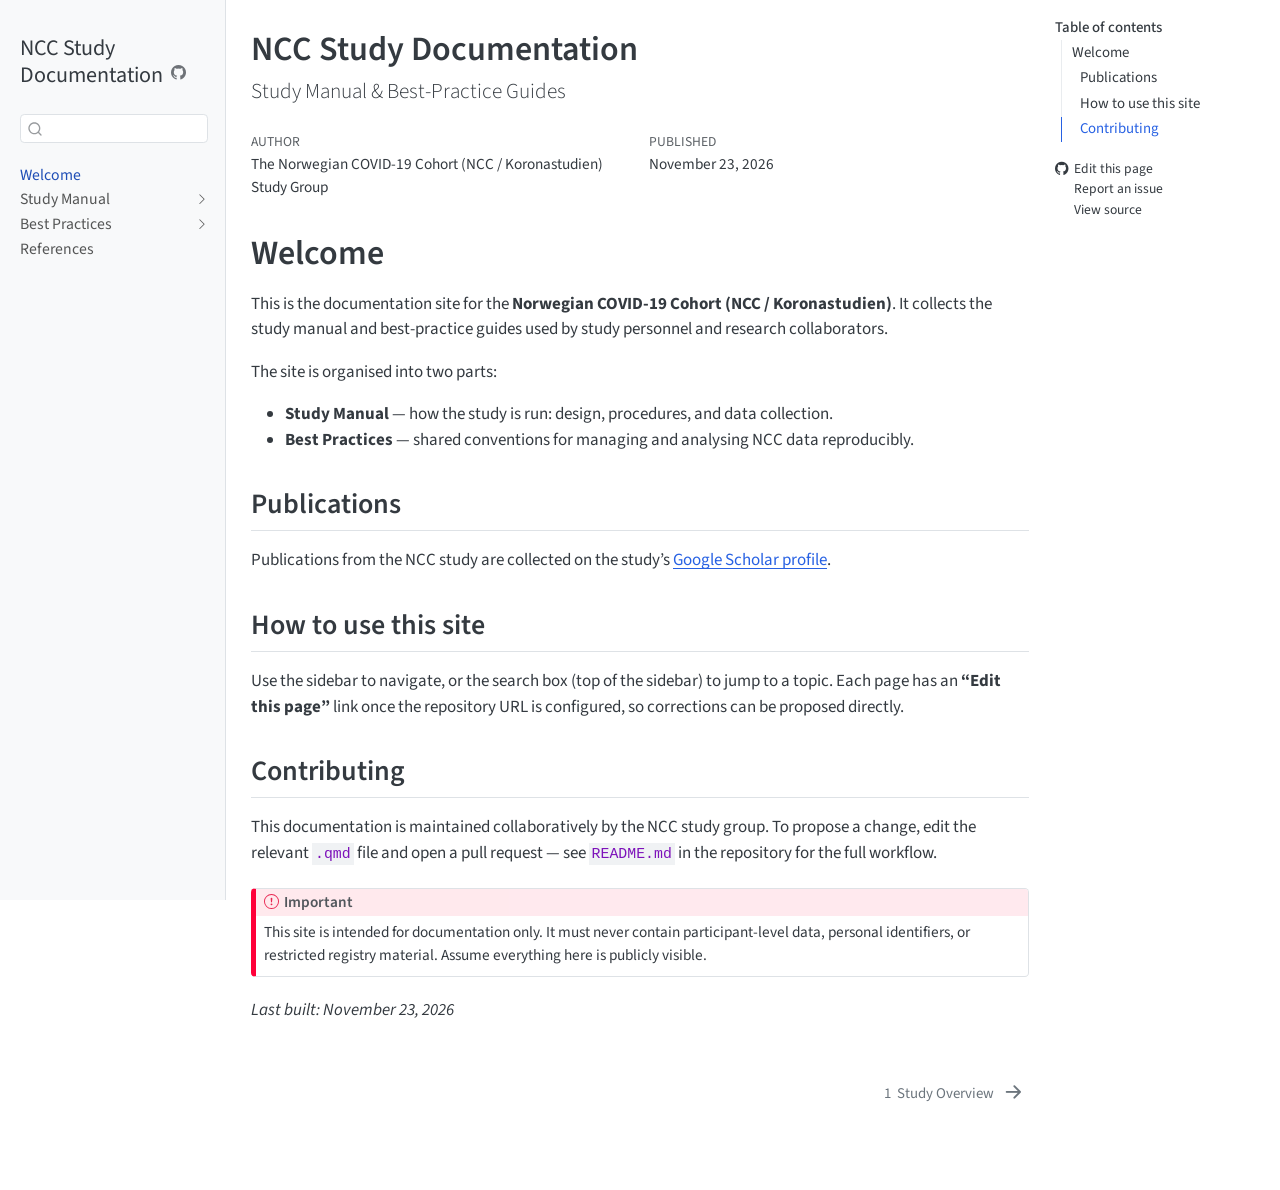
<file: index.html>
<!DOCTYPE html>
<html xmlns="http://www.w3.org/1999/xhtml" lang="en" xml:lang="en"><head>

<meta charset="utf-8">
<meta name="generator" content="quarto-1.11.9">

<meta name="viewport" content="width=device-width, initial-scale=1.0, user-scalable=yes">

<meta name="author" content="The Norwegian COVID-19 Cohort (NCC / Koronastudien) Study Group">
<meta name="dcterms.date" content="2026-11-23">

<title>NCC Study Documentation</title>
<style>
/* Default styles provided by pandoc.
** See https://pandoc.org/MANUAL.html#variables-for-html for config info.
*/
span.smallcaps{font-variant: small-caps;}
div.columns{display: flex; gap: 1.5em;}
div.column{flex: auto;}
@media screen {
div.columns{gap: min(4vw, 1.5em);}
div.column{overflow-x: auto;}
}
div.hanging-indent{margin-left: 1.5em; text-indent: -1.5em;}
ul.task-list{list-style: none;}
ul.task-list li input[type="checkbox"] {
  width: 0.8em;
  margin: 0 0.8em 0.2em -1em; /* quarto-specific, see https://github.com/quarto-dev/quarto-cli/issues/4556 */ 
  vertical-align: middle;
}
</style>


<script src="site_libs/quarto-nav/quarto-nav.js"></script>
<script src="site_libs/quarto-nav/headroom.min.js"></script>
<script src="site_libs/clipboard/clipboard.min.js"></script>
<script src="site_libs/quarto-search/autocomplete.umd.js"></script>
<script src="site_libs/quarto-search/fuse.min.js"></script>
<script src="site_libs/quarto-search/quarto-search.js"></script>
<meta name="quarto:offset" content="./">
<link href="./manual/study-overview.html" rel="next">
<script src="site_libs/quarto-html/quarto.js" type="module"></script>
<script src="site_libs/quarto-html/tabsets/tabsets.js" type="module"></script>
<script src="site_libs/quarto-html/scrollable-regions/scrollable-regions.js" type="module"></script>
<script src="site_libs/quarto-html/popper.min.js"></script>
<script src="site_libs/quarto-html/tippy.umd.min.js"></script>
<script src="site_libs/quarto-html/anchor.min.js"></script>
<link href="site_libs/quarto-html/tippy.css" rel="stylesheet">
<link href="site_libs/quarto-html/quarto-syntax-highlighting-63b5708e65d6cd79cd7618c58d0c21e7.css" rel="stylesheet" id="quarto-text-highlighting-styles">
<script src="site_libs/bootstrap/bootstrap.min.js"></script>
<link href="site_libs/bootstrap/bootstrap-icons.css" rel="stylesheet">
<link href="site_libs/bootstrap/bootstrap-a71520af13e4c6b5a7ac03cb4efe7867.min.css" rel="stylesheet" append-hash="true" id="quarto-bootstrap" data-mode="light">
<script id="quarto-search-options" type="application/json">{
  "location": "sidebar",
  "copy-button": false,
  "collapse-after": 3,
  "panel-placement": "start",
  "type": "textbox",
  "limit": 50,
  "keyboard-shortcut": [
    "f",
    "/",
    "s"
  ],
  "show-item-context": false,
  "language": {
    "search-no-results-text": "No results",
    "search-matching-documents-text": "matching documents",
    "search-copy-link-title": "Copy link to search",
    "search-hide-matches-text": "Hide additional matches",
    "search-more-match-text": "more match in this document",
    "search-more-matches-text": "more matches in this document",
    "search-clear-button-title": "Clear",
    "search-text-placeholder": "",
    "search-detached-cancel-button-title": "Cancel",
    "search-submit-button-title": "Submit",
    "search-label": "Search"
  }
}</script>


<link rel="stylesheet" href="styles.css">
</head>

<body class="nav-sidebar docked quarto-light"><a id="quarto-skip-link" class="visually-hidden-focusable" href="#quarto-document-content">Skip to main content</a>

<div id="quarto-search-results"></div>
  <header id="quarto-header" class="headroom fixed-top">
  <nav class="quarto-secondary-nav" aria-label="Toolbar">
    <div class="container-fluid d-flex">
      <button type="button" class="quarto-btn-toggle btn" data-bs-toggle="collapse" role="button" data-bs-target=".quarto-sidebar-collapse-item" aria-controls="quarto-sidebar" aria-expanded="false" aria-label="Toggle sidebar navigation" onclick="if (window.quartoToggleHeadroom) { window.quartoToggleHeadroom(); }">
        <i class="bi bi-layout-text-sidebar-reverse"></i>
      </button>
        <nav class="quarto-page-breadcrumbs" aria-label="Breadcrumbs"><ol class="breadcrumb"><li class="breadcrumb-item"><a href="./index.html">Welcome</a></li></ol></nav>
        <a class="flex-grow-1" data-bs-toggle="collapse" data-bs-target=".quarto-sidebar-collapse-item" onclick="if (window.quartoToggleHeadroom) { window.quartoToggleHeadroom(); }">      
        </a>
      <button type="button" class="btn quarto-search-button" aria-label="Search" onclick="window.quartoOpenSearch();">
        <i class="bi bi-search"></i>
      </button>
    </div>
  </nav>
</header>
<!-- content -->
<div id="quarto-content" class="quarto-container page-columns page-rows-contents page-layout-article">
<!-- sidebar -->
  <nav id="quarto-sidebar" class="sidebar collapse collapse-horizontal quarto-sidebar-collapse-item sidebar-navigation docked overflow-auto" aria-label="Site">
    <div class="pt-lg-2 mt-2 text-left sidebar-header">
    <div class="sidebar-title mb-0 py-0">
      <a href="./">NCC Study Documentation</a> 
        <div class="sidebar-tools-main">
    <a href="https://github.com/ncc-study/ncc-docs" title="Source Code" class="quarto-navigation-tool px-1" aria-label="Source Code"><i class="bi bi-github"></i></a>
</div>
    </div>
      </div>
        <div class="mt-2 flex-shrink-0 align-items-center">
        <div class="sidebar-search">
        <div id="quarto-search" class="" title="Search"></div>
        </div>
        </div>
    <div class="sidebar-menu-container"> 
    <ul class="list-unstyled mt-1">
        <li class="sidebar-item">
  <div class="sidebar-item-container"> 
  <a href="./index.html" class="sidebar-item-text sidebar-link active">
 <span class="menu-text">Welcome</span></a>
  </div>
</li>
        <li class="sidebar-item sidebar-item-section">
      <div class="sidebar-item-container"> 
            <button type="button" class="sidebar-item-text sidebar-item-toggle sidebar-link text-start collapsed" data-bs-toggle="collapse" data-bs-target="#quarto-sidebar-section-1" aria-controls="quarto-sidebar-section-1" aria-expanded="false">
 <span class="menu-text" id="quarto-sidebar-section-1-label">Study Manual</span><i class="bi bi-chevron-right" aria-hidden="true"></i></button>
      </div>
      <ul id="quarto-sidebar-section-1" aria-labelledby="quarto-sidebar-section-1-label" class="collapse list-unstyled sidebar-section depth1 ">  
          <li class="sidebar-item">
  <div class="sidebar-item-container"> 
  <a href="./manual/study-overview.html" class="sidebar-item-text sidebar-link">
 <span class="menu-text"><span class="chapter-number">1</span>&nbsp; <span class="chapter-title">Study Overview</span></span></a>
  </div>
</li>
          <li class="sidebar-item">
  <div class="sidebar-item-container"> 
  <a href="./manual/data-collection.html" class="sidebar-item-text sidebar-link">
 <span class="menu-text"><span class="chapter-number">2</span>&nbsp; <span class="chapter-title">Data collection</span></span></a>
  </div>
</li>
      </ul>
  </li>
        <li class="sidebar-item sidebar-item-section">
      <div class="sidebar-item-container"> 
            <button type="button" class="sidebar-item-text sidebar-item-toggle sidebar-link text-start collapsed" data-bs-toggle="collapse" data-bs-target="#quarto-sidebar-section-2" aria-controls="quarto-sidebar-section-2" aria-expanded="false">
 <span class="menu-text" id="quarto-sidebar-section-2-label">Best Practices</span><i class="bi bi-chevron-right" aria-hidden="true"></i></button>
      </div>
      <ul id="quarto-sidebar-section-2" aria-labelledby="quarto-sidebar-section-2-label" class="collapse list-unstyled sidebar-section depth1 ">  
          <li class="sidebar-item">
  <div class="sidebar-item-container"> 
  <a href="./best-practices/data-management.html" class="sidebar-item-text sidebar-link">
 <span class="menu-text"><span class="chapter-number">3</span>&nbsp; <span class="chapter-title">Data management</span></span></a>
  </div>
</li>
          <li class="sidebar-item">
  <div class="sidebar-item-container"> 
  <a href="./best-practices/reproducible-analysis.html" class="sidebar-item-text sidebar-link">
 <span class="menu-text"><span class="chapter-number">4</span>&nbsp; <span class="chapter-title">Reproducible Analysis</span></span></a>
  </div>
</li>
          <li class="sidebar-item">
  <div class="sidebar-item-container"> 
  <a href="./best-practices/analysis-workflow.html" class="sidebar-item-text sidebar-link">
 <span class="menu-text"><span class="chapter-number">5</span>&nbsp; <span class="chapter-title">Analysis workflow</span></span></a>
  </div>
</li>
      </ul>
  </li>
        <li class="sidebar-item">
  <div class="sidebar-item-container"> 
  <a href="./references.html" class="sidebar-item-text sidebar-link">
 <span class="menu-text">References</span></a>
  </div>
</li>
    </ul>
    </div>
</nav>
<div id="quarto-sidebar-glass" class="quarto-sidebar-collapse-item" data-bs-toggle="collapse" data-bs-target=".quarto-sidebar-collapse-item"></div>
<!-- margin-sidebar -->
    <div id="quarto-margin-sidebar" class="sidebar margin-sidebar">
        <nav id="TOC" role="doc-toc" aria-labelledby="toc-title" class="toc-active">
    <h2 id="toc-title">Table of contents</h2>
   
  <ul>
  <li><a href="#welcome" id="toc-welcome" class="nav-link active" data-scroll-target="#welcome">Welcome</a>
  <ul class="collapse">
  <li><a href="#publications" id="toc-publications" class="nav-link" data-scroll-target="#publications">Publications</a></li>
  <li><a href="#how-to-use-this-site" id="toc-how-to-use-this-site" class="nav-link" data-scroll-target="#how-to-use-this-site">How to use this site</a></li>
  <li><a href="#contributing" id="toc-contributing" class="nav-link" data-scroll-target="#contributing">Contributing</a></li>
  </ul></li>
  </ul>
<div class="toc-actions"><ul><li><a href="https://github.com/ncc-study/ncc-docs/edit/main/index.qmd" class="toc-action"><i class="bi bi-github"></i>Edit this page</a></li><li><a href="https://github.com/ncc-study/ncc-docs/issues/new" class="toc-action"><i class="bi empty"></i>Report an issue</a></li><li><a href="https://github.com/ncc-study/ncc-docs/blob/main/index.qmd" class="toc-action"><i class="bi empty"></i>View source</a></li></ul></div></nav>
    </div>
<!-- main -->
<main class="content" id="quarto-document-content" tabindex="-1">

<header id="title-block-header" class="quarto-title-block default">
<div class="quarto-title">
<h1 class="title">NCC Study Documentation</h1>
<p class="subtitle lead">Study Manual &amp; Best-Practice Guides</p>
</div>



<div class="quarto-title-meta">

    <div>
    <div class="quarto-title-meta-heading">Author</div>
    <div class="quarto-title-meta-contents">
             <p>The Norwegian COVID-19 Cohort (NCC / Koronastudien) Study Group </p>
          </div>
  </div>
    
    <div>
    <div class="quarto-title-meta-heading">Published</div>
    <div class="quarto-title-meta-contents">
      <p class="date">November 23, 2026</p>
    </div>
  </div>
  
    
  </div>
  


</header>


<section id="welcome" class="level1 unnumbered">
<h1 class="unnumbered">Welcome</h1>
<p>This is the documentation site for the <strong>Norwegian COVID-19 Cohort (NCC / Koronastudien)</strong>. It collects the study manual and best-practice guides used by study personnel and research collaborators.</p>
<p>The site is organised into two parts:</p>
<ul>
<li><strong>Study Manual</strong> — how the study is run: design, procedures, and data collection.</li>
<li><strong>Best Practices</strong> — shared conventions for managing and analysing NCC data reproducibly.</li>
</ul>
<section id="publications" class="level2">
<h2 class="anchored" data-anchor-id="publications">Publications</h2>
<p>Publications from the NCC study are collected on the study’s <a href="https://scholar.google.com/citations?user=SLJhEk0AAAAJ">Google Scholar profile</a>.</p>
<!-- Google Scholar bibliometrics, included on the landing page (index.qmd).

This file is overwritten during every publish run by
scripts/fetch_scholar_metrics.py; the overwritten copy is used only for
that build and is not committed. What is committed here is the fallback
shown when the fetch fails (Google Scholar often blocks CI runners).

To refresh the fallback, run the script locally and commit the result
through a pull request:

    pip install -r scripts/requirements.txt
    python scripts/fetch_scholar_metrics.py SLJhEk0AAAAJ

While this file holds only this comment, no metrics are shown. -->
</section>
<section id="how-to-use-this-site" class="level2">
<h2 class="anchored" data-anchor-id="how-to-use-this-site">How to use this site</h2>
<p>Use the sidebar to navigate, or the search box (top of the sidebar) to jump to a topic. Each page has an <strong>“Edit this page”</strong> link once the repository URL is configured, so corrections can be proposed directly.</p>
</section>
<section id="contributing" class="level2">
<h2 class="anchored" data-anchor-id="contributing">Contributing</h2>
<p>This documentation is maintained collaboratively by the NCC study group. To propose a change, edit the relevant <code>.qmd</code> file and open a pull request — see <code>README.md</code> in the repository for the full workflow.</p>
<div class="callout callout-style-default callout-important callout-titled">
<div class="callout-header d-flex align-content-center">
<div class="callout-icon-container">
<i class="callout-icon"></i>
</div>
<div class="callout-title-container flex-fill">
Important
</div>
</div>
<div class="callout-body-container callout-body">
<p>This site is intended for documentation only. It must never contain participant-level data, personal identifiers, or restricted registry material. Assume everything here is publicly visible.</p>
</div>
</div>
<p><em>Last built: November 23, 2026</em></p>


</section>
</section>

</main> <!-- /main -->
<script id="quarto-html-after-body" type="application/javascript">
  window.document.addEventListener("DOMContentLoaded", function (event) {
    const icon = "";
    const anchorJS = new window.AnchorJS();
    anchorJS.options = {
      placement: 'right',
      icon: icon
    };
    anchorJS.add('.anchored');
    const isCodeAnnotation = (el) => {
      for (const clz of el.classList) {
        if (clz.startsWith('code-annotation-')) {                     
          return true;
        }
      }
      return false;
    }
    const onCopySuccess = function(e) {
      // button target
      const button = e.trigger;
      // don't keep focus
      button.blur();
      // flash "checked"
      button.classList.add('code-copy-button-checked');
      var currentTitle = button.getAttribute("title");
      button.setAttribute("title", "Copied!");
      let tooltip;
      if (window.bootstrap) {
        button.setAttribute("data-bs-toggle", "tooltip");
        button.setAttribute("data-bs-placement", "left");
        button.setAttribute("data-bs-title", "Copied!");
        tooltip = new bootstrap.Tooltip(button, 
          { trigger: "manual", 
            customClass: "code-copy-button-tooltip",
            offset: [0, -8]});
        tooltip.show();    
      }
      setTimeout(function() {
        if (tooltip) {
          tooltip.hide();
          button.removeAttribute("data-bs-title");
          button.removeAttribute("data-bs-toggle");
          button.removeAttribute("data-bs-placement");
        }
        button.setAttribute("title", currentTitle);
        button.classList.remove('code-copy-button-checked');
      }, 1000);
      // clear code selection
      e.clearSelection();
    }
    const getTextToCopy = function(trigger) {
      const outerScaffold = trigger.parentElement.cloneNode(true);
      const codeEl = outerScaffold.querySelector('code');
      for (const childEl of codeEl.children) {
        if (isCodeAnnotation(childEl)) {
          childEl.remove();
        }
      }
      return codeEl.innerText;
    }
    const clipboard = new window.ClipboardJS('.code-copy-button:not([data-in-quarto-modal])', {
      text: getTextToCopy
    });
    clipboard.on('success', onCopySuccess);
    if (window.document.getElementById('quarto-embedded-source-code-modal')) {
      const clipboardModal = new window.ClipboardJS('.code-copy-button[data-in-quarto-modal]', {
        text: getTextToCopy,
        container: window.document.getElementById('quarto-embedded-source-code-modal')
      });
      clipboardModal.on('success', onCopySuccess);
    }
      var localhostRegex = new RegExp(/^(?:http|https):\/\/localhost\:?[0-9]*\//);
      var mailtoRegex = new RegExp(/^mailto:/);
        var filterRegex = new RegExp('/' + window.location.host + '/');
      var isInternal = (href) => {
          return filterRegex.test(href) || localhostRegex.test(href) || mailtoRegex.test(href);
      }
      // Inspect non-navigation links and adorn them if external
      window.quartoDecorateExternalLinks = function (root) {
     var links = (root || window.document).querySelectorAll('a[href]:not(.nav-link):not(.navbar-brand):not(.toc-action):not(.sidebar-link):not(.sidebar-item-toggle):not(.pagination-link):not(.no-external):not([aria-hidden]):not(.dropdown-item):not(.quarto-navigation-tool):not(.about-link)');
      for (var i=0; i<links.length; i++) {
        const link = links[i];
        if (!isInternal(link.href)) {
          // undo the damage that might have been done by quarto-nav.js in the case of
          // links that we want to consider external
          if (link.dataset.originalHref !== undefined) {
            link.href = link.dataset.originalHref;
          }
          if (!link.classList.contains('no-external-icon')) {
          }
        }
      }
      };
      window.quartoDecorateExternalLinks(window.document);
    // Esc closes the popup (WCAG 1.4.13) and focus leaving both trigger and
    // popup closes it (WCAG 2.4.11); tippy handles neither for interactive popups.
    const hideOnEscAndFocusOut = {
      name: 'hideOnEscAndFocusOut',
      defaultValue: true,
      fn(instance) {
        const dismiss = () => {
          // A show scheduled by the trigger delay would otherwise reopen it
          instance.clearDelayTimeouts();
          instance.hide();
        };
        const onKeyDown = (event) => {
          if (event.key !== 'Escape') {
            return;
          }
          // Keep Esc from also reaching page handlers (e.g. reveal.js overview),
          // except an open reveal.js slide menu, which Esc should close too.
          // The menu handles keys only when its keyboard option is on.
          const menuHandlesEsc = window.Reveal?.getPlugin?.('menu')?.isOpen() &&
            window.Reveal.getConfig().menu?.keyboard !== false;
          if (!menuHandlesEsc) {
            event.stopPropagation();
          }
          if (instance.popper.contains(window.document.activeElement)) {
            // Disabled while refocusing so the focus trigger does not reopen it
            instance.disable();
            instance.reference.focus();
            instance.enable();
          }
          dismiss();
        };
        const onFocusOut = (event) => {
          const target = event.relatedTarget;
          if (target && !instance.reference.contains(target) &&
              !instance.popper.contains(target)) {
            dismiss();
          }
        };
        // On the trigger too: a click trigger (code-annotations: select) has no
        // blur handling. Attached for the instance's lifetime so leaving the
        // trigger also cancels a show still pending on the trigger delay.
        instance.reference.addEventListener('focusout', onFocusOut);
        return {
          onShow() {
            window.document.addEventListener('keydown', onKeyDown, true);
            instance.popper.addEventListener('focusout', onFocusOut);
          },
          onHide() {
            window.document.removeEventListener('keydown', onKeyDown, true);
            instance.popper.removeEventListener('focusout', onFocusOut);
          },
          onDestroy() {
            instance.reference.removeEventListener('focusout', onFocusOut);
          },
        };
      },
    };
    function tippyHover(el, contentFn, onTriggerFn, onUntriggerFn) {
      const config = {
        allowHTML: true,
        maxWidth: 500,
        delay: 100,
        arrow: false,
        appendTo: function(el) {
            return el.parentElement;
        },
        interactive: true,
        interactiveBorder: 10,
        theme: 'quarto',
        placement: 'bottom-start',
        plugins: [hideOnEscAndFocusOut],
      };
      if (contentFn) {
        config.content = contentFn;
      }
      if (onTriggerFn) {
        config.onTrigger = onTriggerFn;
      }
      if (onUntriggerFn) {
        config.onUntrigger = onUntriggerFn;
      }
      window.tippy(el, config); 
    }
    const noterefs = window.document.querySelectorAll('a[role="doc-noteref"]');
    for (var i=0; i<noterefs.length; i++) {
      const ref = noterefs[i];
      tippyHover(ref, function() {
        // use id or data attribute instead here
        let href = ref.getAttribute('data-footnote-href') || ref.getAttribute('href');
        try { href = new URL(href).hash; } catch {}
        const id = href.replace(/^#\/?/, "");
        const note = window.document.getElementById(id);
        if (note) {
          return note.innerHTML;
        } else {
          return "";
        }
      });
    }
    const xrefs = window.document.querySelectorAll('a.quarto-xref');
    const processXRef = (id, note) => {
      // Strip column container classes
      const stripColumnClz = (el) => {
        el.classList.remove("page-full", "page-columns");
        if (el.children) {
          for (const child of el.children) {
            stripColumnClz(child);
          }
        }
      }
      stripColumnClz(note)
      if (id === null || id.startsWith('sec-')) {
        // Special case sections, only their first couple elements
        const container = document.createElement("div");
        if (note.children && note.children.length > 2) {
          container.appendChild(note.children[0].cloneNode(true));
          for (let i = 1; i < note.children.length; i++) {
            const child = note.children[i];
            if (child.tagName === "P" && child.innerText === "") {
              continue;
            } else {
              container.appendChild(child.cloneNode(true));
              break;
            }
          }
          if (window.Quarto?.typesetMath) {
            window.Quarto.typesetMath(container);
          }
          return container.innerHTML
        } else {
          if (window.Quarto?.typesetMath) {
            window.Quarto.typesetMath(note);
          }
          return note.innerHTML;
        }
      } else {
        // Remove any anchor links if they are present
        const anchorLink = note.querySelector('a.anchorjs-link');
        if (anchorLink) {
          anchorLink.remove();
        }
        if (window.Quarto?.typesetMath) {
          window.Quarto.typesetMath(note);
        }
        if (note.classList.contains("callout")) {
          return note.outerHTML;
        } else {
          return note.innerHTML;
        }
      }
    }
    for (var i=0; i<xrefs.length; i++) {
      const xref = xrefs[i];
      tippyHover(xref, undefined, function(instance) {
        instance.disable();
        let url = xref.getAttribute('href');
        let hash = undefined; 
        if (url.startsWith('#')) {
          hash = url;
        } else {
          try { hash = new URL(url).hash; } catch {}
        }
        if (hash) {
          const id = hash.replace(/^#\/?/, "");
          const note = window.document.getElementById(id);
          if (note !== null) {
            try {
              const html = processXRef(id, note.cloneNode(true));
              instance.setContent(html);
            } finally {
              instance.enable();
              instance.show();
            }
          } else {
            // See if we can fetch this
            fetch(url.split('#')[0])
            .then(res => res.text())
            .then(html => {
              const parser = new DOMParser();
              const htmlDoc = parser.parseFromString(html, "text/html");
              const note = htmlDoc.getElementById(id);
              if (note !== null) {
                const html = processXRef(id, note);
                instance.setContent(html);
              } 
            }).finally(() => {
              instance.enable();
              instance.show();
            });
          }
        } else {
          // See if we can fetch a full url (with no hash to target)
          // This is a special case and we should probably do some content thinning / targeting
          fetch(url)
          .then(res => res.text())
          .then(html => {
            const parser = new DOMParser();
            const htmlDoc = parser.parseFromString(html, "text/html");
            const note = htmlDoc.querySelector('main.content');
            if (note !== null) {
              // This should only happen for chapter cross references
              // (since there is no id in the URL)
              // remove the first header
              if (note.children.length > 0 && note.children[0].tagName === "HEADER") {
                note.children[0].remove();
              }
              const html = processXRef(null, note);
              instance.setContent(html);
            } 
          }).finally(() => {
            instance.enable();
            instance.show();
          });
        }
      }, function(instance) {
      });
    }
        let selectedAnnoteEl;
        const selectorForAnnotation = ( cell, annotation) => {
          let cellAttr = 'data-code-cell="' + cell + '"';
          let lineAttr = 'data-code-annotation="' +  annotation + '"';
          const selector = 'span[' + cellAttr + '][' + lineAttr + ']';
          return selector;
        }
        const selectCodeLines = (annoteEl) => {
          const doc = window.document;
          const targetCell = annoteEl.getAttribute("data-target-cell");
          const targetAnnotation = annoteEl.getAttribute("data-target-annotation");
          const annoteSpan = window.document.querySelector(selectorForAnnotation(targetCell, targetAnnotation));
          const lines = annoteSpan.getAttribute("data-code-lines").split(",");
          const lineIds = lines.map((line) => {
            return targetCell + "-" + line;
          })
          // Each band is positioned against its own containing block, which is
          // not the offsetParent of the lines, so place it from client rects.
          const placeBand = (band, firstEl, lastEl, codeBlock) => {
            const container = band.offsetParent;
            if (container === null) {
              return;
            }
            const containerRect = container.getBoundingClientRect();
            // Reveal.js scales slides with a transform, so convert client
            // pixels back to the CSS pixels of the container.
            const scale = containerRect.height / container.offsetHeight || 1;
            const firstRect = firstEl.getBoundingClientRect();
            const lastRect = lastEl.getBoundingClientRect();
            const top = (firstRect.top - containerRect.top) / scale - container.clientTop + container.scrollTop;
            const height = (lastRect.bottom - firstRect.top) / scale;
            band.style.top = top - 2 + "px";
            band.style.height = height + 4 + "px";
            if (codeBlock) {
              // Without the copy button wrapper, the containing block is wider
              // than the code block, so span the code block explicitly.
              const blockRect = codeBlock.getBoundingClientRect();
              band.style.left = (blockRect.left - containerRect.left) / scale - container.clientLeft + container.scrollLeft + "px";
              band.style.width = blockRect.width / scale + "px";
            }
          };
          if (lineIds.length > 0) {
            const el = window.document.getElementById(lineIds[0]);
            const lastEl = window.document.getElementById(lineIds[lineIds.length - 1]);
            const parent = el.parentElement.parentElement;
            // cook up a div (if necessary) and position it
            let div = window.document.getElementById("code-annotation-line-highlight");
            if (div === null) {
              div = window.document.createElement("div");
              div.setAttribute("id", "code-annotation-line-highlight");
              div.style.position = 'absolute';
              parent.appendChild(div);
            }
            placeBand(div, el, lastEl, parent.closest("div.sourceCode") || parent);
            let gutterDiv = window.document.getElementById("code-annotation-line-highlight-gutter");
            if (gutterDiv === null) {
              gutterDiv = window.document.createElement("div");
              gutterDiv.setAttribute("id", "code-annotation-line-highlight-gutter");
              gutterDiv.style.position = 'absolute';
              const codeCell = window.document.getElementById(targetCell);
              const gutter = codeCell.querySelector('.code-annotation-gutter');
              gutter.appendChild(gutterDiv);
            }
            placeBand(gutterDiv, el, lastEl);
            selectedAnnoteEl = annoteEl;
          }
        };
        const unselectCodeLines = () => {
          const elementsIds = ["code-annotation-line-highlight", "code-annotation-line-highlight-gutter"];
          elementsIds.forEach((elId) => {
            const div = window.document.getElementById(elId);
            if (div) {
              div.remove();
            }
          });
          selectedAnnoteEl = undefined;
        };
          // Handle positioning of the toggle
      window.addEventListener(
        "resize",
        throttle(() => {
          elRect = undefined;
          if (selectedAnnoteEl) {
            selectCodeLines(selectedAnnoteEl);
          }
        }, 10)
      );
      function throttle(fn, ms) {
      let throttle = false;
      let timer;
        return (...args) => {
          if(!throttle) { // first call gets through
              fn.apply(this, args);
              throttle = true;
          } else { // all the others get throttled
              if(timer) clearTimeout(timer); // cancel #2
              timer = setTimeout(() => {
                fn.apply(this, args);
                timer = throttle = false;
              }, ms);
          }
        };
      }
        // Attach click handler to the DT
        const annoteDls = window.document.querySelectorAll('dt[data-target-cell]');
        for (const annoteDlNode of annoteDls) {
          annoteDlNode.addEventListener('click', (event) => {
            const clickedEl = event.target;
            if (clickedEl !== selectedAnnoteEl) {
              unselectCodeLines();
              const activeEl = window.document.querySelector('dt[data-target-cell].code-annotation-active');
              if (activeEl) {
                activeEl.classList.remove('code-annotation-active');
              }
              selectCodeLines(clickedEl);
              clickedEl.classList.add('code-annotation-active');
            } else {
              // Unselect the line
              unselectCodeLines();
              clickedEl.classList.remove('code-annotation-active');
            }
          });
        }
    const findCites = (el) => {
      const parentEl = el.parentElement;
      if (parentEl) {
        const cites = parentEl.dataset.cites;
        if (cites) {
          return {
            el,
            cites: cites.split(' ')
          };
        } else {
          return findCites(el.parentElement)
        }
      } else {
        return undefined;
      }
    };
    var bibliorefs = window.document.querySelectorAll('a[role="doc-biblioref"]');
    for (var i=0; i<bibliorefs.length; i++) {
      const ref = bibliorefs[i];
      const citeInfo = findCites(ref);
      if (citeInfo) {
        tippyHover(citeInfo.el, function() {
          var popup = window.document.createElement('div');
          citeInfo.cites.forEach(function(cite) {
            var citeDiv = window.document.createElement('div');
            citeDiv.classList.add('hanging-indent');
            citeDiv.classList.add('csl-entry');
            var biblioDiv = window.document.getElementById('ref-' + cite);
            if (biblioDiv) {
              citeDiv.innerHTML = biblioDiv.innerHTML;
            }
            popup.appendChild(citeDiv);
          });
          return popup.innerHTML;
        });
      }
    }
  });
  </script>
  <script type="application/javascript">
  window.quartoScrollableRegionsLabels = {"code":"Scrollable code","output":"Scrollable output"};
  </script>
<nav class="page-navigation" aria-label="Page">
  <div class="nav-page nav-page-previous">
  </div>
  <div class="nav-page nav-page-next">
      <a href="./manual/study-overview.html" class="pagination-link" aria-label="Study Overview">
        <span class="nav-page-text"><span class="chapter-number">1</span>&nbsp; <span class="chapter-title">Study Overview</span></span> <i class="bi bi-arrow-right-short"></i>
      </a>
  </div>
</nav>
</div> <!-- /content -->




<footer class="footer"><div class="nav-footer"><div class="nav-footer-center"><div class="toc-actions d-sm-block d-md-none"><ul><li><a href="https://github.com/ncc-study/ncc-docs/edit/main/index.qmd" class="toc-action"><i class="bi bi-github"></i>Edit this page</a></li><li><a href="https://github.com/ncc-study/ncc-docs/issues/new" class="toc-action"><i class="bi empty"></i>Report an issue</a></li><li><a href="https://github.com/ncc-study/ncc-docs/blob/main/index.qmd" class="toc-action"><i class="bi empty"></i>View source</a></li></ul></div></div></div></footer></body></html>
</file>
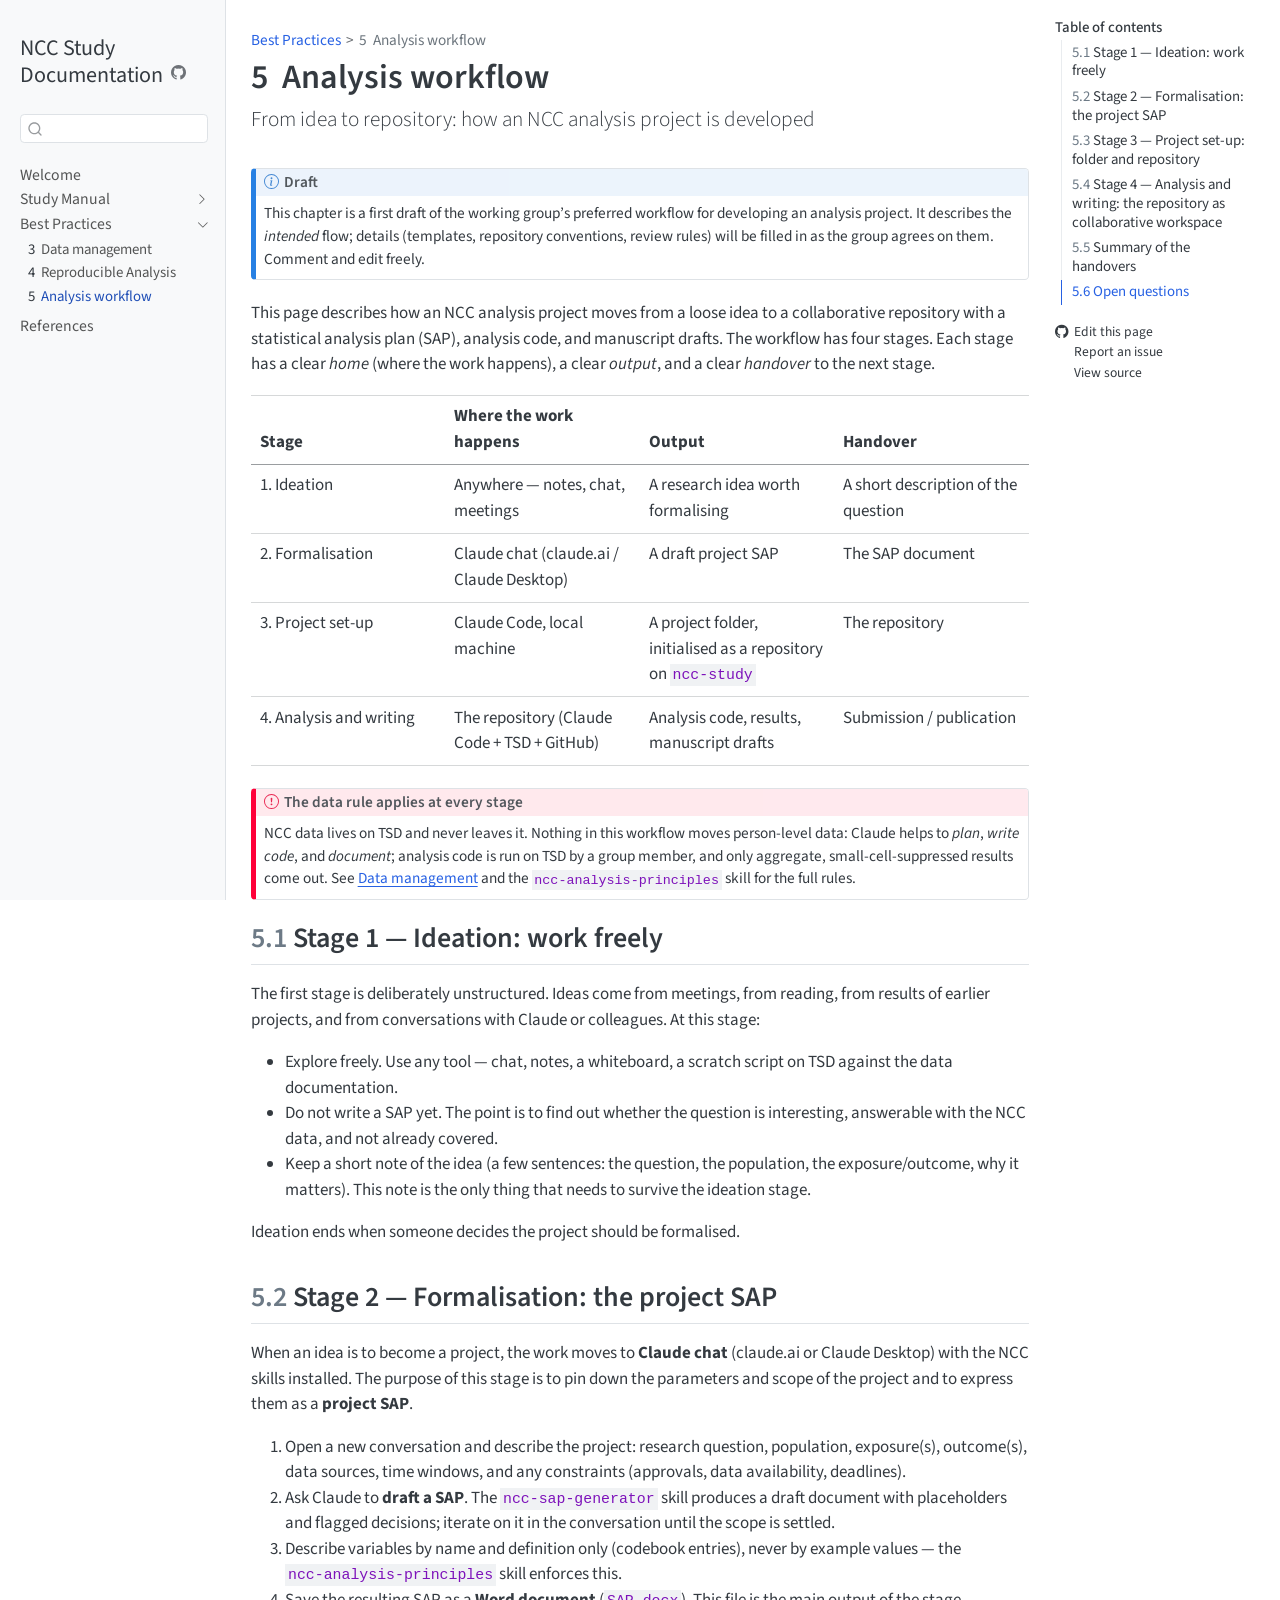
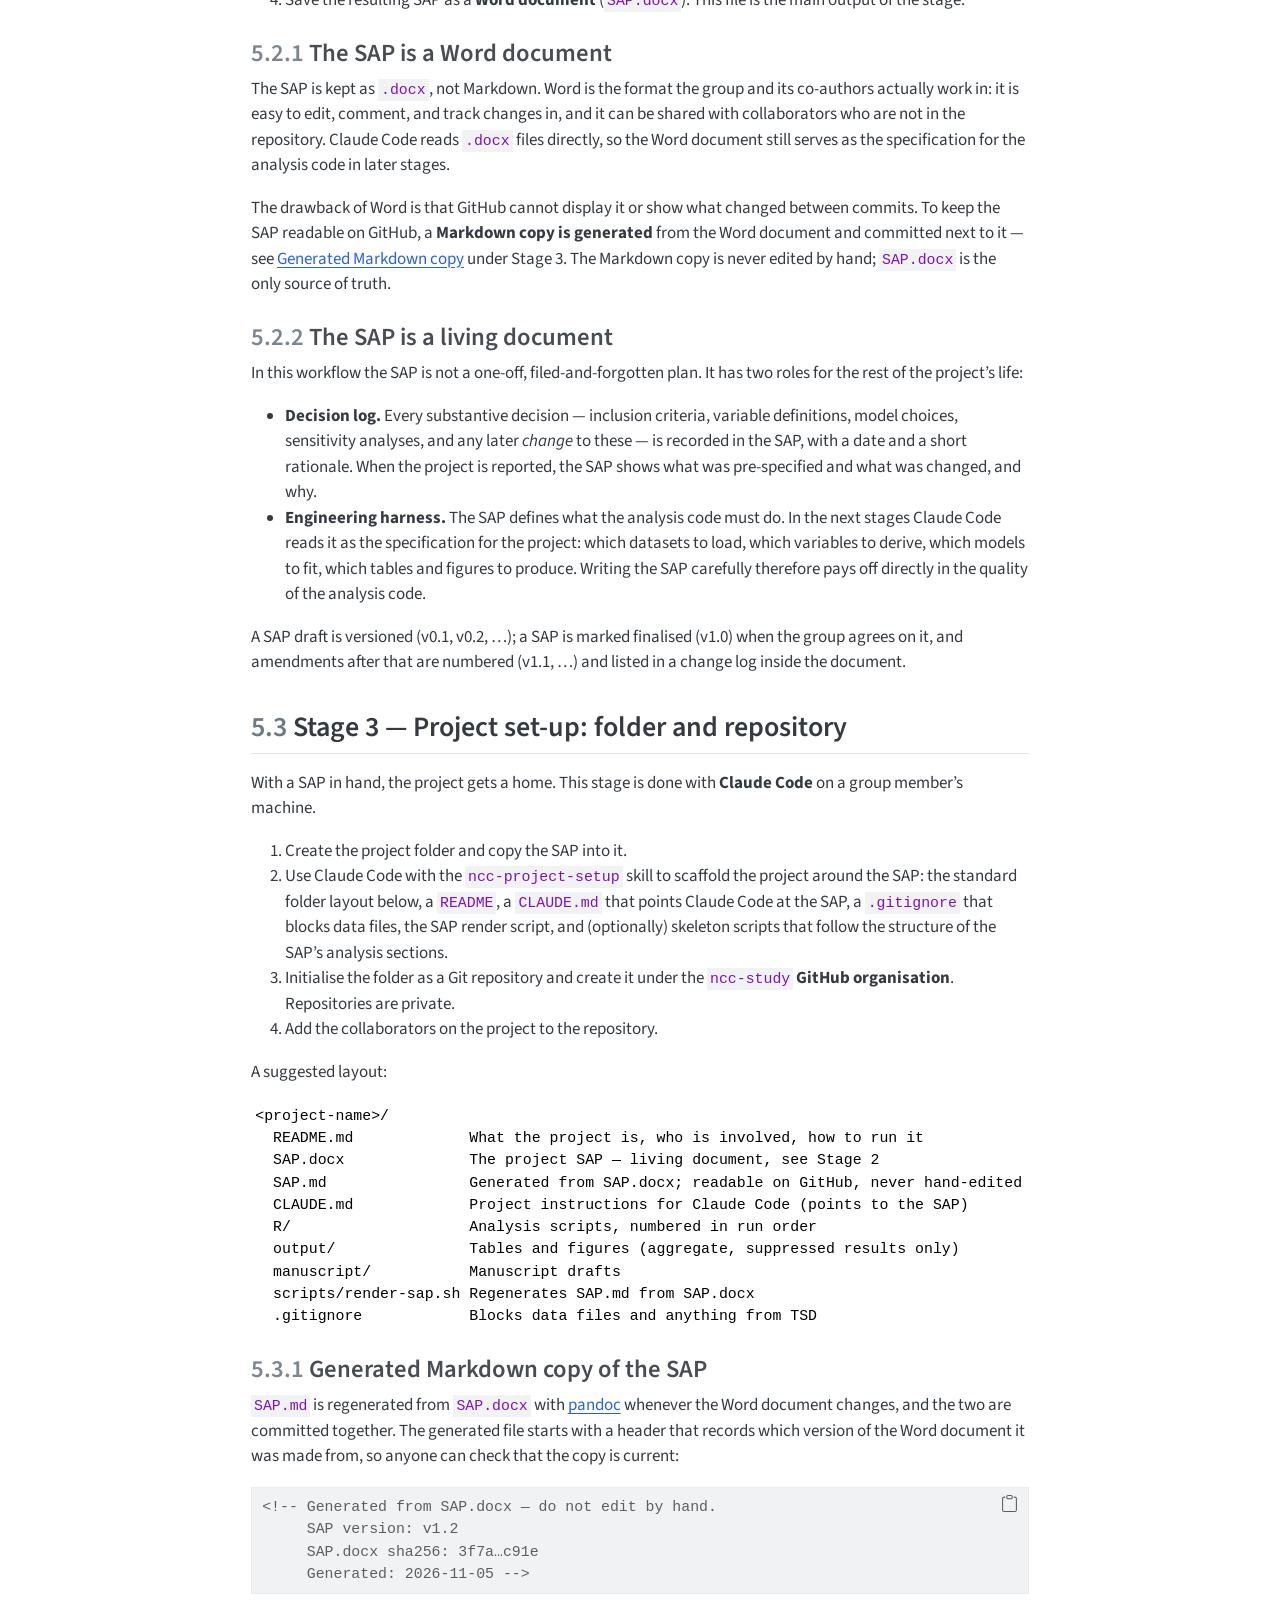
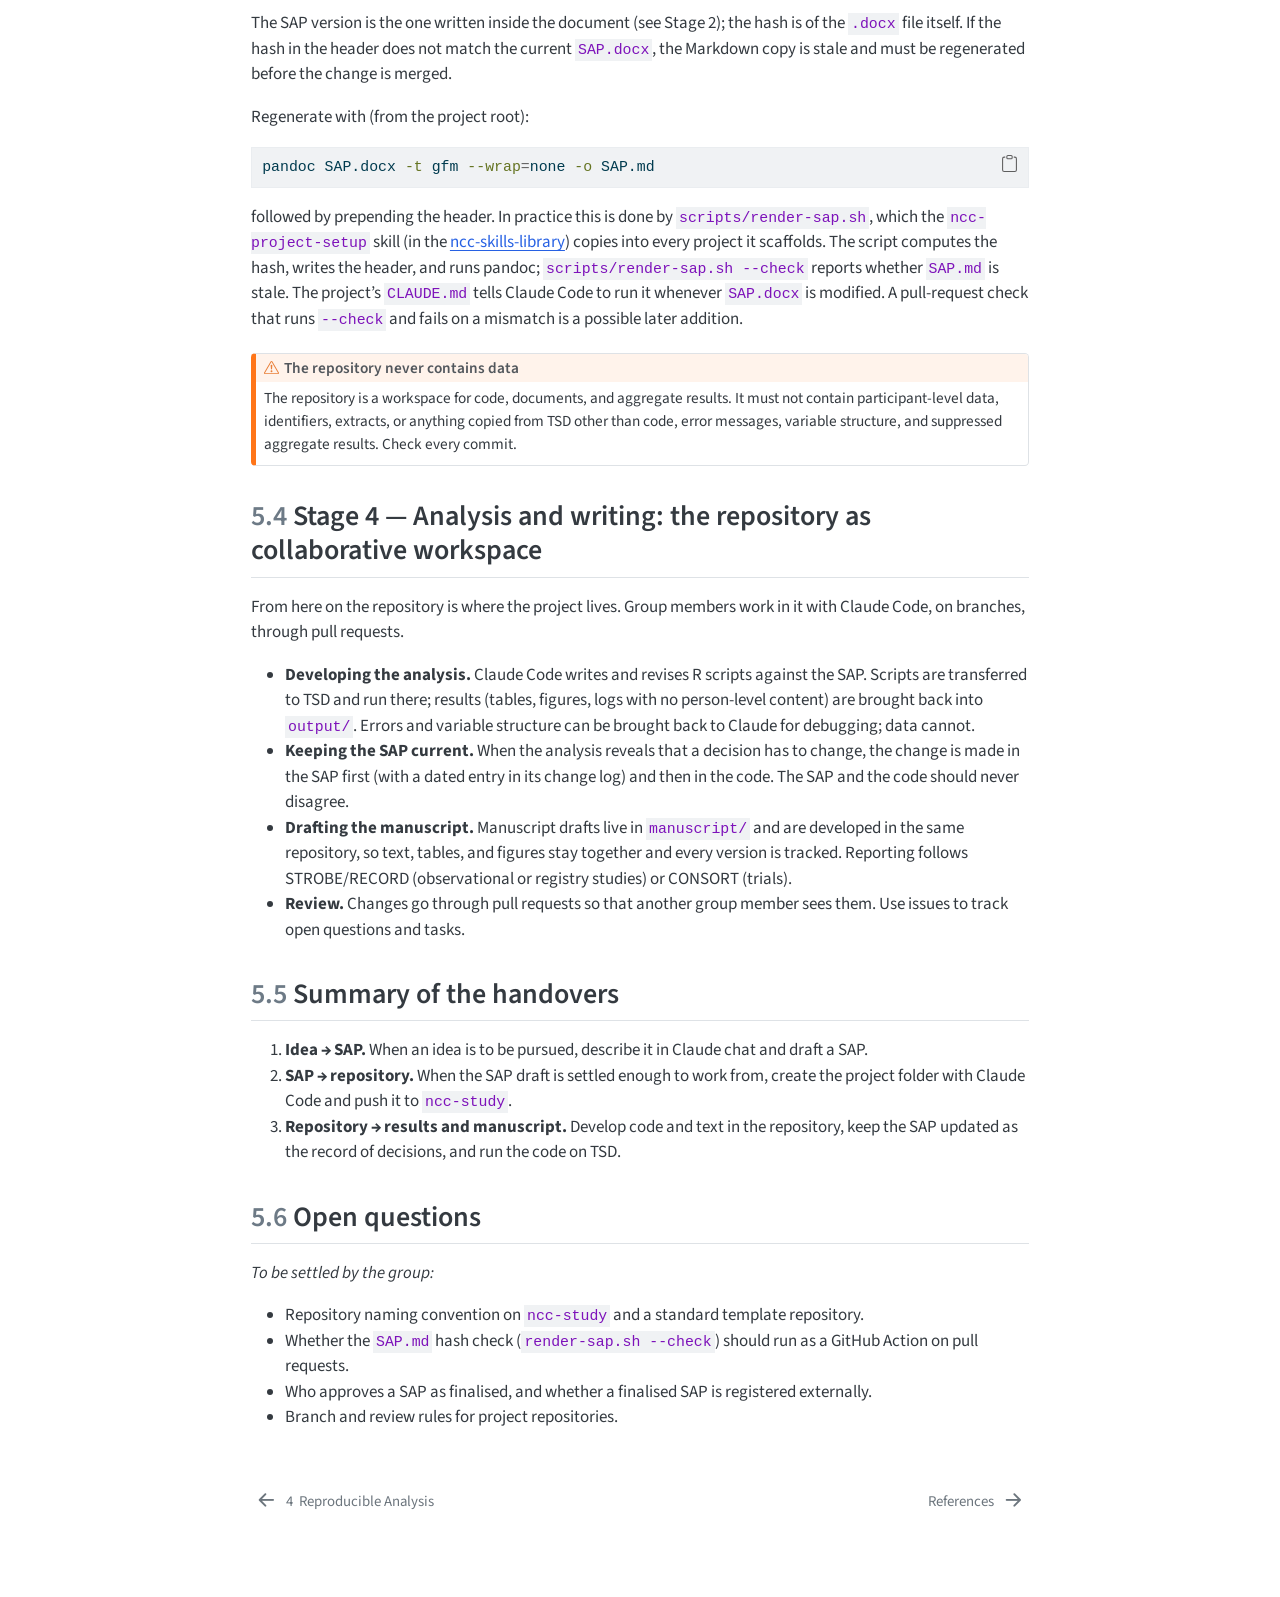
<file: best-practices/analysis-workflow.html>
<!DOCTYPE html>
<html xmlns="http://www.w3.org/1999/xhtml" lang="en" xml:lang="en"><head>

<meta charset="utf-8">
<meta name="generator" content="quarto-1.11.9">

<meta name="viewport" content="width=device-width, initial-scale=1.0, user-scalable=yes">


<title>5&nbsp; Analysis workflow – NCC Study Documentation</title>
<style>
/* Default styles provided by pandoc.
** See https://pandoc.org/MANUAL.html#variables-for-html for config info.
*/
span.smallcaps{font-variant: small-caps;}
div.columns{display: flex; gap: 1.5em;}
div.column{flex: auto;}
@media screen {
div.columns{gap: min(4vw, 1.5em);}
div.column{overflow-x: auto;}
}
div.hanging-indent{margin-left: 1.5em; text-indent: -1.5em;}
ul.task-list{list-style: none;}
ul.task-list li input[type="checkbox"] {
  width: 0.8em;
  margin: 0 0.8em 0.2em -1em; /* quarto-specific, see https://github.com/quarto-dev/quarto-cli/issues/4556 */ 
  vertical-align: middle;
}
/* CSS for syntax highlighting */
html { -webkit-text-size-adjust: 100%; }
pre > code.sourceCode { white-space: pre; position: relative; }
pre > code.sourceCode > span { display: inline-block; line-height: 1.25; }
pre > code.sourceCode > span:empty { height: 1.2em; }
.sourceCode { overflow: visible; }
code.sourceCode > span { color: inherit; text-decoration: inherit; }
div.sourceCode { margin: 1em 0; }
pre.sourceCode { margin: 0; }
@media screen {
div.sourceCode { overflow: auto; }
}
@media print {
pre > code.sourceCode { white-space: pre-wrap; }
pre > code.sourceCode > span { text-indent: -5em; padding-left: 5em; }
}
pre.numberSource code
  { counter-reset: source-line 0; }
pre.numberSource code > span
  { position: relative; left: -4em; counter-increment: source-line; }
pre.numberSource code > span > a:first-child::before
  { content: counter(source-line);
    position: relative; left: -1em; text-align: right; vertical-align: baseline;
    border: none; display: inline-block;
    -webkit-touch-callout: none; -webkit-user-select: none;
    -khtml-user-select: none; -moz-user-select: none;
    -ms-user-select: none; user-select: none;
    padding: 0 4px; width: 4em;
  }
pre.numberSource { margin-left: 3em;  padding-left: 4px; }
div.sourceCode
  {   }
@media screen {
pre > code.sourceCode > span > a:first-child::before { text-decoration: underline; }
}
</style>


<script src="../site_libs/quarto-nav/quarto-nav.js"></script>
<script src="../site_libs/quarto-nav/headroom.min.js"></script>
<script src="../site_libs/clipboard/clipboard.min.js"></script>
<script src="../site_libs/quarto-search/autocomplete.umd.js"></script>
<script src="../site_libs/quarto-search/fuse.min.js"></script>
<script src="../site_libs/quarto-search/quarto-search.js"></script>
<meta name="quarto:offset" content="../">
<link href="../references.html" rel="next">
<link href="../best-practices/reproducible-analysis.html" rel="prev">
<script src="../site_libs/quarto-html/quarto.js" type="module"></script>
<script src="../site_libs/quarto-html/tabsets/tabsets.js" type="module"></script>
<script src="../site_libs/quarto-html/scrollable-regions/scrollable-regions.js" type="module"></script>
<script src="../site_libs/quarto-html/popper.min.js"></script>
<script src="../site_libs/quarto-html/tippy.umd.min.js"></script>
<script src="../site_libs/quarto-html/anchor.min.js"></script>
<link href="../site_libs/quarto-html/tippy.css" rel="stylesheet">
<link href="../site_libs/quarto-html/quarto-syntax-highlighting-63b5708e65d6cd79cd7618c58d0c21e7.css" rel="stylesheet" id="quarto-text-highlighting-styles">
<script src="../site_libs/bootstrap/bootstrap.min.js"></script>
<link href="../site_libs/bootstrap/bootstrap-icons.css" rel="stylesheet">
<link href="../site_libs/bootstrap/bootstrap-a71520af13e4c6b5a7ac03cb4efe7867.min.css" rel="stylesheet" append-hash="true" id="quarto-bootstrap" data-mode="light">
<script id="quarto-search-options" type="application/json">{
  "location": "sidebar",
  "copy-button": false,
  "collapse-after": 3,
  "panel-placement": "start",
  "type": "textbox",
  "limit": 50,
  "keyboard-shortcut": [
    "f",
    "/",
    "s"
  ],
  "show-item-context": false,
  "language": {
    "search-no-results-text": "No results",
    "search-matching-documents-text": "matching documents",
    "search-copy-link-title": "Copy link to search",
    "search-hide-matches-text": "Hide additional matches",
    "search-more-match-text": "more match in this document",
    "search-more-matches-text": "more matches in this document",
    "search-clear-button-title": "Clear",
    "search-text-placeholder": "",
    "search-detached-cancel-button-title": "Cancel",
    "search-submit-button-title": "Submit",
    "search-label": "Search"
  }
}</script>


<link rel="stylesheet" href="../styles.css">
</head>

<body class="nav-sidebar docked quarto-light"><a id="quarto-skip-link" class="visually-hidden-focusable" href="#quarto-document-content">Skip to main content</a>

<div id="quarto-search-results"></div>
  <header id="quarto-header" class="headroom fixed-top">
  <nav class="quarto-secondary-nav" aria-label="Toolbar">
    <div class="container-fluid d-flex">
      <button type="button" class="quarto-btn-toggle btn" data-bs-toggle="collapse" role="button" data-bs-target=".quarto-sidebar-collapse-item" aria-controls="quarto-sidebar" aria-expanded="false" aria-label="Toggle sidebar navigation" onclick="if (window.quartoToggleHeadroom) { window.quartoToggleHeadroom(); }">
        <i class="bi bi-layout-text-sidebar-reverse"></i>
      </button>
        <nav class="quarto-page-breadcrumbs" aria-label="Breadcrumbs"><ol class="breadcrumb"><li class="breadcrumb-item"><a href="../best-practices/data-management.html">Best Practices</a></li><li class="breadcrumb-item"><a href="../best-practices/analysis-workflow.html"><span class="chapter-number">5</span>&nbsp; <span class="chapter-title">Analysis workflow</span></a></li></ol></nav>
        <a class="flex-grow-1" data-bs-toggle="collapse" data-bs-target=".quarto-sidebar-collapse-item" onclick="if (window.quartoToggleHeadroom) { window.quartoToggleHeadroom(); }">      
        </a>
      <button type="button" class="btn quarto-search-button" aria-label="Search" onclick="window.quartoOpenSearch();">
        <i class="bi bi-search"></i>
      </button>
    </div>
  </nav>
</header>
<!-- content -->
<div id="quarto-content" class="quarto-container page-columns page-rows-contents page-layout-article">
<!-- sidebar -->
  <nav id="quarto-sidebar" class="sidebar collapse collapse-horizontal quarto-sidebar-collapse-item sidebar-navigation docked overflow-auto" aria-label="Site">
    <div class="pt-lg-2 mt-2 text-left sidebar-header">
    <div class="sidebar-title mb-0 py-0">
      <a href="../">NCC Study Documentation</a> 
        <div class="sidebar-tools-main">
    <a href="https://github.com/ncc-study/ncc-docs" title="Source Code" class="quarto-navigation-tool px-1" aria-label="Source Code"><i class="bi bi-github"></i></a>
</div>
    </div>
      </div>
        <div class="mt-2 flex-shrink-0 align-items-center">
        <div class="sidebar-search">
        <div id="quarto-search" class="" title="Search"></div>
        </div>
        </div>
    <div class="sidebar-menu-container"> 
    <ul class="list-unstyled mt-1">
        <li class="sidebar-item">
  <div class="sidebar-item-container"> 
  <a href="../index.html" class="sidebar-item-text sidebar-link">
 <span class="menu-text">Welcome</span></a>
  </div>
</li>
        <li class="sidebar-item sidebar-item-section">
      <div class="sidebar-item-container"> 
            <button type="button" class="sidebar-item-text sidebar-item-toggle sidebar-link text-start collapsed" data-bs-toggle="collapse" data-bs-target="#quarto-sidebar-section-1" aria-controls="quarto-sidebar-section-1" aria-expanded="false">
 <span class="menu-text" id="quarto-sidebar-section-1-label">Study Manual</span><i class="bi bi-chevron-right" aria-hidden="true"></i></button>
      </div>
      <ul id="quarto-sidebar-section-1" aria-labelledby="quarto-sidebar-section-1-label" class="collapse list-unstyled sidebar-section depth1 ">  
          <li class="sidebar-item">
  <div class="sidebar-item-container"> 
  <a href="../manual/study-overview.html" class="sidebar-item-text sidebar-link">
 <span class="menu-text"><span class="chapter-number">1</span>&nbsp; <span class="chapter-title">Study Overview</span></span></a>
  </div>
</li>
          <li class="sidebar-item">
  <div class="sidebar-item-container"> 
  <a href="../manual/data-collection.html" class="sidebar-item-text sidebar-link">
 <span class="menu-text"><span class="chapter-number">2</span>&nbsp; <span class="chapter-title">Data collection</span></span></a>
  </div>
</li>
      </ul>
  </li>
        <li class="sidebar-item sidebar-item-section">
      <div class="sidebar-item-container"> 
            <button type="button" class="sidebar-item-text sidebar-item-toggle sidebar-link text-start" data-bs-toggle="collapse" data-bs-target="#quarto-sidebar-section-2" aria-controls="quarto-sidebar-section-2" aria-expanded="true">
 <span class="menu-text" id="quarto-sidebar-section-2-label">Best Practices</span><i class="bi bi-chevron-right" aria-hidden="true"></i></button>
      </div>
      <ul id="quarto-sidebar-section-2" aria-labelledby="quarto-sidebar-section-2-label" class="collapse list-unstyled sidebar-section depth1 show">  
          <li class="sidebar-item">
  <div class="sidebar-item-container"> 
  <a href="../best-practices/data-management.html" class="sidebar-item-text sidebar-link">
 <span class="menu-text"><span class="chapter-number">3</span>&nbsp; <span class="chapter-title">Data management</span></span></a>
  </div>
</li>
          <li class="sidebar-item">
  <div class="sidebar-item-container"> 
  <a href="../best-practices/reproducible-analysis.html" class="sidebar-item-text sidebar-link">
 <span class="menu-text"><span class="chapter-number">4</span>&nbsp; <span class="chapter-title">Reproducible Analysis</span></span></a>
  </div>
</li>
          <li class="sidebar-item">
  <div class="sidebar-item-container"> 
  <a href="../best-practices/analysis-workflow.html" class="sidebar-item-text sidebar-link active">
 <span class="menu-text"><span class="chapter-number">5</span>&nbsp; <span class="chapter-title">Analysis workflow</span></span></a>
  </div>
</li>
      </ul>
  </li>
        <li class="sidebar-item">
  <div class="sidebar-item-container"> 
  <a href="../references.html" class="sidebar-item-text sidebar-link">
 <span class="menu-text">References</span></a>
  </div>
</li>
    </ul>
    </div>
</nav>
<div id="quarto-sidebar-glass" class="quarto-sidebar-collapse-item" data-bs-toggle="collapse" data-bs-target=".quarto-sidebar-collapse-item"></div>
<!-- margin-sidebar -->
    <div id="quarto-margin-sidebar" class="sidebar margin-sidebar">
        <nav id="TOC" role="doc-toc" aria-labelledby="toc-title" class="toc-active">
    <h2 id="toc-title">Table of contents</h2>
   
  <ul>
  <li><a href="#stage-1-ideation-work-freely" id="toc-stage-1-ideation-work-freely" class="nav-link active" data-scroll-target="#stage-1-ideation-work-freely"><span class="header-section-number">5.1</span> Stage 1 — Ideation: work freely</a></li>
  <li><a href="#stage-2-formalisation-the-project-sap" id="toc-stage-2-formalisation-the-project-sap" class="nav-link" data-scroll-target="#stage-2-formalisation-the-project-sap"><span class="header-section-number">5.2</span> Stage 2 — Formalisation: the project SAP</a>
  <ul class="collapse">
  <li><a href="#the-sap-is-a-word-document" id="toc-the-sap-is-a-word-document" class="nav-link" data-scroll-target="#the-sap-is-a-word-document"><span class="header-section-number">5.2.1</span> The SAP is a Word document</a></li>
  <li><a href="#the-sap-is-a-living-document" id="toc-the-sap-is-a-living-document" class="nav-link" data-scroll-target="#the-sap-is-a-living-document"><span class="header-section-number">5.2.2</span> The SAP is a living document</a></li>
  </ul></li>
  <li><a href="#stage-3-project-set-up-folder-and-repository" id="toc-stage-3-project-set-up-folder-and-repository" class="nav-link" data-scroll-target="#stage-3-project-set-up-folder-and-repository"><span class="header-section-number">5.3</span> Stage 3 — Project set-up: folder and repository</a>
  <ul class="collapse">
  <li><a href="#sec-sap-markdown" id="toc-sec-sap-markdown" class="nav-link" data-scroll-target="#sec-sap-markdown"><span class="header-section-number">5.3.1</span> Generated Markdown copy of the SAP</a></li>
  </ul></li>
  <li><a href="#stage-4-analysis-and-writing-the-repository-as-collaborative-workspace" id="toc-stage-4-analysis-and-writing-the-repository-as-collaborative-workspace" class="nav-link" data-scroll-target="#stage-4-analysis-and-writing-the-repository-as-collaborative-workspace"><span class="header-section-number">5.4</span> Stage 4 — Analysis and writing: the repository as collaborative workspace</a></li>
  <li><a href="#summary-of-the-handovers" id="toc-summary-of-the-handovers" class="nav-link" data-scroll-target="#summary-of-the-handovers"><span class="header-section-number">5.5</span> Summary of the handovers</a></li>
  <li><a href="#open-questions" id="toc-open-questions" class="nav-link" data-scroll-target="#open-questions"><span class="header-section-number">5.6</span> Open questions</a></li>
  </ul>
<div class="toc-actions"><ul><li><a href="https://github.com/ncc-study/ncc-docs/edit/main/best-practices/analysis-workflow.qmd" class="toc-action"><i class="bi bi-github"></i>Edit this page</a></li><li><a href="https://github.com/ncc-study/ncc-docs/issues/new" class="toc-action"><i class="bi empty"></i>Report an issue</a></li><li><a href="https://github.com/ncc-study/ncc-docs/blob/main/best-practices/analysis-workflow.qmd" class="toc-action"><i class="bi empty"></i>View source</a></li></ul></div></nav>
    </div>
<!-- main -->
<main class="content" id="quarto-document-content" tabindex="-1">

<header id="title-block-header" class="quarto-title-block default"><nav class="quarto-page-breadcrumbs quarto-title-breadcrumbs d-none d-lg-block" aria-label="Breadcrumbs"><ol class="breadcrumb"><li class="breadcrumb-item"><a href="../best-practices/data-management.html">Best Practices</a></li><li class="breadcrumb-item"><a href="../best-practices/analysis-workflow.html"><span class="chapter-number">5</span>&nbsp; <span class="chapter-title">Analysis workflow</span></a></li></ol></nav>
<div class="quarto-title">
<h1 class="title"><span class="chapter-number">5</span>&nbsp; <span class="chapter-title">Analysis workflow</span></h1>
<p class="subtitle lead">From idea to repository: how an NCC analysis project is developed</p>
</div>



<div class="quarto-title-meta">

    
  
    
  </div>
  


</header>


<div class="callout callout-style-default callout-note callout-titled">
<div class="callout-header d-flex align-content-center">
<div class="callout-icon-container">
<i class="callout-icon"></i>
</div>
<div class="callout-title-container flex-fill">
<span class="screen-reader-only">Note</span>Draft
</div>
</div>
<div class="callout-body-container callout-body">
<p>This chapter is a first draft of the working group’s preferred workflow for developing an analysis project. It describes the <em>intended</em> flow; details (templates, repository conventions, review rules) will be filled in as the group agrees on them. Comment and edit freely.</p>
</div>
</div>
<p>This page describes how an NCC analysis project moves from a loose idea to a collaborative repository with a statistical analysis plan (SAP), analysis code, and manuscript drafts. The workflow has four stages. Each stage has a clear <em>home</em> (where the work happens), a clear <em>output</em>, and a clear <em>handover</em> to the next stage.</p>
<table class="caption-top table">
<colgroup>
<col style="width: 25%">
<col style="width: 25%">
<col style="width: 25%">
<col style="width: 25%">
</colgroup>
<thead>
<tr class="header">
<th>Stage</th>
<th>Where the work happens</th>
<th>Output</th>
<th>Handover</th>
</tr>
</thead>
<tbody>
<tr class="odd">
<td>1. Ideation</td>
<td>Anywhere — notes, chat, meetings</td>
<td>A research idea worth formalising</td>
<td>A short description of the question</td>
</tr>
<tr class="even">
<td>2. Formalisation</td>
<td>Claude chat (claude.ai / Claude Desktop)</td>
<td>A draft project SAP</td>
<td>The SAP document</td>
</tr>
<tr class="odd">
<td>3. Project set-up</td>
<td>Claude Code, local machine</td>
<td>A project folder, initialised as a repository on <code>ncc-study</code></td>
<td>The repository</td>
</tr>
<tr class="even">
<td>4. Analysis and writing</td>
<td>The repository (Claude Code + TSD + GitHub)</td>
<td>Analysis code, results, manuscript drafts</td>
<td>Submission / publication</td>
</tr>
</tbody>
</table>
<div class="callout callout-style-default callout-important callout-titled">
<div class="callout-header d-flex align-content-center">
<div class="callout-icon-container">
<i class="callout-icon"></i>
</div>
<div class="callout-title-container flex-fill">
<span class="screen-reader-only">Important</span>The data rule applies at every stage
</div>
</div>
<div class="callout-body-container callout-body">
<p>NCC data lives on TSD and never leaves it. Nothing in this workflow moves person-level data: Claude helps to <em>plan</em>, <em>write code</em>, and <em>document</em>; analysis code is run on TSD by a group member, and only aggregate, small-cell-suppressed results come out. See <a href="../best-practices/data-management.html">Data management</a> and the <code>ncc-analysis-principles</code> skill for the full rules.</p>
</div>
</div>
<section id="stage-1-ideation-work-freely" class="level2" data-number="5.1">
<h2 data-number="5.1" class="anchored" data-anchor-id="stage-1-ideation-work-freely"><span class="header-section-number">5.1</span> Stage 1 — Ideation: work freely</h2>
<p>The first stage is deliberately unstructured. Ideas come from meetings, from reading, from results of earlier projects, and from conversations with Claude or colleagues. At this stage:</p>
<ul>
<li>Explore freely. Use any tool — chat, notes, a whiteboard, a scratch script on TSD against the data documentation.</li>
<li>Do not write a SAP yet. The point is to find out whether the question is interesting, answerable with the NCC data, and not already covered.</li>
<li>Keep a short note of the idea (a few sentences: the question, the population, the exposure/outcome, why it matters). This note is the only thing that needs to survive the ideation stage.</li>
</ul>
<p>Ideation ends when someone decides the project should be formalised.</p>
</section>
<section id="stage-2-formalisation-the-project-sap" class="level2" data-number="5.2">
<h2 data-number="5.2" class="anchored" data-anchor-id="stage-2-formalisation-the-project-sap"><span class="header-section-number">5.2</span> Stage 2 — Formalisation: the project SAP</h2>
<p>When an idea is to become a project, the work moves to <strong>Claude chat</strong> (claude.ai or Claude Desktop) with the NCC skills installed. The purpose of this stage is to pin down the parameters and scope of the project and to express them as a <strong>project SAP</strong>.</p>
<ol type="1">
<li>Open a new conversation and describe the project: research question, population, exposure(s), outcome(s), data sources, time windows, and any constraints (approvals, data availability, deadlines).</li>
<li>Ask Claude to <strong>draft a SAP</strong>. The <code>ncc-sap-generator</code> skill produces a draft document with placeholders and flagged decisions; iterate on it in the conversation until the scope is settled.</li>
<li>Describe variables by name and definition only (codebook entries), never by example values — the <code>ncc-analysis-principles</code> skill enforces this.</li>
<li>Save the resulting SAP as a <strong>Word document</strong> (<code>SAP.docx</code>). This file is the main output of the stage.</li>
</ol>
<section id="the-sap-is-a-word-document" class="level3" data-number="5.2.1">
<h3 data-number="5.2.1" class="anchored" data-anchor-id="the-sap-is-a-word-document"><span class="header-section-number">5.2.1</span> The SAP is a Word document</h3>
<p>The SAP is kept as <code>.docx</code>, not Markdown. Word is the format the group and its co-authors actually work in: it is easy to edit, comment, and track changes in, and it can be shared with collaborators who are not in the repository. Claude Code reads <code>.docx</code> files directly, so the Word document still serves as the specification for the analysis code in later stages.</p>
<p>The drawback of Word is that GitHub cannot display it or show what changed between commits. To keep the SAP readable on GitHub, a <strong>Markdown copy is generated</strong> from the Word document and committed next to it — see <a href="#sec-sap-markdown">Generated Markdown copy</a> under Stage 3. The Markdown copy is never edited by hand; <code>SAP.docx</code> is the only source of truth.</p>
</section>
<section id="the-sap-is-a-living-document" class="level3" data-number="5.2.2">
<h3 data-number="5.2.2" class="anchored" data-anchor-id="the-sap-is-a-living-document"><span class="header-section-number">5.2.2</span> The SAP is a living document</h3>
<p>In this workflow the SAP is not a one-off, filed-and-forgotten plan. It has two roles for the rest of the project’s life:</p>
<ul>
<li><strong>Decision log.</strong> Every substantive decision — inclusion criteria, variable definitions, model choices, sensitivity analyses, and any later <em>change</em> to these — is recorded in the SAP, with a date and a short rationale. When the project is reported, the SAP shows what was pre-specified and what was changed, and why.</li>
<li><strong>Engineering harness.</strong> The SAP defines what the analysis code must do. In the next stages Claude Code reads it as the specification for the project: which datasets to load, which variables to derive, which models to fit, which tables and figures to produce. Writing the SAP carefully therefore pays off directly in the quality of the analysis code.</li>
</ul>
<p>A SAP draft is versioned (v0.1, v0.2, …); a SAP is marked finalised (v1.0) when the group agrees on it, and amendments after that are numbered (v1.1, …) and listed in a change log inside the document.</p>
</section>
</section>
<section id="stage-3-project-set-up-folder-and-repository" class="level2" data-number="5.3">
<h2 data-number="5.3" class="anchored" data-anchor-id="stage-3-project-set-up-folder-and-repository"><span class="header-section-number">5.3</span> Stage 3 — Project set-up: folder and repository</h2>
<p>With a SAP in hand, the project gets a home. This stage is done with <strong>Claude Code</strong> on a group member’s machine.</p>
<ol type="1">
<li>Create the project folder and copy the SAP into it.</li>
<li>Use Claude Code with the <code>ncc-project-setup</code> skill to scaffold the project around the SAP: the standard folder layout below, a <code>README</code>, a <code>CLAUDE.md</code> that points Claude Code at the SAP, a <code>.gitignore</code> that blocks data files, the SAP render script, and (optionally) skeleton scripts that follow the structure of the SAP’s analysis sections.</li>
<li>Initialise the folder as a Git repository and create it under the <strong><code>ncc-study</code> GitHub organisation</strong>. Repositories are private.</li>
<li>Add the collaborators on the project to the repository.</li>
</ol>
<p>A suggested layout:</p>
<pre><code>&lt;project-name&gt;/
  README.md             What the project is, who is involved, how to run it
  SAP.docx              The project SAP — living document, see Stage 2
  SAP.md                Generated from SAP.docx; readable on GitHub, never hand-edited
  CLAUDE.md             Project instructions for Claude Code (points to the SAP)
  R/                    Analysis scripts, numbered in run order
  output/               Tables and figures (aggregate, suppressed results only)
  manuscript/           Manuscript drafts
  scripts/render-sap.sh Regenerates SAP.md from SAP.docx
  .gitignore            Blocks data files and anything from TSD</code></pre>
<section id="sec-sap-markdown" class="level3" data-number="5.3.1">
<h3 data-number="5.3.1" class="anchored" data-anchor-id="sec-sap-markdown"><span class="header-section-number">5.3.1</span> Generated Markdown copy of the SAP</h3>
<p><code>SAP.md</code> is regenerated from <code>SAP.docx</code> with <a href="https://pandoc.org">pandoc</a> whenever the Word document changes, and the two are committed together. The generated file starts with a header that records which version of the Word document it was made from, so anyone can check that the copy is current:</p>
<div class="code-copy-outer-scaffold"><div class="sourceCode" id="cb2"><pre class="sourceCode markdown code-with-copy"><code class="sourceCode markdown"><span id="cb2-1"><a href="#cb2-1" aria-hidden="true" tabindex="-1"></a><span class="co">&lt;!-- Generated from SAP.docx — do not edit by hand.</span></span>
<span id="cb2-2"><a href="#cb2-2" aria-hidden="true" tabindex="-1"></a><span class="co">     SAP version: v1.2</span></span>
<span id="cb2-3"><a href="#cb2-3" aria-hidden="true" tabindex="-1"></a><span class="co">     SAP.docx sha256: 3f7a…c91e</span></span>
<span id="cb2-4"><a href="#cb2-4" aria-hidden="true" tabindex="-1"></a><span class="co">     Generated: 2026-11-05 --&gt;</span></span></code></pre></div><button title="Copy to Clipboard" class="code-copy-button"><i class="bi"></i></button></div>
<p>The SAP version is the one written inside the document (see Stage 2); the hash is of the <code>.docx</code> file itself. If the hash in the header does not match the current <code>SAP.docx</code>, the Markdown copy is stale and must be regenerated before the change is merged.</p>
<p>Regenerate with (from the project root):</p>
<div class="code-copy-outer-scaffold"><div class="sourceCode" id="cb3"><pre class="sourceCode bash code-with-copy"><code class="sourceCode bash"><span id="cb3-1"><a href="#cb3-1" aria-hidden="true" tabindex="-1"></a><span class="ex">pandoc</span> SAP.docx <span class="at">-t</span> gfm <span class="at">--wrap</span><span class="op">=</span>none <span class="at">-o</span> SAP.md</span></code></pre></div><button title="Copy to Clipboard" class="code-copy-button"><i class="bi"></i></button></div>
<p>followed by prepending the header. In practice this is done by <code>scripts/render-sap.sh</code>, which the <code>ncc-project-setup</code> skill (in the <a href="https://github.com/ncc-study/ncc-skills-library">ncc-skills-library</a>) copies into every project it scaffolds. The script computes the hash, writes the header, and runs pandoc; <code>scripts/render-sap.sh --check</code> reports whether <code>SAP.md</code> is stale. The project’s <code>CLAUDE.md</code> tells Claude Code to run it whenever <code>SAP.docx</code> is modified. A pull-request check that runs <code>--check</code> and fails on a mismatch is a possible later addition.</p>
<div class="callout callout-style-default callout-warning callout-titled">
<div class="callout-header d-flex align-content-center">
<div class="callout-icon-container">
<i class="callout-icon"></i>
</div>
<div class="callout-title-container flex-fill">
<span class="screen-reader-only">Warning</span>The repository never contains data
</div>
</div>
<div class="callout-body-container callout-body">
<p>The repository is a workspace for code, documents, and aggregate results. It must not contain participant-level data, identifiers, extracts, or anything copied from TSD other than code, error messages, variable structure, and suppressed aggregate results. Check every commit.</p>
</div>
</div>
</section>
</section>
<section id="stage-4-analysis-and-writing-the-repository-as-collaborative-workspace" class="level2" data-number="5.4">
<h2 data-number="5.4" class="anchored" data-anchor-id="stage-4-analysis-and-writing-the-repository-as-collaborative-workspace"><span class="header-section-number">5.4</span> Stage 4 — Analysis and writing: the repository as collaborative workspace</h2>
<p>From here on the repository is where the project lives. Group members work in it with Claude Code, on branches, through pull requests.</p>
<ul>
<li><strong>Developing the analysis.</strong> Claude Code writes and revises R scripts against the SAP. Scripts are transferred to TSD and run there; results (tables, figures, logs with no person-level content) are brought back into <code>output/</code>. Errors and variable structure can be brought back to Claude for debugging; data cannot.</li>
<li><strong>Keeping the SAP current.</strong> When the analysis reveals that a decision has to change, the change is made in the SAP first (with a dated entry in its change log) and then in the code. The SAP and the code should never disagree.</li>
<li><strong>Drafting the manuscript.</strong> Manuscript drafts live in <code>manuscript/</code> and are developed in the same repository, so text, tables, and figures stay together and every version is tracked. Reporting follows STROBE/RECORD (observational or registry studies) or CONSORT (trials).</li>
<li><strong>Review.</strong> Changes go through pull requests so that another group member sees them. Use issues to track open questions and tasks.</li>
</ul>
</section>
<section id="summary-of-the-handovers" class="level2" data-number="5.5">
<h2 data-number="5.5" class="anchored" data-anchor-id="summary-of-the-handovers"><span class="header-section-number">5.5</span> Summary of the handovers</h2>
<ol type="1">
<li><strong>Idea → SAP.</strong> When an idea is to be pursued, describe it in Claude chat and draft a SAP.</li>
<li><strong>SAP → repository.</strong> When the SAP draft is settled enough to work from, create the project folder with Claude Code and push it to <code>ncc-study</code>.</li>
<li><strong>Repository → results and manuscript.</strong> Develop code and text in the repository, keep the SAP updated as the record of decisions, and run the code on TSD.</li>
</ol>
</section>
<section id="open-questions" class="level2" data-number="5.6">
<h2 data-number="5.6" class="anchored" data-anchor-id="open-questions"><span class="header-section-number">5.6</span> Open questions</h2>
<p><em>To be settled by the group:</em></p>
<ul>
<li>Repository naming convention on <code>ncc-study</code> and a standard template repository.</li>
<li>Whether the <code>SAP.md</code> hash check (<code>render-sap.sh --check</code>) should run as a GitHub Action on pull requests.</li>
<li>Who approves a SAP as finalised, and whether a finalised SAP is registered externally.</li>
<li>Branch and review rules for project repositories.</li>
</ul>


</section>

</main> <!-- /main -->
<script id="quarto-html-after-body" type="application/javascript">
  window.document.addEventListener("DOMContentLoaded", function (event) {
    const icon = "";
    const anchorJS = new window.AnchorJS();
    anchorJS.options = {
      placement: 'right',
      icon: icon
    };
    anchorJS.add('.anchored');
    const isCodeAnnotation = (el) => {
      for (const clz of el.classList) {
        if (clz.startsWith('code-annotation-')) {                     
          return true;
        }
      }
      return false;
    }
    const onCopySuccess = function(e) {
      // button target
      const button = e.trigger;
      // don't keep focus
      button.blur();
      // flash "checked"
      button.classList.add('code-copy-button-checked');
      var currentTitle = button.getAttribute("title");
      button.setAttribute("title", "Copied!");
      let tooltip;
      if (window.bootstrap) {
        button.setAttribute("data-bs-toggle", "tooltip");
        button.setAttribute("data-bs-placement", "left");
        button.setAttribute("data-bs-title", "Copied!");
        tooltip = new bootstrap.Tooltip(button, 
          { trigger: "manual", 
            customClass: "code-copy-button-tooltip",
            offset: [0, -8]});
        tooltip.show();    
      }
      setTimeout(function() {
        if (tooltip) {
          tooltip.hide();
          button.removeAttribute("data-bs-title");
          button.removeAttribute("data-bs-toggle");
          button.removeAttribute("data-bs-placement");
        }
        button.setAttribute("title", currentTitle);
        button.classList.remove('code-copy-button-checked');
      }, 1000);
      // clear code selection
      e.clearSelection();
    }
    const getTextToCopy = function(trigger) {
      const outerScaffold = trigger.parentElement.cloneNode(true);
      const codeEl = outerScaffold.querySelector('code');
      for (const childEl of codeEl.children) {
        if (isCodeAnnotation(childEl)) {
          childEl.remove();
        }
      }
      return codeEl.innerText;
    }
    const clipboard = new window.ClipboardJS('.code-copy-button:not([data-in-quarto-modal])', {
      text: getTextToCopy
    });
    clipboard.on('success', onCopySuccess);
    if (window.document.getElementById('quarto-embedded-source-code-modal')) {
      const clipboardModal = new window.ClipboardJS('.code-copy-button[data-in-quarto-modal]', {
        text: getTextToCopy,
        container: window.document.getElementById('quarto-embedded-source-code-modal')
      });
      clipboardModal.on('success', onCopySuccess);
    }
      var localhostRegex = new RegExp(/^(?:http|https):\/\/localhost\:?[0-9]*\//);
      var mailtoRegex = new RegExp(/^mailto:/);
        var filterRegex = new RegExp('/' + window.location.host + '/');
      var isInternal = (href) => {
          return filterRegex.test(href) || localhostRegex.test(href) || mailtoRegex.test(href);
      }
      // Inspect non-navigation links and adorn them if external
      window.quartoDecorateExternalLinks = function (root) {
     var links = (root || window.document).querySelectorAll('a[href]:not(.nav-link):not(.navbar-brand):not(.toc-action):not(.sidebar-link):not(.sidebar-item-toggle):not(.pagination-link):not(.no-external):not([aria-hidden]):not(.dropdown-item):not(.quarto-navigation-tool):not(.about-link)');
      for (var i=0; i<links.length; i++) {
        const link = links[i];
        if (!isInternal(link.href)) {
          // undo the damage that might have been done by quarto-nav.js in the case of
          // links that we want to consider external
          if (link.dataset.originalHref !== undefined) {
            link.href = link.dataset.originalHref;
          }
          if (!link.classList.contains('no-external-icon')) {
          }
        }
      }
      };
      window.quartoDecorateExternalLinks(window.document);
    // Esc closes the popup (WCAG 1.4.13) and focus leaving both trigger and
    // popup closes it (WCAG 2.4.11); tippy handles neither for interactive popups.
    const hideOnEscAndFocusOut = {
      name: 'hideOnEscAndFocusOut',
      defaultValue: true,
      fn(instance) {
        const dismiss = () => {
          // A show scheduled by the trigger delay would otherwise reopen it
          instance.clearDelayTimeouts();
          instance.hide();
        };
        const onKeyDown = (event) => {
          if (event.key !== 'Escape') {
            return;
          }
          // Keep Esc from also reaching page handlers (e.g. reveal.js overview),
          // except an open reveal.js slide menu, which Esc should close too.
          // The menu handles keys only when its keyboard option is on.
          const menuHandlesEsc = window.Reveal?.getPlugin?.('menu')?.isOpen() &&
            window.Reveal.getConfig().menu?.keyboard !== false;
          if (!menuHandlesEsc) {
            event.stopPropagation();
          }
          if (instance.popper.contains(window.document.activeElement)) {
            // Disabled while refocusing so the focus trigger does not reopen it
            instance.disable();
            instance.reference.focus();
            instance.enable();
          }
          dismiss();
        };
        const onFocusOut = (event) => {
          const target = event.relatedTarget;
          if (target && !instance.reference.contains(target) &&
              !instance.popper.contains(target)) {
            dismiss();
          }
        };
        // On the trigger too: a click trigger (code-annotations: select) has no
        // blur handling. Attached for the instance's lifetime so leaving the
        // trigger also cancels a show still pending on the trigger delay.
        instance.reference.addEventListener('focusout', onFocusOut);
        return {
          onShow() {
            window.document.addEventListener('keydown', onKeyDown, true);
            instance.popper.addEventListener('focusout', onFocusOut);
          },
          onHide() {
            window.document.removeEventListener('keydown', onKeyDown, true);
            instance.popper.removeEventListener('focusout', onFocusOut);
          },
          onDestroy() {
            instance.reference.removeEventListener('focusout', onFocusOut);
          },
        };
      },
    };
    function tippyHover(el, contentFn, onTriggerFn, onUntriggerFn) {
      const config = {
        allowHTML: true,
        maxWidth: 500,
        delay: 100,
        arrow: false,
        appendTo: function(el) {
            return el.parentElement;
        },
        interactive: true,
        interactiveBorder: 10,
        theme: 'quarto',
        placement: 'bottom-start',
        plugins: [hideOnEscAndFocusOut],
      };
      if (contentFn) {
        config.content = contentFn;
      }
      if (onTriggerFn) {
        config.onTrigger = onTriggerFn;
      }
      if (onUntriggerFn) {
        config.onUntrigger = onUntriggerFn;
      }
      window.tippy(el, config); 
    }
    const noterefs = window.document.querySelectorAll('a[role="doc-noteref"]');
    for (var i=0; i<noterefs.length; i++) {
      const ref = noterefs[i];
      tippyHover(ref, function() {
        // use id or data attribute instead here
        let href = ref.getAttribute('data-footnote-href') || ref.getAttribute('href');
        try { href = new URL(href).hash; } catch {}
        const id = href.replace(/^#\/?/, "");
        const note = window.document.getElementById(id);
        if (note) {
          return note.innerHTML;
        } else {
          return "";
        }
      });
    }
    const xrefs = window.document.querySelectorAll('a.quarto-xref');
    const processXRef = (id, note) => {
      // Strip column container classes
      const stripColumnClz = (el) => {
        el.classList.remove("page-full", "page-columns");
        if (el.children) {
          for (const child of el.children) {
            stripColumnClz(child);
          }
        }
      }
      stripColumnClz(note)
      if (id === null || id.startsWith('sec-')) {
        // Special case sections, only their first couple elements
        const container = document.createElement("div");
        if (note.children && note.children.length > 2) {
          container.appendChild(note.children[0].cloneNode(true));
          for (let i = 1; i < note.children.length; i++) {
            const child = note.children[i];
            if (child.tagName === "P" && child.innerText === "") {
              continue;
            } else {
              container.appendChild(child.cloneNode(true));
              break;
            }
          }
          if (window.Quarto?.typesetMath) {
            window.Quarto.typesetMath(container);
          }
          return container.innerHTML
        } else {
          if (window.Quarto?.typesetMath) {
            window.Quarto.typesetMath(note);
          }
          return note.innerHTML;
        }
      } else {
        // Remove any anchor links if they are present
        const anchorLink = note.querySelector('a.anchorjs-link');
        if (anchorLink) {
          anchorLink.remove();
        }
        if (window.Quarto?.typesetMath) {
          window.Quarto.typesetMath(note);
        }
        if (note.classList.contains("callout")) {
          return note.outerHTML;
        } else {
          return note.innerHTML;
        }
      }
    }
    for (var i=0; i<xrefs.length; i++) {
      const xref = xrefs[i];
      tippyHover(xref, undefined, function(instance) {
        instance.disable();
        let url = xref.getAttribute('href');
        let hash = undefined; 
        if (url.startsWith('#')) {
          hash = url;
        } else {
          try { hash = new URL(url).hash; } catch {}
        }
        if (hash) {
          const id = hash.replace(/^#\/?/, "");
          const note = window.document.getElementById(id);
          if (note !== null) {
            try {
              const html = processXRef(id, note.cloneNode(true));
              instance.setContent(html);
            } finally {
              instance.enable();
              instance.show();
            }
          } else {
            // See if we can fetch this
            fetch(url.split('#')[0])
            .then(res => res.text())
            .then(html => {
              const parser = new DOMParser();
              const htmlDoc = parser.parseFromString(html, "text/html");
              const note = htmlDoc.getElementById(id);
              if (note !== null) {
                const html = processXRef(id, note);
                instance.setContent(html);
              } 
            }).finally(() => {
              instance.enable();
              instance.show();
            });
          }
        } else {
          // See if we can fetch a full url (with no hash to target)
          // This is a special case and we should probably do some content thinning / targeting
          fetch(url)
          .then(res => res.text())
          .then(html => {
            const parser = new DOMParser();
            const htmlDoc = parser.parseFromString(html, "text/html");
            const note = htmlDoc.querySelector('main.content');
            if (note !== null) {
              // This should only happen for chapter cross references
              // (since there is no id in the URL)
              // remove the first header
              if (note.children.length > 0 && note.children[0].tagName === "HEADER") {
                note.children[0].remove();
              }
              const html = processXRef(null, note);
              instance.setContent(html);
            } 
          }).finally(() => {
            instance.enable();
            instance.show();
          });
        }
      }, function(instance) {
      });
    }
        let selectedAnnoteEl;
        const selectorForAnnotation = ( cell, annotation) => {
          let cellAttr = 'data-code-cell="' + cell + '"';
          let lineAttr = 'data-code-annotation="' +  annotation + '"';
          const selector = 'span[' + cellAttr + '][' + lineAttr + ']';
          return selector;
        }
        const selectCodeLines = (annoteEl) => {
          const doc = window.document;
          const targetCell = annoteEl.getAttribute("data-target-cell");
          const targetAnnotation = annoteEl.getAttribute("data-target-annotation");
          const annoteSpan = window.document.querySelector(selectorForAnnotation(targetCell, targetAnnotation));
          const lines = annoteSpan.getAttribute("data-code-lines").split(",");
          const lineIds = lines.map((line) => {
            return targetCell + "-" + line;
          })
          // Each band is positioned against its own containing block, which is
          // not the offsetParent of the lines, so place it from client rects.
          const placeBand = (band, firstEl, lastEl, codeBlock) => {
            const container = band.offsetParent;
            if (container === null) {
              return;
            }
            const containerRect = container.getBoundingClientRect();
            // Reveal.js scales slides with a transform, so convert client
            // pixels back to the CSS pixels of the container.
            const scale = containerRect.height / container.offsetHeight || 1;
            const firstRect = firstEl.getBoundingClientRect();
            const lastRect = lastEl.getBoundingClientRect();
            const top = (firstRect.top - containerRect.top) / scale - container.clientTop + container.scrollTop;
            const height = (lastRect.bottom - firstRect.top) / scale;
            band.style.top = top - 2 + "px";
            band.style.height = height + 4 + "px";
            if (codeBlock) {
              // Without the copy button wrapper, the containing block is wider
              // than the code block, so span the code block explicitly.
              const blockRect = codeBlock.getBoundingClientRect();
              band.style.left = (blockRect.left - containerRect.left) / scale - container.clientLeft + container.scrollLeft + "px";
              band.style.width = blockRect.width / scale + "px";
            }
          };
          if (lineIds.length > 0) {
            const el = window.document.getElementById(lineIds[0]);
            const lastEl = window.document.getElementById(lineIds[lineIds.length - 1]);
            const parent = el.parentElement.parentElement;
            // cook up a div (if necessary) and position it
            let div = window.document.getElementById("code-annotation-line-highlight");
            if (div === null) {
              div = window.document.createElement("div");
              div.setAttribute("id", "code-annotation-line-highlight");
              div.style.position = 'absolute';
              parent.appendChild(div);
            }
            placeBand(div, el, lastEl, parent.closest("div.sourceCode") || parent);
            let gutterDiv = window.document.getElementById("code-annotation-line-highlight-gutter");
            if (gutterDiv === null) {
              gutterDiv = window.document.createElement("div");
              gutterDiv.setAttribute("id", "code-annotation-line-highlight-gutter");
              gutterDiv.style.position = 'absolute';
              const codeCell = window.document.getElementById(targetCell);
              const gutter = codeCell.querySelector('.code-annotation-gutter');
              gutter.appendChild(gutterDiv);
            }
            placeBand(gutterDiv, el, lastEl);
            selectedAnnoteEl = annoteEl;
          }
        };
        const unselectCodeLines = () => {
          const elementsIds = ["code-annotation-line-highlight", "code-annotation-line-highlight-gutter"];
          elementsIds.forEach((elId) => {
            const div = window.document.getElementById(elId);
            if (div) {
              div.remove();
            }
          });
          selectedAnnoteEl = undefined;
        };
          // Handle positioning of the toggle
      window.addEventListener(
        "resize",
        throttle(() => {
          elRect = undefined;
          if (selectedAnnoteEl) {
            selectCodeLines(selectedAnnoteEl);
          }
        }, 10)
      );
      function throttle(fn, ms) {
      let throttle = false;
      let timer;
        return (...args) => {
          if(!throttle) { // first call gets through
              fn.apply(this, args);
              throttle = true;
          } else { // all the others get throttled
              if(timer) clearTimeout(timer); // cancel #2
              timer = setTimeout(() => {
                fn.apply(this, args);
                timer = throttle = false;
              }, ms);
          }
        };
      }
        // Attach click handler to the DT
        const annoteDls = window.document.querySelectorAll('dt[data-target-cell]');
        for (const annoteDlNode of annoteDls) {
          annoteDlNode.addEventListener('click', (event) => {
            const clickedEl = event.target;
            if (clickedEl !== selectedAnnoteEl) {
              unselectCodeLines();
              const activeEl = window.document.querySelector('dt[data-target-cell].code-annotation-active');
              if (activeEl) {
                activeEl.classList.remove('code-annotation-active');
              }
              selectCodeLines(clickedEl);
              clickedEl.classList.add('code-annotation-active');
            } else {
              // Unselect the line
              unselectCodeLines();
              clickedEl.classList.remove('code-annotation-active');
            }
          });
        }
    const findCites = (el) => {
      const parentEl = el.parentElement;
      if (parentEl) {
        const cites = parentEl.dataset.cites;
        if (cites) {
          return {
            el,
            cites: cites.split(' ')
          };
        } else {
          return findCites(el.parentElement)
        }
      } else {
        return undefined;
      }
    };
    var bibliorefs = window.document.querySelectorAll('a[role="doc-biblioref"]');
    for (var i=0; i<bibliorefs.length; i++) {
      const ref = bibliorefs[i];
      const citeInfo = findCites(ref);
      if (citeInfo) {
        tippyHover(citeInfo.el, function() {
          var popup = window.document.createElement('div');
          citeInfo.cites.forEach(function(cite) {
            var citeDiv = window.document.createElement('div');
            citeDiv.classList.add('hanging-indent');
            citeDiv.classList.add('csl-entry');
            var biblioDiv = window.document.getElementById('ref-' + cite);
            if (biblioDiv) {
              citeDiv.innerHTML = biblioDiv.innerHTML;
            }
            popup.appendChild(citeDiv);
          });
          return popup.innerHTML;
        });
      }
    }
  });
  </script>
  <script type="application/javascript">
  window.quartoScrollableRegionsLabels = {"code":"Scrollable code","output":"Scrollable output"};
  </script>
<nav class="page-navigation" aria-label="Page">
  <div class="nav-page nav-page-previous">
      <a href="../best-practices/reproducible-analysis.html" class="pagination-link" aria-label="Reproducible Analysis">
        <i class="bi bi-arrow-left-short"></i> <span class="nav-page-text"><span class="chapter-number">4</span>&nbsp; <span class="chapter-title">Reproducible Analysis</span></span>
      </a>          
  </div>
  <div class="nav-page nav-page-next">
      <a href="../references.html" class="pagination-link" aria-label="References">
        <span class="nav-page-text">References</span> <i class="bi bi-arrow-right-short"></i>
      </a>
  </div>
</nav>
</div> <!-- /content -->




<footer class="footer"><div class="nav-footer"><div class="nav-footer-center"><div class="toc-actions d-sm-block d-md-none"><ul><li><a href="https://github.com/ncc-study/ncc-docs/edit/main/best-practices/analysis-workflow.qmd" class="toc-action"><i class="bi bi-github"></i>Edit this page</a></li><li><a href="https://github.com/ncc-study/ncc-docs/issues/new" class="toc-action"><i class="bi empty"></i>Report an issue</a></li><li><a href="https://github.com/ncc-study/ncc-docs/blob/main/best-practices/analysis-workflow.qmd" class="toc-action"><i class="bi empty"></i>View source</a></li></ul></div></div></div></footer></body></html>
</file>
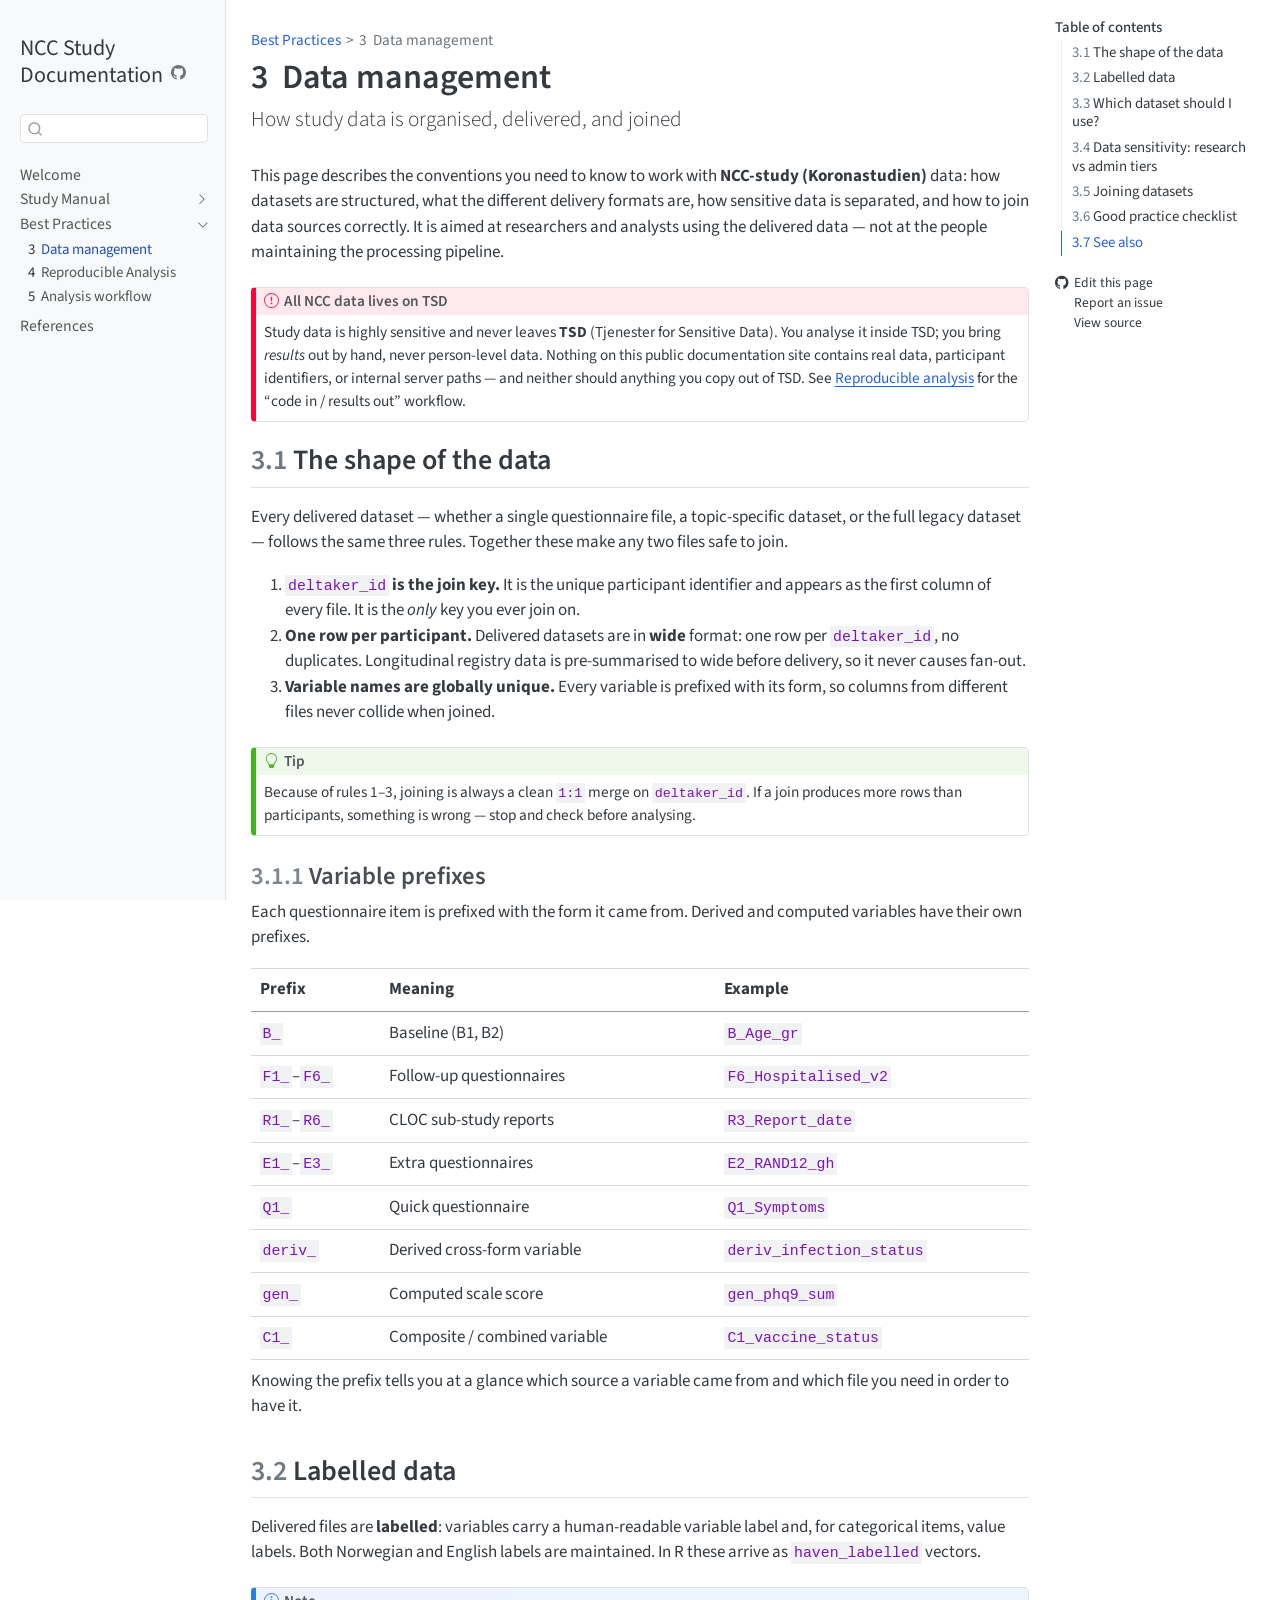
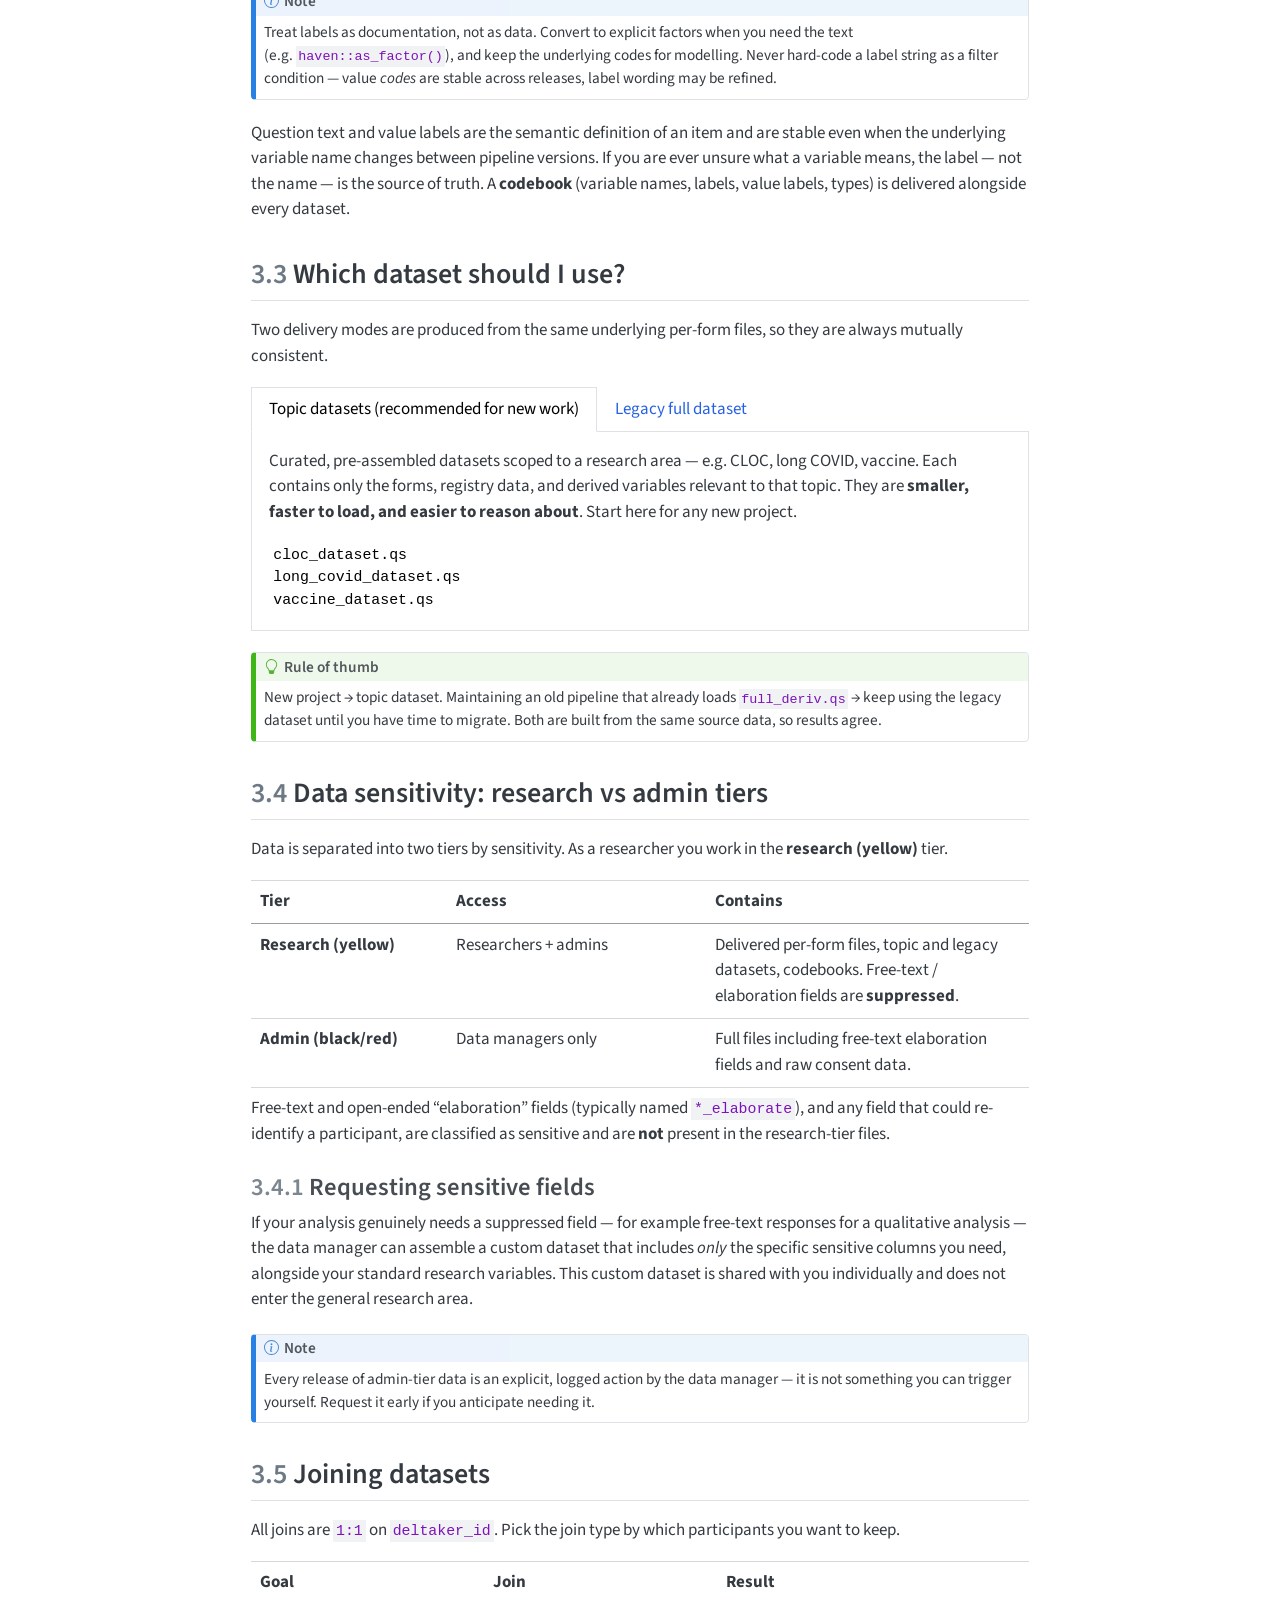
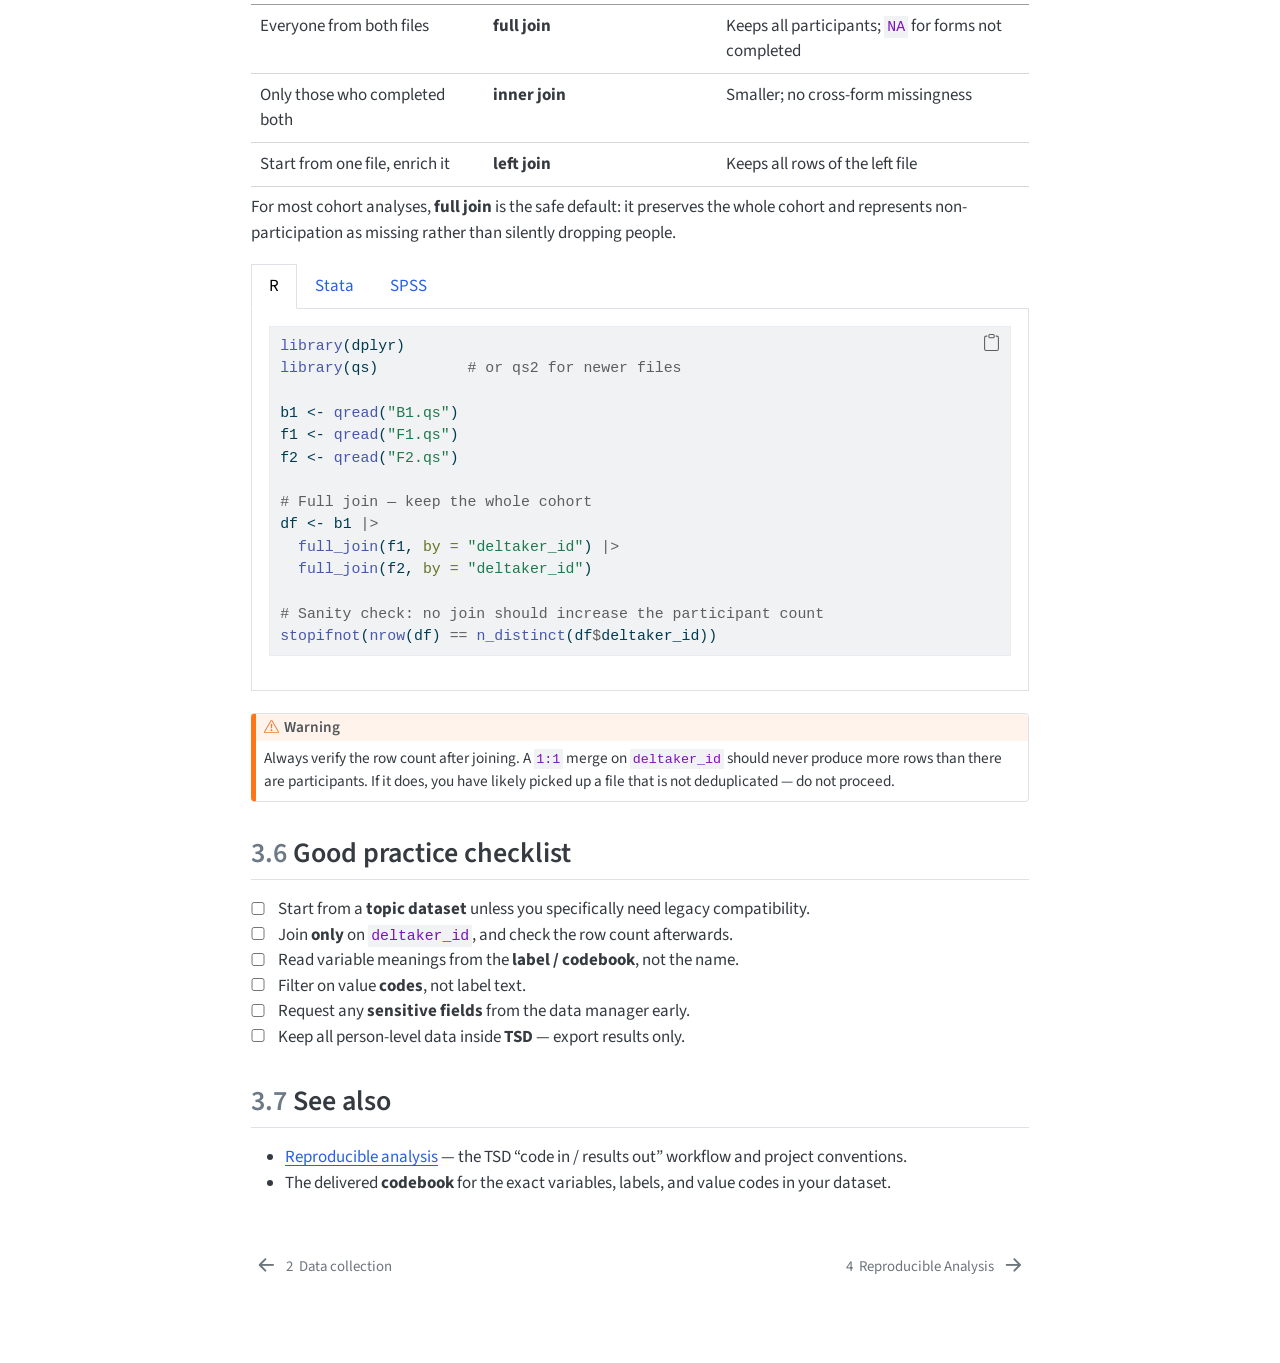
<file: best-practices/data-management.html>
<!DOCTYPE html>
<html xmlns="http://www.w3.org/1999/xhtml" lang="en" xml:lang="en"><head>

<meta charset="utf-8">
<meta name="generator" content="quarto-1.11.9">

<meta name="viewport" content="width=device-width, initial-scale=1.0, user-scalable=yes">


<title>3&nbsp; Data management – NCC Study Documentation</title>
<style>
/* Default styles provided by pandoc.
** See https://pandoc.org/MANUAL.html#variables-for-html for config info.
*/
span.smallcaps{font-variant: small-caps;}
div.columns{display: flex; gap: 1.5em;}
div.column{flex: auto;}
@media screen {
div.columns{gap: min(4vw, 1.5em);}
div.column{overflow-x: auto;}
}
div.hanging-indent{margin-left: 1.5em; text-indent: -1.5em;}
ul.task-list{list-style: none;}
ul.task-list li input[type="checkbox"] {
  width: 0.8em;
  margin: 0 0.8em 0.2em -1em; /* quarto-specific, see https://github.com/quarto-dev/quarto-cli/issues/4556 */ 
  vertical-align: middle;
}
/* CSS for syntax highlighting */
html { -webkit-text-size-adjust: 100%; }
pre > code.sourceCode { white-space: pre; position: relative; }
pre > code.sourceCode > span { display: inline-block; line-height: 1.25; }
pre > code.sourceCode > span:empty { height: 1.2em; }
.sourceCode { overflow: visible; }
code.sourceCode > span { color: inherit; text-decoration: inherit; }
div.sourceCode { margin: 1em 0; }
pre.sourceCode { margin: 0; }
@media screen {
div.sourceCode { overflow: auto; }
}
@media print {
pre > code.sourceCode { white-space: pre-wrap; }
pre > code.sourceCode > span { text-indent: -5em; padding-left: 5em; }
}
pre.numberSource code
  { counter-reset: source-line 0; }
pre.numberSource code > span
  { position: relative; left: -4em; counter-increment: source-line; }
pre.numberSource code > span > a:first-child::before
  { content: counter(source-line);
    position: relative; left: -1em; text-align: right; vertical-align: baseline;
    border: none; display: inline-block;
    -webkit-touch-callout: none; -webkit-user-select: none;
    -khtml-user-select: none; -moz-user-select: none;
    -ms-user-select: none; user-select: none;
    padding: 0 4px; width: 4em;
  }
pre.numberSource { margin-left: 3em;  padding-left: 4px; }
div.sourceCode
  {   }
@media screen {
pre > code.sourceCode > span > a:first-child::before { text-decoration: underline; }
}
</style>


<script src="../site_libs/quarto-nav/quarto-nav.js"></script>
<script src="../site_libs/quarto-nav/headroom.min.js"></script>
<script src="../site_libs/clipboard/clipboard.min.js"></script>
<script src="../site_libs/quarto-search/autocomplete.umd.js"></script>
<script src="../site_libs/quarto-search/fuse.min.js"></script>
<script src="../site_libs/quarto-search/quarto-search.js"></script>
<meta name="quarto:offset" content="../">
<link href="../best-practices/reproducible-analysis.html" rel="next">
<link href="../manual/data-collection.html" rel="prev">
<script src="../site_libs/quarto-html/quarto.js" type="module"></script>
<script src="../site_libs/quarto-html/tabsets/tabsets.js" type="module"></script>
<script src="../site_libs/quarto-html/scrollable-regions/scrollable-regions.js" type="module"></script>
<script src="../site_libs/quarto-html/popper.min.js"></script>
<script src="../site_libs/quarto-html/tippy.umd.min.js"></script>
<script src="../site_libs/quarto-html/anchor.min.js"></script>
<link href="../site_libs/quarto-html/tippy.css" rel="stylesheet">
<link href="../site_libs/quarto-html/quarto-syntax-highlighting-63b5708e65d6cd79cd7618c58d0c21e7.css" rel="stylesheet" id="quarto-text-highlighting-styles">
<script src="../site_libs/bootstrap/bootstrap.min.js"></script>
<link href="../site_libs/bootstrap/bootstrap-icons.css" rel="stylesheet">
<link href="../site_libs/bootstrap/bootstrap-a71520af13e4c6b5a7ac03cb4efe7867.min.css" rel="stylesheet" append-hash="true" id="quarto-bootstrap" data-mode="light">
<script id="quarto-search-options" type="application/json">{
  "location": "sidebar",
  "copy-button": false,
  "collapse-after": 3,
  "panel-placement": "start",
  "type": "textbox",
  "limit": 50,
  "keyboard-shortcut": [
    "f",
    "/",
    "s"
  ],
  "show-item-context": false,
  "language": {
    "search-no-results-text": "No results",
    "search-matching-documents-text": "matching documents",
    "search-copy-link-title": "Copy link to search",
    "search-hide-matches-text": "Hide additional matches",
    "search-more-match-text": "more match in this document",
    "search-more-matches-text": "more matches in this document",
    "search-clear-button-title": "Clear",
    "search-text-placeholder": "",
    "search-detached-cancel-button-title": "Cancel",
    "search-submit-button-title": "Submit",
    "search-label": "Search"
  }
}</script>


<link rel="stylesheet" href="../styles.css">
</head>

<body class="nav-sidebar docked quarto-light"><a id="quarto-skip-link" class="visually-hidden-focusable" href="#quarto-document-content">Skip to main content</a>

<div id="quarto-search-results"></div>
  <header id="quarto-header" class="headroom fixed-top">
  <nav class="quarto-secondary-nav" aria-label="Toolbar">
    <div class="container-fluid d-flex">
      <button type="button" class="quarto-btn-toggle btn" data-bs-toggle="collapse" role="button" data-bs-target=".quarto-sidebar-collapse-item" aria-controls="quarto-sidebar" aria-expanded="false" aria-label="Toggle sidebar navigation" onclick="if (window.quartoToggleHeadroom) { window.quartoToggleHeadroom(); }">
        <i class="bi bi-layout-text-sidebar-reverse"></i>
      </button>
        <nav class="quarto-page-breadcrumbs" aria-label="Breadcrumbs"><ol class="breadcrumb"><li class="breadcrumb-item"><a href="../best-practices/data-management.html">Best Practices</a></li><li class="breadcrumb-item"><a href="../best-practices/data-management.html"><span class="chapter-number">3</span>&nbsp; <span class="chapter-title">Data management</span></a></li></ol></nav>
        <a class="flex-grow-1" data-bs-toggle="collapse" data-bs-target=".quarto-sidebar-collapse-item" onclick="if (window.quartoToggleHeadroom) { window.quartoToggleHeadroom(); }">      
        </a>
      <button type="button" class="btn quarto-search-button" aria-label="Search" onclick="window.quartoOpenSearch();">
        <i class="bi bi-search"></i>
      </button>
    </div>
  </nav>
</header>
<!-- content -->
<div id="quarto-content" class="quarto-container page-columns page-rows-contents page-layout-article">
<!-- sidebar -->
  <nav id="quarto-sidebar" class="sidebar collapse collapse-horizontal quarto-sidebar-collapse-item sidebar-navigation docked overflow-auto" aria-label="Site">
    <div class="pt-lg-2 mt-2 text-left sidebar-header">
    <div class="sidebar-title mb-0 py-0">
      <a href="../">NCC Study Documentation</a> 
        <div class="sidebar-tools-main">
    <a href="https://github.com/ncc-study/ncc-docs" title="Source Code" class="quarto-navigation-tool px-1" aria-label="Source Code"><i class="bi bi-github"></i></a>
</div>
    </div>
      </div>
        <div class="mt-2 flex-shrink-0 align-items-center">
        <div class="sidebar-search">
        <div id="quarto-search" class="" title="Search"></div>
        </div>
        </div>
    <div class="sidebar-menu-container"> 
    <ul class="list-unstyled mt-1">
        <li class="sidebar-item">
  <div class="sidebar-item-container"> 
  <a href="../index.html" class="sidebar-item-text sidebar-link">
 <span class="menu-text">Welcome</span></a>
  </div>
</li>
        <li class="sidebar-item sidebar-item-section">
      <div class="sidebar-item-container"> 
            <button type="button" class="sidebar-item-text sidebar-item-toggle sidebar-link text-start collapsed" data-bs-toggle="collapse" data-bs-target="#quarto-sidebar-section-1" aria-controls="quarto-sidebar-section-1" aria-expanded="false">
 <span class="menu-text" id="quarto-sidebar-section-1-label">Study Manual</span><i class="bi bi-chevron-right" aria-hidden="true"></i></button>
      </div>
      <ul id="quarto-sidebar-section-1" aria-labelledby="quarto-sidebar-section-1-label" class="collapse list-unstyled sidebar-section depth1 ">  
          <li class="sidebar-item">
  <div class="sidebar-item-container"> 
  <a href="../manual/study-overview.html" class="sidebar-item-text sidebar-link">
 <span class="menu-text"><span class="chapter-number">1</span>&nbsp; <span class="chapter-title">Study Overview</span></span></a>
  </div>
</li>
          <li class="sidebar-item">
  <div class="sidebar-item-container"> 
  <a href="../manual/data-collection.html" class="sidebar-item-text sidebar-link">
 <span class="menu-text"><span class="chapter-number">2</span>&nbsp; <span class="chapter-title">Data collection</span></span></a>
  </div>
</li>
      </ul>
  </li>
        <li class="sidebar-item sidebar-item-section">
      <div class="sidebar-item-container"> 
            <button type="button" class="sidebar-item-text sidebar-item-toggle sidebar-link text-start" data-bs-toggle="collapse" data-bs-target="#quarto-sidebar-section-2" aria-controls="quarto-sidebar-section-2" aria-expanded="true">
 <span class="menu-text" id="quarto-sidebar-section-2-label">Best Practices</span><i class="bi bi-chevron-right" aria-hidden="true"></i></button>
      </div>
      <ul id="quarto-sidebar-section-2" aria-labelledby="quarto-sidebar-section-2-label" class="collapse list-unstyled sidebar-section depth1 show">  
          <li class="sidebar-item">
  <div class="sidebar-item-container"> 
  <a href="../best-practices/data-management.html" class="sidebar-item-text sidebar-link active">
 <span class="menu-text"><span class="chapter-number">3</span>&nbsp; <span class="chapter-title">Data management</span></span></a>
  </div>
</li>
          <li class="sidebar-item">
  <div class="sidebar-item-container"> 
  <a href="../best-practices/reproducible-analysis.html" class="sidebar-item-text sidebar-link">
 <span class="menu-text"><span class="chapter-number">4</span>&nbsp; <span class="chapter-title">Reproducible Analysis</span></span></a>
  </div>
</li>
          <li class="sidebar-item">
  <div class="sidebar-item-container"> 
  <a href="../best-practices/analysis-workflow.html" class="sidebar-item-text sidebar-link">
 <span class="menu-text"><span class="chapter-number">5</span>&nbsp; <span class="chapter-title">Analysis workflow</span></span></a>
  </div>
</li>
      </ul>
  </li>
        <li class="sidebar-item">
  <div class="sidebar-item-container"> 
  <a href="../references.html" class="sidebar-item-text sidebar-link">
 <span class="menu-text">References</span></a>
  </div>
</li>
    </ul>
    </div>
</nav>
<div id="quarto-sidebar-glass" class="quarto-sidebar-collapse-item" data-bs-toggle="collapse" data-bs-target=".quarto-sidebar-collapse-item"></div>
<!-- margin-sidebar -->
    <div id="quarto-margin-sidebar" class="sidebar margin-sidebar">
        <nav id="TOC" role="doc-toc" aria-labelledby="toc-title" class="toc-active">
    <h2 id="toc-title">Table of contents</h2>
   
  <ul>
  <li><a href="#the-shape-of-the-data" id="toc-the-shape-of-the-data" class="nav-link active" data-scroll-target="#the-shape-of-the-data"><span class="header-section-number">3.1</span> The shape of the data</a>
  <ul class="collapse">
  <li><a href="#variable-prefixes" id="toc-variable-prefixes" class="nav-link" data-scroll-target="#variable-prefixes"><span class="header-section-number">3.1.1</span> Variable prefixes</a></li>
  </ul></li>
  <li><a href="#labelled-data" id="toc-labelled-data" class="nav-link" data-scroll-target="#labelled-data"><span class="header-section-number">3.2</span> Labelled data</a></li>
  <li><a href="#which-dataset-should-i-use" id="toc-which-dataset-should-i-use" class="nav-link" data-scroll-target="#which-dataset-should-i-use"><span class="header-section-number">3.3</span> Which dataset should I use?</a></li>
  <li><a href="#data-sensitivity-research-vs-admin-tiers" id="toc-data-sensitivity-research-vs-admin-tiers" class="nav-link" data-scroll-target="#data-sensitivity-research-vs-admin-tiers"><span class="header-section-number">3.4</span> Data sensitivity: research vs admin tiers</a>
  <ul class="collapse">
  <li><a href="#requesting-sensitive-fields" id="toc-requesting-sensitive-fields" class="nav-link" data-scroll-target="#requesting-sensitive-fields"><span class="header-section-number">3.4.1</span> Requesting sensitive fields</a></li>
  </ul></li>
  <li><a href="#joining-datasets" id="toc-joining-datasets" class="nav-link" data-scroll-target="#joining-datasets"><span class="header-section-number">3.5</span> Joining datasets</a></li>
  <li><a href="#good-practice-checklist" id="toc-good-practice-checklist" class="nav-link" data-scroll-target="#good-practice-checklist"><span class="header-section-number">3.6</span> Good practice checklist</a></li>
  <li><a href="#see-also" id="toc-see-also" class="nav-link" data-scroll-target="#see-also"><span class="header-section-number">3.7</span> See also</a></li>
  </ul>
<div class="toc-actions"><ul><li><a href="https://github.com/ncc-study/ncc-docs/edit/main/best-practices/data-management.qmd" class="toc-action"><i class="bi bi-github"></i>Edit this page</a></li><li><a href="https://github.com/ncc-study/ncc-docs/issues/new" class="toc-action"><i class="bi empty"></i>Report an issue</a></li><li><a href="https://github.com/ncc-study/ncc-docs/blob/main/best-practices/data-management.qmd" class="toc-action"><i class="bi empty"></i>View source</a></li></ul></div></nav>
    </div>
<!-- main -->
<main class="content" id="quarto-document-content" tabindex="-1">

<header id="title-block-header" class="quarto-title-block default"><nav class="quarto-page-breadcrumbs quarto-title-breadcrumbs d-none d-lg-block" aria-label="Breadcrumbs"><ol class="breadcrumb"><li class="breadcrumb-item"><a href="../best-practices/data-management.html">Best Practices</a></li><li class="breadcrumb-item"><a href="../best-practices/data-management.html"><span class="chapter-number">3</span>&nbsp; <span class="chapter-title">Data management</span></a></li></ol></nav>
<div class="quarto-title">
<h1 class="title"><span class="chapter-number">3</span>&nbsp; <span class="chapter-title">Data management</span></h1>
<p class="subtitle lead">How study data is organised, delivered, and joined</p>
</div>



<div class="quarto-title-meta">

    
  
    
  </div>
  


</header>


<p>This page describes the conventions you need to know to work with <strong>NCC-study (Koronastudien)</strong> data: how datasets are structured, what the different delivery formats are, how sensitive data is separated, and how to join data sources correctly. It is aimed at researchers and analysts using the delivered data — not at the people maintaining the processing pipeline.</p>
<div class="callout callout-style-default callout-important callout-titled">
<div class="callout-header d-flex align-content-center">
<div class="callout-icon-container">
<i class="callout-icon"></i>
</div>
<div class="callout-title-container flex-fill">
<span class="screen-reader-only">Important</span>All NCC data lives on TSD
</div>
</div>
<div class="callout-body-container callout-body">
<p>Study data is highly sensitive and never leaves <strong>TSD</strong> (Tjenester for Sensitive Data). You analyse it inside TSD; you bring <em>results</em> out by hand, never person-level data. Nothing on this public documentation site contains real data, participant identifiers, or internal server paths — and neither should anything you copy out of TSD. See <a href="../best-practices/reproducible-analysis.html">Reproducible analysis</a> for the “code in / results out” workflow.</p>
</div>
</div>
<section id="the-shape-of-the-data" class="level2" data-number="3.1">
<h2 data-number="3.1" class="anchored" data-anchor-id="the-shape-of-the-data"><span class="header-section-number">3.1</span> The shape of the data</h2>
<p>Every delivered dataset — whether a single questionnaire file, a topic-specific dataset, or the full legacy dataset — follows the same three rules. Together these make any two files safe to join.</p>
<ol type="1">
<li><strong><code>deltaker_id</code> is the join key.</strong> It is the unique participant identifier and appears as the first column of every file. It is the <em>only</em> key you ever join on.</li>
<li><strong>One row per participant.</strong> Delivered datasets are in <strong>wide</strong> format: one row per <code>deltaker_id</code>, no duplicates. Longitudinal registry data is pre-summarised to wide before delivery, so it never causes fan-out.</li>
<li><strong>Variable names are globally unique.</strong> Every variable is prefixed with its form, so columns from different files never collide when joined.</li>
</ol>
<div class="callout callout-style-default callout-tip callout-titled">
<div class="callout-header d-flex align-content-center">
<div class="callout-icon-container">
<i class="callout-icon"></i>
</div>
<div class="callout-title-container flex-fill">
Tip
</div>
</div>
<div class="callout-body-container callout-body">
<p>Because of rules 1–3, joining is always a clean <code>1:1</code> merge on <code>deltaker_id</code>. If a join produces more rows than participants, something is wrong — stop and check before analysing.</p>
</div>
</div>
<section id="variable-prefixes" class="level3" data-number="3.1.1">
<h3 data-number="3.1.1" class="anchored" data-anchor-id="variable-prefixes"><span class="header-section-number">3.1.1</span> Variable prefixes</h3>
<p>Each questionnaire item is prefixed with the form it came from. Derived and computed variables have their own prefixes.</p>
<table class="caption-top table">
<thead>
<tr class="header">
<th>Prefix</th>
<th>Meaning</th>
<th>Example</th>
</tr>
</thead>
<tbody>
<tr class="odd">
<td><code>B_</code></td>
<td>Baseline (B1, B2)</td>
<td><code>B_Age_gr</code></td>
</tr>
<tr class="even">
<td><code>F1_</code>–<code>F6_</code></td>
<td>Follow-up questionnaires</td>
<td><code>F6_Hospitalised_v2</code></td>
</tr>
<tr class="odd">
<td><code>R1_</code>–<code>R6_</code></td>
<td>CLOC sub-study reports</td>
<td><code>R3_Report_date</code></td>
</tr>
<tr class="even">
<td><code>E1_</code>–<code>E3_</code></td>
<td>Extra questionnaires</td>
<td><code>E2_RAND12_gh</code></td>
</tr>
<tr class="odd">
<td><code>Q1_</code></td>
<td>Quick questionnaire</td>
<td><code>Q1_Symptoms</code></td>
</tr>
<tr class="even">
<td><code>deriv_</code></td>
<td>Derived cross-form variable</td>
<td><code>deriv_infection_status</code></td>
</tr>
<tr class="odd">
<td><code>gen_</code></td>
<td>Computed scale score</td>
<td><code>gen_phq9_sum</code></td>
</tr>
<tr class="even">
<td><code>C1_</code></td>
<td>Composite / combined variable</td>
<td><code>C1_vaccine_status</code></td>
</tr>
</tbody>
</table>
<p>Knowing the prefix tells you at a glance which source a variable came from and which file you need in order to have it.</p>
</section>
</section>
<section id="labelled-data" class="level2" data-number="3.2">
<h2 data-number="3.2" class="anchored" data-anchor-id="labelled-data"><span class="header-section-number">3.2</span> Labelled data</h2>
<p>Delivered files are <strong>labelled</strong>: variables carry a human-readable variable label and, for categorical items, value labels. Both Norwegian and English labels are maintained. In R these arrive as <code>haven_labelled</code> vectors.</p>
<div class="callout callout-style-default callout-note callout-titled">
<div class="callout-header d-flex align-content-center">
<div class="callout-icon-container">
<i class="callout-icon"></i>
</div>
<div class="callout-title-container flex-fill">
Note
</div>
</div>
<div class="callout-body-container callout-body">
<p>Treat labels as documentation, not as data. Convert to explicit factors when you need the text (e.g.&nbsp;<code>haven::as_factor()</code>), and keep the underlying codes for modelling. Never hard-code a label string as a filter condition — value <em>codes</em> are stable across releases, label wording may be refined.</p>
</div>
</div>
<p>Question text and value labels are the semantic definition of an item and are stable even when the underlying variable name changes between pipeline versions. If you are ever unsure what a variable means, the label — not the name — is the source of truth. A <strong>codebook</strong> (variable names, labels, value labels, types) is delivered alongside every dataset.</p>
</section>
<section id="which-dataset-should-i-use" class="level2" data-number="3.3">
<h2 data-number="3.3" class="anchored" data-anchor-id="which-dataset-should-i-use"><span class="header-section-number">3.3</span> Which dataset should I use?</h2>
<p>Two delivery modes are produced from the same underlying per-form files, so they are always mutually consistent.</p>
<div class="tabset-margin-container"></div><div class="panel-tabset">
<ul class="nav nav-tabs" role="tablist"><li class="nav-item" role="presentation"><a class="nav-link active" id="tabset-1-1-tab" data-bs-toggle="tab" data-bs-target="#tabset-1-1" role="tab" aria-controls="tabset-1-1" aria-selected="true" href="">Topic datasets (recommended for new work)</a></li><li class="nav-item" role="presentation"><a class="nav-link" id="tabset-1-2-tab" data-bs-toggle="tab" data-bs-target="#tabset-1-2" role="tab" aria-controls="tabset-1-2" aria-selected="false" href="">Legacy full dataset</a></li></ul>
<div class="tab-content">
<div id="tabset-1-1" class="tab-pane active" role="tabpanel" aria-labelledby="tabset-1-1-tab">
<p>Curated, pre-assembled datasets scoped to a research area — e.g.&nbsp;CLOC, long COVID, vaccine. Each contains only the forms, registry data, and derived variables relevant to that topic. They are <strong>smaller, faster to load, and easier to reason about</strong>. Start here for any new project.</p>
<pre><code>cloc_dataset.qs
long_covid_dataset.qs
vaccine_dataset.qs</code></pre>
</div>
<div id="tabset-1-2" class="tab-pane" role="tabpanel" aria-labelledby="tabset-1-2-tab">
<p>A single wide dataset joining all forms with all derived variables, mirroring the historical <code>full_deriv.qs</code>. Variable names, prefixes, and derived variables match the old pipeline, so <strong>existing analysis scripts keep working unchanged</strong>. It is large and memory-hungry — use it only when you specifically need backward compatibility with an established pipeline.</p>
<pre><code>full_deriv.qs</code></pre>
</div>
</div>
</div>
<div class="callout callout-style-default callout-tip callout-titled">
<div class="callout-header d-flex align-content-center">
<div class="callout-icon-container">
<i class="callout-icon"></i>
</div>
<div class="callout-title-container flex-fill">
<span class="screen-reader-only">Tip</span>Rule of thumb
</div>
</div>
<div class="callout-body-container callout-body">
<p>New project → topic dataset. Maintaining an old pipeline that already loads <code>full_deriv.qs</code> → keep using the legacy dataset until you have time to migrate. Both are built from the same source data, so results agree.</p>
</div>
</div>
</section>
<section id="data-sensitivity-research-vs-admin-tiers" class="level2" data-number="3.4">
<h2 data-number="3.4" class="anchored" data-anchor-id="data-sensitivity-research-vs-admin-tiers"><span class="header-section-number">3.4</span> Data sensitivity: research vs admin tiers</h2>
<p>Data is separated into two tiers by sensitivity. As a researcher you work in the <strong>research (yellow)</strong> tier.</p>
<table class="caption-top table">
<colgroup>
<col style="width: 25%">
<col style="width: 33%">
<col style="width: 41%">
</colgroup>
<thead>
<tr class="header">
<th>Tier</th>
<th>Access</th>
<th>Contains</th>
</tr>
</thead>
<tbody>
<tr class="odd">
<td><strong>Research (yellow)</strong></td>
<td>Researchers + admins</td>
<td>Delivered per-form files, topic and legacy datasets, codebooks. Free-text / elaboration fields are <strong>suppressed</strong>.</td>
</tr>
<tr class="even">
<td><strong>Admin (black/red)</strong></td>
<td>Data managers only</td>
<td>Full files including free-text elaboration fields and raw consent data.</td>
</tr>
</tbody>
</table>
<p>Free-text and open-ended “elaboration” fields (typically named <code>*_elaborate</code>), and any field that could re-identify a participant, are classified as sensitive and are <strong>not</strong> present in the research-tier files.</p>
<section id="requesting-sensitive-fields" class="level3" data-number="3.4.1">
<h3 data-number="3.4.1" class="anchored" data-anchor-id="requesting-sensitive-fields"><span class="header-section-number">3.4.1</span> Requesting sensitive fields</h3>
<p>If your analysis genuinely needs a suppressed field — for example free-text responses for a qualitative analysis — the data manager can assemble a custom dataset that includes <em>only</em> the specific sensitive columns you need, alongside your standard research variables. This custom dataset is shared with you individually and does not enter the general research area.</p>
<div class="callout callout-style-default callout-note callout-titled">
<div class="callout-header d-flex align-content-center">
<div class="callout-icon-container">
<i class="callout-icon"></i>
</div>
<div class="callout-title-container flex-fill">
Note
</div>
</div>
<div class="callout-body-container callout-body">
<p>Every release of admin-tier data is an explicit, logged action by the data manager — it is not something you can trigger yourself. Request it early if you anticipate needing it.</p>
</div>
</div>
</section>
</section>
<section id="joining-datasets" class="level2" data-number="3.5">
<h2 data-number="3.5" class="anchored" data-anchor-id="joining-datasets"><span class="header-section-number">3.5</span> Joining datasets</h2>
<p>All joins are <code>1:1</code> on <code>deltaker_id</code>. Pick the join type by which participants you want to keep.</p>
<table class="caption-top table">
<colgroup>
<col style="width: 30%">
<col style="width: 30%">
<col style="width: 40%">
</colgroup>
<thead>
<tr class="header">
<th>Goal</th>
<th>Join</th>
<th>Result</th>
</tr>
</thead>
<tbody>
<tr class="odd">
<td>Everyone from both files</td>
<td><strong>full join</strong></td>
<td>Keeps all participants; <code>NA</code> for forms not completed</td>
</tr>
<tr class="even">
<td>Only those who completed both</td>
<td><strong>inner join</strong></td>
<td>Smaller; no cross-form missingness</td>
</tr>
<tr class="odd">
<td>Start from one file, enrich it</td>
<td><strong>left join</strong></td>
<td>Keeps all rows of the left file</td>
</tr>
</tbody>
</table>
<p>For most cohort analyses, <strong>full join</strong> is the safe default: it preserves the whole cohort and represents non-participation as missing rather than silently dropping people.</p>
<div class="tabset-margin-container"></div><div class="panel-tabset">
<ul class="nav nav-tabs" role="tablist"><li class="nav-item" role="presentation"><a class="nav-link active" id="tabset-2-1-tab" data-bs-toggle="tab" data-bs-target="#tabset-2-1" role="tab" aria-controls="tabset-2-1" aria-selected="true" href="">R</a></li><li class="nav-item" role="presentation"><a class="nav-link" id="tabset-2-2-tab" data-bs-toggle="tab" data-bs-target="#tabset-2-2" role="tab" aria-controls="tabset-2-2" aria-selected="false" href="">Stata</a></li><li class="nav-item" role="presentation"><a class="nav-link" id="tabset-2-3-tab" data-bs-toggle="tab" data-bs-target="#tabset-2-3" role="tab" aria-controls="tabset-2-3" aria-selected="false" href="">SPSS</a></li></ul>
<div class="tab-content">
<div id="tabset-2-1" class="tab-pane active" role="tabpanel" aria-labelledby="tabset-2-1-tab">
<div class="code-copy-outer-scaffold"><div class="sourceCode" id="cb3"><pre class="sourceCode r code-with-copy"><code class="sourceCode r"><span id="cb3-1"><a href="#cb3-1" aria-hidden="true" tabindex="-1"></a><span class="fu">library</span>(dplyr)</span>
<span id="cb3-2"><a href="#cb3-2" aria-hidden="true" tabindex="-1"></a><span class="fu">library</span>(qs)          <span class="co"># or qs2 for newer files</span></span>
<span id="cb3-3"><a href="#cb3-3" aria-hidden="true" tabindex="-1"></a></span>
<span id="cb3-4"><a href="#cb3-4" aria-hidden="true" tabindex="-1"></a>b1 <span class="ot">&lt;-</span> <span class="fu">qread</span>(<span class="st">"B1.qs"</span>)</span>
<span id="cb3-5"><a href="#cb3-5" aria-hidden="true" tabindex="-1"></a>f1 <span class="ot">&lt;-</span> <span class="fu">qread</span>(<span class="st">"F1.qs"</span>)</span>
<span id="cb3-6"><a href="#cb3-6" aria-hidden="true" tabindex="-1"></a>f2 <span class="ot">&lt;-</span> <span class="fu">qread</span>(<span class="st">"F2.qs"</span>)</span>
<span id="cb3-7"><a href="#cb3-7" aria-hidden="true" tabindex="-1"></a></span>
<span id="cb3-8"><a href="#cb3-8" aria-hidden="true" tabindex="-1"></a><span class="co"># Full join — keep the whole cohort</span></span>
<span id="cb3-9"><a href="#cb3-9" aria-hidden="true" tabindex="-1"></a>df <span class="ot">&lt;-</span> b1 <span class="sc">|&gt;</span></span>
<span id="cb3-10"><a href="#cb3-10" aria-hidden="true" tabindex="-1"></a>  <span class="fu">full_join</span>(f1, <span class="at">by =</span> <span class="st">"deltaker_id"</span>) <span class="sc">|&gt;</span></span>
<span id="cb3-11"><a href="#cb3-11" aria-hidden="true" tabindex="-1"></a>  <span class="fu">full_join</span>(f2, <span class="at">by =</span> <span class="st">"deltaker_id"</span>)</span>
<span id="cb3-12"><a href="#cb3-12" aria-hidden="true" tabindex="-1"></a></span>
<span id="cb3-13"><a href="#cb3-13" aria-hidden="true" tabindex="-1"></a><span class="co"># Sanity check: no join should increase the participant count</span></span>
<span id="cb3-14"><a href="#cb3-14" aria-hidden="true" tabindex="-1"></a><span class="fu">stopifnot</span>(<span class="fu">nrow</span>(df) <span class="sc">==</span> <span class="fu">n_distinct</span>(df<span class="sc">$</span>deltaker_id))</span></code></pre></div><button title="Copy to Clipboard" class="code-copy-button"><i class="bi"></i></button></div>
</div>
<div id="tabset-2-2" class="tab-pane" role="tabpanel" aria-labelledby="tabset-2-2-tab">
<div class="code-copy-outer-scaffold"><div class="sourceCode" id="cb4"><pre class="sourceCode stata code-with-copy"><code class="sourceCode stata"><span id="cb4-1"><a href="#cb4-1" aria-hidden="true" tabindex="-1"></a><span class="kw">use</span> <span class="st">"B1.dta"</span>, <span class="kw">clear</span></span>
<span id="cb4-2"><a href="#cb4-2" aria-hidden="true" tabindex="-1"></a></span>
<span id="cb4-3"><a href="#cb4-3" aria-hidden="true" tabindex="-1"></a><span class="kw">merge</span> 1:1 deltaker_id <span class="kw">using</span> <span class="st">"F1.dta"</span>, nogenerate</span>
<span id="cb4-4"><a href="#cb4-4" aria-hidden="true" tabindex="-1"></a><span class="kw">merge</span> 1:1 deltaker_id <span class="kw">using</span> <span class="st">"F2.dta"</span>, nogenerate</span>
<span id="cb4-5"><a href="#cb4-5" aria-hidden="true" tabindex="-1"></a></span>
<span id="cb4-6"><a href="#cb4-6" aria-hidden="true" tabindex="-1"></a>* <span class="dt">_merge</span> == 1  only <span class="kw">in</span> base (did <span class="kw">not</span> complete the other form)</span>
<span id="cb4-7"><a href="#cb4-7" aria-hidden="true" tabindex="-1"></a>* <span class="dt">_merge</span> == 2  only <span class="kw">in</span> <span class="kw">using</span> file</span>
<span id="cb4-8"><a href="#cb4-8" aria-hidden="true" tabindex="-1"></a>* <span class="dt">_merge</span> == 3  <span class="kw">in</span> both</span></code></pre></div><button title="Copy to Clipboard" class="code-copy-button"><i class="bi"></i></button></div>
</div>
<div id="tabset-2-3" class="tab-pane" role="tabpanel" aria-labelledby="tabset-2-3-tab">
<pre class="spss"><code>* Sort every file by the key before matching.
GET FILE='B1.sav'.
SORT CASES BY deltaker_id.
SAVE OUTFILE='B1_sorted.sav'.

GET FILE='F1.sav'.
SORT CASES BY deltaker_id.
SAVE OUTFILE='F1_sorted.sav'.

MATCH FILES
  /FILE='B1_sorted.sav'
  /FILE='F1_sorted.sav'
  /BY deltaker_id.
EXECUTE.</code></pre>
</div>
</div>
</div>
<div class="callout callout-style-default callout-warning callout-titled">
<div class="callout-header d-flex align-content-center">
<div class="callout-icon-container">
<i class="callout-icon"></i>
</div>
<div class="callout-title-container flex-fill">
Warning
</div>
</div>
<div class="callout-body-container callout-body">
<p>Always verify the row count after joining. A <code>1:1</code> merge on <code>deltaker_id</code> should never produce more rows than there are participants. If it does, you have likely picked up a file that is not deduplicated — do not proceed.</p>
</div>
</div>
</section>
<section id="good-practice-checklist" class="level2" data-number="3.6">
<h2 data-number="3.6" class="anchored" data-anchor-id="good-practice-checklist"><span class="header-section-number">3.6</span> Good practice checklist</h2>
<ul class="task-list">
<li><label><input type="checkbox">Start from a <strong>topic dataset</strong> unless you specifically need legacy compatibility.</label></li>
<li><label><input type="checkbox">Join <strong>only</strong> on <code>deltaker_id</code>, and check the row count afterwards.</label></li>
<li><label><input type="checkbox">Read variable meanings from the <strong>label / codebook</strong>, not the name.</label></li>
<li><label><input type="checkbox">Filter on value <strong>codes</strong>, not label text.</label></li>
<li><label><input type="checkbox">Request any <strong>sensitive fields</strong> from the data manager early.</label></li>
<li><label><input type="checkbox">Keep all person-level data inside <strong>TSD</strong> — export results only.</label></li>
</ul>
</section>
<section id="see-also" class="level2" data-number="3.7">
<h2 data-number="3.7" class="anchored" data-anchor-id="see-also"><span class="header-section-number">3.7</span> See also</h2>
<ul>
<li><a href="../best-practices/reproducible-analysis.html">Reproducible analysis</a> — the TSD “code in / results out” workflow and project conventions.</li>
<li>The delivered <strong>codebook</strong> for the exact variables, labels, and value codes in your dataset.</li>
</ul>


</section>

</main> <!-- /main -->
<script id="quarto-html-after-body" type="application/javascript">
  window.document.addEventListener("DOMContentLoaded", function (event) {
    const icon = "";
    const anchorJS = new window.AnchorJS();
    anchorJS.options = {
      placement: 'right',
      icon: icon
    };
    anchorJS.add('.anchored');
    const isCodeAnnotation = (el) => {
      for (const clz of el.classList) {
        if (clz.startsWith('code-annotation-')) {                     
          return true;
        }
      }
      return false;
    }
    const onCopySuccess = function(e) {
      // button target
      const button = e.trigger;
      // don't keep focus
      button.blur();
      // flash "checked"
      button.classList.add('code-copy-button-checked');
      var currentTitle = button.getAttribute("title");
      button.setAttribute("title", "Copied!");
      let tooltip;
      if (window.bootstrap) {
        button.setAttribute("data-bs-toggle", "tooltip");
        button.setAttribute("data-bs-placement", "left");
        button.setAttribute("data-bs-title", "Copied!");
        tooltip = new bootstrap.Tooltip(button, 
          { trigger: "manual", 
            customClass: "code-copy-button-tooltip",
            offset: [0, -8]});
        tooltip.show();    
      }
      setTimeout(function() {
        if (tooltip) {
          tooltip.hide();
          button.removeAttribute("data-bs-title");
          button.removeAttribute("data-bs-toggle");
          button.removeAttribute("data-bs-placement");
        }
        button.setAttribute("title", currentTitle);
        button.classList.remove('code-copy-button-checked');
      }, 1000);
      // clear code selection
      e.clearSelection();
    }
    const getTextToCopy = function(trigger) {
      const outerScaffold = trigger.parentElement.cloneNode(true);
      const codeEl = outerScaffold.querySelector('code');
      for (const childEl of codeEl.children) {
        if (isCodeAnnotation(childEl)) {
          childEl.remove();
        }
      }
      return codeEl.innerText;
    }
    const clipboard = new window.ClipboardJS('.code-copy-button:not([data-in-quarto-modal])', {
      text: getTextToCopy
    });
    clipboard.on('success', onCopySuccess);
    if (window.document.getElementById('quarto-embedded-source-code-modal')) {
      const clipboardModal = new window.ClipboardJS('.code-copy-button[data-in-quarto-modal]', {
        text: getTextToCopy,
        container: window.document.getElementById('quarto-embedded-source-code-modal')
      });
      clipboardModal.on('success', onCopySuccess);
    }
      var localhostRegex = new RegExp(/^(?:http|https):\/\/localhost\:?[0-9]*\//);
      var mailtoRegex = new RegExp(/^mailto:/);
        var filterRegex = new RegExp('/' + window.location.host + '/');
      var isInternal = (href) => {
          return filterRegex.test(href) || localhostRegex.test(href) || mailtoRegex.test(href);
      }
      // Inspect non-navigation links and adorn them if external
      window.quartoDecorateExternalLinks = function (root) {
     var links = (root || window.document).querySelectorAll('a[href]:not(.nav-link):not(.navbar-brand):not(.toc-action):not(.sidebar-link):not(.sidebar-item-toggle):not(.pagination-link):not(.no-external):not([aria-hidden]):not(.dropdown-item):not(.quarto-navigation-tool):not(.about-link)');
      for (var i=0; i<links.length; i++) {
        const link = links[i];
        if (!isInternal(link.href)) {
          // undo the damage that might have been done by quarto-nav.js in the case of
          // links that we want to consider external
          if (link.dataset.originalHref !== undefined) {
            link.href = link.dataset.originalHref;
          }
          if (!link.classList.contains('no-external-icon')) {
          }
        }
      }
      };
      window.quartoDecorateExternalLinks(window.document);
    // Esc closes the popup (WCAG 1.4.13) and focus leaving both trigger and
    // popup closes it (WCAG 2.4.11); tippy handles neither for interactive popups.
    const hideOnEscAndFocusOut = {
      name: 'hideOnEscAndFocusOut',
      defaultValue: true,
      fn(instance) {
        const dismiss = () => {
          // A show scheduled by the trigger delay would otherwise reopen it
          instance.clearDelayTimeouts();
          instance.hide();
        };
        const onKeyDown = (event) => {
          if (event.key !== 'Escape') {
            return;
          }
          // Keep Esc from also reaching page handlers (e.g. reveal.js overview),
          // except an open reveal.js slide menu, which Esc should close too.
          // The menu handles keys only when its keyboard option is on.
          const menuHandlesEsc = window.Reveal?.getPlugin?.('menu')?.isOpen() &&
            window.Reveal.getConfig().menu?.keyboard !== false;
          if (!menuHandlesEsc) {
            event.stopPropagation();
          }
          if (instance.popper.contains(window.document.activeElement)) {
            // Disabled while refocusing so the focus trigger does not reopen it
            instance.disable();
            instance.reference.focus();
            instance.enable();
          }
          dismiss();
        };
        const onFocusOut = (event) => {
          const target = event.relatedTarget;
          if (target && !instance.reference.contains(target) &&
              !instance.popper.contains(target)) {
            dismiss();
          }
        };
        // On the trigger too: a click trigger (code-annotations: select) has no
        // blur handling. Attached for the instance's lifetime so leaving the
        // trigger also cancels a show still pending on the trigger delay.
        instance.reference.addEventListener('focusout', onFocusOut);
        return {
          onShow() {
            window.document.addEventListener('keydown', onKeyDown, true);
            instance.popper.addEventListener('focusout', onFocusOut);
          },
          onHide() {
            window.document.removeEventListener('keydown', onKeyDown, true);
            instance.popper.removeEventListener('focusout', onFocusOut);
          },
          onDestroy() {
            instance.reference.removeEventListener('focusout', onFocusOut);
          },
        };
      },
    };
    function tippyHover(el, contentFn, onTriggerFn, onUntriggerFn) {
      const config = {
        allowHTML: true,
        maxWidth: 500,
        delay: 100,
        arrow: false,
        appendTo: function(el) {
            return el.parentElement;
        },
        interactive: true,
        interactiveBorder: 10,
        theme: 'quarto',
        placement: 'bottom-start',
        plugins: [hideOnEscAndFocusOut],
      };
      if (contentFn) {
        config.content = contentFn;
      }
      if (onTriggerFn) {
        config.onTrigger = onTriggerFn;
      }
      if (onUntriggerFn) {
        config.onUntrigger = onUntriggerFn;
      }
      window.tippy(el, config); 
    }
    const noterefs = window.document.querySelectorAll('a[role="doc-noteref"]');
    for (var i=0; i<noterefs.length; i++) {
      const ref = noterefs[i];
      tippyHover(ref, function() {
        // use id or data attribute instead here
        let href = ref.getAttribute('data-footnote-href') || ref.getAttribute('href');
        try { href = new URL(href).hash; } catch {}
        const id = href.replace(/^#\/?/, "");
        const note = window.document.getElementById(id);
        if (note) {
          return note.innerHTML;
        } else {
          return "";
        }
      });
    }
    const xrefs = window.document.querySelectorAll('a.quarto-xref');
    const processXRef = (id, note) => {
      // Strip column container classes
      const stripColumnClz = (el) => {
        el.classList.remove("page-full", "page-columns");
        if (el.children) {
          for (const child of el.children) {
            stripColumnClz(child);
          }
        }
      }
      stripColumnClz(note)
      if (id === null || id.startsWith('sec-')) {
        // Special case sections, only their first couple elements
        const container = document.createElement("div");
        if (note.children && note.children.length > 2) {
          container.appendChild(note.children[0].cloneNode(true));
          for (let i = 1; i < note.children.length; i++) {
            const child = note.children[i];
            if (child.tagName === "P" && child.innerText === "") {
              continue;
            } else {
              container.appendChild(child.cloneNode(true));
              break;
            }
          }
          if (window.Quarto?.typesetMath) {
            window.Quarto.typesetMath(container);
          }
          return container.innerHTML
        } else {
          if (window.Quarto?.typesetMath) {
            window.Quarto.typesetMath(note);
          }
          return note.innerHTML;
        }
      } else {
        // Remove any anchor links if they are present
        const anchorLink = note.querySelector('a.anchorjs-link');
        if (anchorLink) {
          anchorLink.remove();
        }
        if (window.Quarto?.typesetMath) {
          window.Quarto.typesetMath(note);
        }
        if (note.classList.contains("callout")) {
          return note.outerHTML;
        } else {
          return note.innerHTML;
        }
      }
    }
    for (var i=0; i<xrefs.length; i++) {
      const xref = xrefs[i];
      tippyHover(xref, undefined, function(instance) {
        instance.disable();
        let url = xref.getAttribute('href');
        let hash = undefined; 
        if (url.startsWith('#')) {
          hash = url;
        } else {
          try { hash = new URL(url).hash; } catch {}
        }
        if (hash) {
          const id = hash.replace(/^#\/?/, "");
          const note = window.document.getElementById(id);
          if (note !== null) {
            try {
              const html = processXRef(id, note.cloneNode(true));
              instance.setContent(html);
            } finally {
              instance.enable();
              instance.show();
            }
          } else {
            // See if we can fetch this
            fetch(url.split('#')[0])
            .then(res => res.text())
            .then(html => {
              const parser = new DOMParser();
              const htmlDoc = parser.parseFromString(html, "text/html");
              const note = htmlDoc.getElementById(id);
              if (note !== null) {
                const html = processXRef(id, note);
                instance.setContent(html);
              } 
            }).finally(() => {
              instance.enable();
              instance.show();
            });
          }
        } else {
          // See if we can fetch a full url (with no hash to target)
          // This is a special case and we should probably do some content thinning / targeting
          fetch(url)
          .then(res => res.text())
          .then(html => {
            const parser = new DOMParser();
            const htmlDoc = parser.parseFromString(html, "text/html");
            const note = htmlDoc.querySelector('main.content');
            if (note !== null) {
              // This should only happen for chapter cross references
              // (since there is no id in the URL)
              // remove the first header
              if (note.children.length > 0 && note.children[0].tagName === "HEADER") {
                note.children[0].remove();
              }
              const html = processXRef(null, note);
              instance.setContent(html);
            } 
          }).finally(() => {
            instance.enable();
            instance.show();
          });
        }
      }, function(instance) {
      });
    }
        let selectedAnnoteEl;
        const selectorForAnnotation = ( cell, annotation) => {
          let cellAttr = 'data-code-cell="' + cell + '"';
          let lineAttr = 'data-code-annotation="' +  annotation + '"';
          const selector = 'span[' + cellAttr + '][' + lineAttr + ']';
          return selector;
        }
        const selectCodeLines = (annoteEl) => {
          const doc = window.document;
          const targetCell = annoteEl.getAttribute("data-target-cell");
          const targetAnnotation = annoteEl.getAttribute("data-target-annotation");
          const annoteSpan = window.document.querySelector(selectorForAnnotation(targetCell, targetAnnotation));
          const lines = annoteSpan.getAttribute("data-code-lines").split(",");
          const lineIds = lines.map((line) => {
            return targetCell + "-" + line;
          })
          // Each band is positioned against its own containing block, which is
          // not the offsetParent of the lines, so place it from client rects.
          const placeBand = (band, firstEl, lastEl, codeBlock) => {
            const container = band.offsetParent;
            if (container === null) {
              return;
            }
            const containerRect = container.getBoundingClientRect();
            // Reveal.js scales slides with a transform, so convert client
            // pixels back to the CSS pixels of the container.
            const scale = containerRect.height / container.offsetHeight || 1;
            const firstRect = firstEl.getBoundingClientRect();
            const lastRect = lastEl.getBoundingClientRect();
            const top = (firstRect.top - containerRect.top) / scale - container.clientTop + container.scrollTop;
            const height = (lastRect.bottom - firstRect.top) / scale;
            band.style.top = top - 2 + "px";
            band.style.height = height + 4 + "px";
            if (codeBlock) {
              // Without the copy button wrapper, the containing block is wider
              // than the code block, so span the code block explicitly.
              const blockRect = codeBlock.getBoundingClientRect();
              band.style.left = (blockRect.left - containerRect.left) / scale - container.clientLeft + container.scrollLeft + "px";
              band.style.width = blockRect.width / scale + "px";
            }
          };
          if (lineIds.length > 0) {
            const el = window.document.getElementById(lineIds[0]);
            const lastEl = window.document.getElementById(lineIds[lineIds.length - 1]);
            const parent = el.parentElement.parentElement;
            // cook up a div (if necessary) and position it
            let div = window.document.getElementById("code-annotation-line-highlight");
            if (div === null) {
              div = window.document.createElement("div");
              div.setAttribute("id", "code-annotation-line-highlight");
              div.style.position = 'absolute';
              parent.appendChild(div);
            }
            placeBand(div, el, lastEl, parent.closest("div.sourceCode") || parent);
            let gutterDiv = window.document.getElementById("code-annotation-line-highlight-gutter");
            if (gutterDiv === null) {
              gutterDiv = window.document.createElement("div");
              gutterDiv.setAttribute("id", "code-annotation-line-highlight-gutter");
              gutterDiv.style.position = 'absolute';
              const codeCell = window.document.getElementById(targetCell);
              const gutter = codeCell.querySelector('.code-annotation-gutter');
              gutter.appendChild(gutterDiv);
            }
            placeBand(gutterDiv, el, lastEl);
            selectedAnnoteEl = annoteEl;
          }
        };
        const unselectCodeLines = () => {
          const elementsIds = ["code-annotation-line-highlight", "code-annotation-line-highlight-gutter"];
          elementsIds.forEach((elId) => {
            const div = window.document.getElementById(elId);
            if (div) {
              div.remove();
            }
          });
          selectedAnnoteEl = undefined;
        };
          // Handle positioning of the toggle
      window.addEventListener(
        "resize",
        throttle(() => {
          elRect = undefined;
          if (selectedAnnoteEl) {
            selectCodeLines(selectedAnnoteEl);
          }
        }, 10)
      );
      function throttle(fn, ms) {
      let throttle = false;
      let timer;
        return (...args) => {
          if(!throttle) { // first call gets through
              fn.apply(this, args);
              throttle = true;
          } else { // all the others get throttled
              if(timer) clearTimeout(timer); // cancel #2
              timer = setTimeout(() => {
                fn.apply(this, args);
                timer = throttle = false;
              }, ms);
          }
        };
      }
        // Attach click handler to the DT
        const annoteDls = window.document.querySelectorAll('dt[data-target-cell]');
        for (const annoteDlNode of annoteDls) {
          annoteDlNode.addEventListener('click', (event) => {
            const clickedEl = event.target;
            if (clickedEl !== selectedAnnoteEl) {
              unselectCodeLines();
              const activeEl = window.document.querySelector('dt[data-target-cell].code-annotation-active');
              if (activeEl) {
                activeEl.classList.remove('code-annotation-active');
              }
              selectCodeLines(clickedEl);
              clickedEl.classList.add('code-annotation-active');
            } else {
              // Unselect the line
              unselectCodeLines();
              clickedEl.classList.remove('code-annotation-active');
            }
          });
        }
    const findCites = (el) => {
      const parentEl = el.parentElement;
      if (parentEl) {
        const cites = parentEl.dataset.cites;
        if (cites) {
          return {
            el,
            cites: cites.split(' ')
          };
        } else {
          return findCites(el.parentElement)
        }
      } else {
        return undefined;
      }
    };
    var bibliorefs = window.document.querySelectorAll('a[role="doc-biblioref"]');
    for (var i=0; i<bibliorefs.length; i++) {
      const ref = bibliorefs[i];
      const citeInfo = findCites(ref);
      if (citeInfo) {
        tippyHover(citeInfo.el, function() {
          var popup = window.document.createElement('div');
          citeInfo.cites.forEach(function(cite) {
            var citeDiv = window.document.createElement('div');
            citeDiv.classList.add('hanging-indent');
            citeDiv.classList.add('csl-entry');
            var biblioDiv = window.document.getElementById('ref-' + cite);
            if (biblioDiv) {
              citeDiv.innerHTML = biblioDiv.innerHTML;
            }
            popup.appendChild(citeDiv);
          });
          return popup.innerHTML;
        });
      }
    }
  });
  </script>
  <script type="application/javascript">
  window.quartoScrollableRegionsLabels = {"code":"Scrollable code","output":"Scrollable output"};
  </script>
<nav class="page-navigation" aria-label="Page">
  <div class="nav-page nav-page-previous">
      <a href="../manual/data-collection.html" class="pagination-link" aria-label="Data collection">
        <i class="bi bi-arrow-left-short"></i> <span class="nav-page-text"><span class="chapter-number">2</span>&nbsp; <span class="chapter-title">Data collection</span></span>
      </a>          
  </div>
  <div class="nav-page nav-page-next">
      <a href="../best-practices/reproducible-analysis.html" class="pagination-link" aria-label="Reproducible Analysis">
        <span class="nav-page-text"><span class="chapter-number">4</span>&nbsp; <span class="chapter-title">Reproducible Analysis</span></span> <i class="bi bi-arrow-right-short"></i>
      </a>
  </div>
</nav>
</div> <!-- /content -->




<footer class="footer"><div class="nav-footer"><div class="nav-footer-center"><div class="toc-actions d-sm-block d-md-none"><ul><li><a href="https://github.com/ncc-study/ncc-docs/edit/main/best-practices/data-management.qmd" class="toc-action"><i class="bi bi-github"></i>Edit this page</a></li><li><a href="https://github.com/ncc-study/ncc-docs/issues/new" class="toc-action"><i class="bi empty"></i>Report an issue</a></li><li><a href="https://github.com/ncc-study/ncc-docs/blob/main/best-practices/data-management.qmd" class="toc-action"><i class="bi empty"></i>View source</a></li></ul></div></div></div></footer></body></html>
</file>
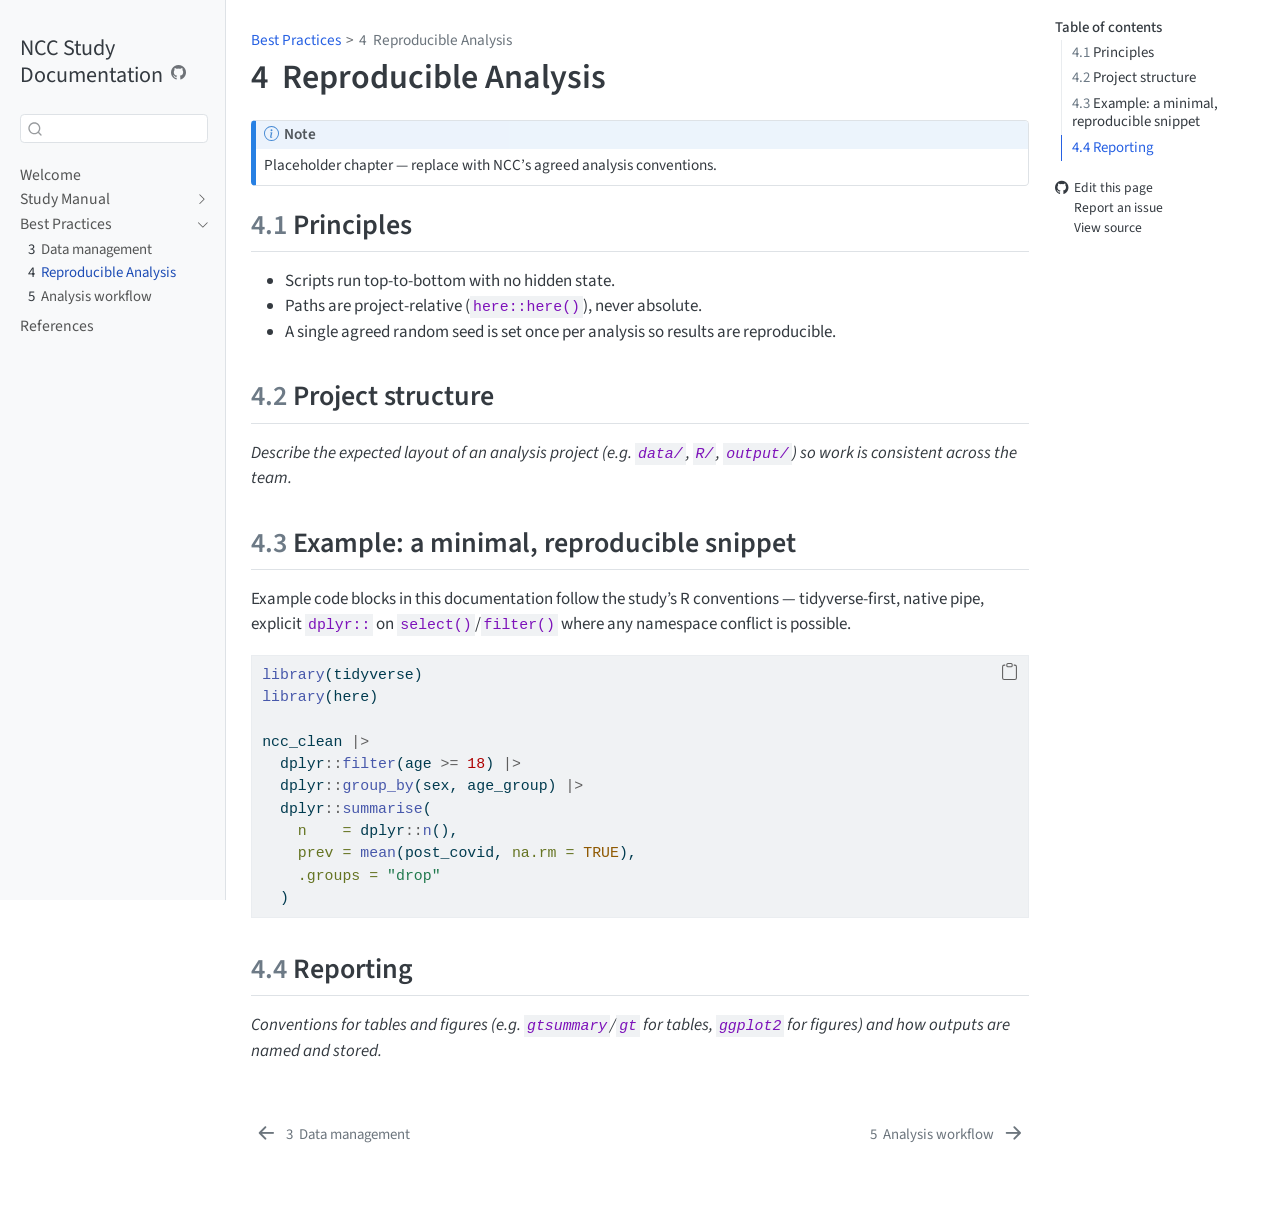
<file: best-practices/reproducible-analysis.html>
<!DOCTYPE html>
<html xmlns="http://www.w3.org/1999/xhtml" lang="en" xml:lang="en"><head>

<meta charset="utf-8">
<meta name="generator" content="quarto-1.11.9">

<meta name="viewport" content="width=device-width, initial-scale=1.0, user-scalable=yes">


<title>4&nbsp; Reproducible Analysis – NCC Study Documentation</title>
<style>
/* Default styles provided by pandoc.
** See https://pandoc.org/MANUAL.html#variables-for-html for config info.
*/
span.smallcaps{font-variant: small-caps;}
div.columns{display: flex; gap: 1.5em;}
div.column{flex: auto;}
@media screen {
div.columns{gap: min(4vw, 1.5em);}
div.column{overflow-x: auto;}
}
div.hanging-indent{margin-left: 1.5em; text-indent: -1.5em;}
ul.task-list{list-style: none;}
ul.task-list li input[type="checkbox"] {
  width: 0.8em;
  margin: 0 0.8em 0.2em -1em; /* quarto-specific, see https://github.com/quarto-dev/quarto-cli/issues/4556 */ 
  vertical-align: middle;
}
/* CSS for syntax highlighting */
html { -webkit-text-size-adjust: 100%; }
pre > code.sourceCode { white-space: pre; position: relative; }
pre > code.sourceCode > span { display: inline-block; line-height: 1.25; }
pre > code.sourceCode > span:empty { height: 1.2em; }
.sourceCode { overflow: visible; }
code.sourceCode > span { color: inherit; text-decoration: inherit; }
div.sourceCode { margin: 1em 0; }
pre.sourceCode { margin: 0; }
@media screen {
div.sourceCode { overflow: auto; }
}
@media print {
pre > code.sourceCode { white-space: pre-wrap; }
pre > code.sourceCode > span { text-indent: -5em; padding-left: 5em; }
}
pre.numberSource code
  { counter-reset: source-line 0; }
pre.numberSource code > span
  { position: relative; left: -4em; counter-increment: source-line; }
pre.numberSource code > span > a:first-child::before
  { content: counter(source-line);
    position: relative; left: -1em; text-align: right; vertical-align: baseline;
    border: none; display: inline-block;
    -webkit-touch-callout: none; -webkit-user-select: none;
    -khtml-user-select: none; -moz-user-select: none;
    -ms-user-select: none; user-select: none;
    padding: 0 4px; width: 4em;
  }
pre.numberSource { margin-left: 3em;  padding-left: 4px; }
div.sourceCode
  {   }
@media screen {
pre > code.sourceCode > span > a:first-child::before { text-decoration: underline; }
}
</style>


<script src="../site_libs/quarto-nav/quarto-nav.js"></script>
<script src="../site_libs/quarto-nav/headroom.min.js"></script>
<script src="../site_libs/clipboard/clipboard.min.js"></script>
<script src="../site_libs/quarto-search/autocomplete.umd.js"></script>
<script src="../site_libs/quarto-search/fuse.min.js"></script>
<script src="../site_libs/quarto-search/quarto-search.js"></script>
<meta name="quarto:offset" content="../">
<link href="../best-practices/analysis-workflow.html" rel="next">
<link href="../best-practices/data-management.html" rel="prev">
<script src="../site_libs/quarto-html/quarto.js" type="module"></script>
<script src="../site_libs/quarto-html/tabsets/tabsets.js" type="module"></script>
<script src="../site_libs/quarto-html/scrollable-regions/scrollable-regions.js" type="module"></script>
<script src="../site_libs/quarto-html/popper.min.js"></script>
<script src="../site_libs/quarto-html/tippy.umd.min.js"></script>
<script src="../site_libs/quarto-html/anchor.min.js"></script>
<link href="../site_libs/quarto-html/tippy.css" rel="stylesheet">
<link href="../site_libs/quarto-html/quarto-syntax-highlighting-63b5708e65d6cd79cd7618c58d0c21e7.css" rel="stylesheet" id="quarto-text-highlighting-styles">
<script src="../site_libs/bootstrap/bootstrap.min.js"></script>
<link href="../site_libs/bootstrap/bootstrap-icons.css" rel="stylesheet">
<link href="../site_libs/bootstrap/bootstrap-a71520af13e4c6b5a7ac03cb4efe7867.min.css" rel="stylesheet" append-hash="true" id="quarto-bootstrap" data-mode="light">
<script id="quarto-search-options" type="application/json">{
  "location": "sidebar",
  "copy-button": false,
  "collapse-after": 3,
  "panel-placement": "start",
  "type": "textbox",
  "limit": 50,
  "keyboard-shortcut": [
    "f",
    "/",
    "s"
  ],
  "show-item-context": false,
  "language": {
    "search-no-results-text": "No results",
    "search-matching-documents-text": "matching documents",
    "search-copy-link-title": "Copy link to search",
    "search-hide-matches-text": "Hide additional matches",
    "search-more-match-text": "more match in this document",
    "search-more-matches-text": "more matches in this document",
    "search-clear-button-title": "Clear",
    "search-text-placeholder": "",
    "search-detached-cancel-button-title": "Cancel",
    "search-submit-button-title": "Submit",
    "search-label": "Search"
  }
}</script>


<link rel="stylesheet" href="../styles.css">
</head>

<body class="nav-sidebar docked quarto-light"><a id="quarto-skip-link" class="visually-hidden-focusable" href="#quarto-document-content">Skip to main content</a>

<div id="quarto-search-results"></div>
  <header id="quarto-header" class="headroom fixed-top">
  <nav class="quarto-secondary-nav" aria-label="Toolbar">
    <div class="container-fluid d-flex">
      <button type="button" class="quarto-btn-toggle btn" data-bs-toggle="collapse" role="button" data-bs-target=".quarto-sidebar-collapse-item" aria-controls="quarto-sidebar" aria-expanded="false" aria-label="Toggle sidebar navigation" onclick="if (window.quartoToggleHeadroom) { window.quartoToggleHeadroom(); }">
        <i class="bi bi-layout-text-sidebar-reverse"></i>
      </button>
        <nav class="quarto-page-breadcrumbs" aria-label="Breadcrumbs"><ol class="breadcrumb"><li class="breadcrumb-item"><a href="../best-practices/data-management.html">Best Practices</a></li><li class="breadcrumb-item"><a href="../best-practices/reproducible-analysis.html"><span class="chapter-number">4</span>&nbsp; <span class="chapter-title">Reproducible Analysis</span></a></li></ol></nav>
        <a class="flex-grow-1" data-bs-toggle="collapse" data-bs-target=".quarto-sidebar-collapse-item" onclick="if (window.quartoToggleHeadroom) { window.quartoToggleHeadroom(); }">      
        </a>
      <button type="button" class="btn quarto-search-button" aria-label="Search" onclick="window.quartoOpenSearch();">
        <i class="bi bi-search"></i>
      </button>
    </div>
  </nav>
</header>
<!-- content -->
<div id="quarto-content" class="quarto-container page-columns page-rows-contents page-layout-article">
<!-- sidebar -->
  <nav id="quarto-sidebar" class="sidebar collapse collapse-horizontal quarto-sidebar-collapse-item sidebar-navigation docked overflow-auto" aria-label="Site">
    <div class="pt-lg-2 mt-2 text-left sidebar-header">
    <div class="sidebar-title mb-0 py-0">
      <a href="../">NCC Study Documentation</a> 
        <div class="sidebar-tools-main">
    <a href="https://github.com/ncc-study/ncc-docs" title="Source Code" class="quarto-navigation-tool px-1" aria-label="Source Code"><i class="bi bi-github"></i></a>
</div>
    </div>
      </div>
        <div class="mt-2 flex-shrink-0 align-items-center">
        <div class="sidebar-search">
        <div id="quarto-search" class="" title="Search"></div>
        </div>
        </div>
    <div class="sidebar-menu-container"> 
    <ul class="list-unstyled mt-1">
        <li class="sidebar-item">
  <div class="sidebar-item-container"> 
  <a href="../index.html" class="sidebar-item-text sidebar-link">
 <span class="menu-text">Welcome</span></a>
  </div>
</li>
        <li class="sidebar-item sidebar-item-section">
      <div class="sidebar-item-container"> 
            <button type="button" class="sidebar-item-text sidebar-item-toggle sidebar-link text-start collapsed" data-bs-toggle="collapse" data-bs-target="#quarto-sidebar-section-1" aria-controls="quarto-sidebar-section-1" aria-expanded="false">
 <span class="menu-text" id="quarto-sidebar-section-1-label">Study Manual</span><i class="bi bi-chevron-right" aria-hidden="true"></i></button>
      </div>
      <ul id="quarto-sidebar-section-1" aria-labelledby="quarto-sidebar-section-1-label" class="collapse list-unstyled sidebar-section depth1 ">  
          <li class="sidebar-item">
  <div class="sidebar-item-container"> 
  <a href="../manual/study-overview.html" class="sidebar-item-text sidebar-link">
 <span class="menu-text"><span class="chapter-number">1</span>&nbsp; <span class="chapter-title">Study Overview</span></span></a>
  </div>
</li>
          <li class="sidebar-item">
  <div class="sidebar-item-container"> 
  <a href="../manual/data-collection.html" class="sidebar-item-text sidebar-link">
 <span class="menu-text"><span class="chapter-number">2</span>&nbsp; <span class="chapter-title">Data collection</span></span></a>
  </div>
</li>
      </ul>
  </li>
        <li class="sidebar-item sidebar-item-section">
      <div class="sidebar-item-container"> 
            <button type="button" class="sidebar-item-text sidebar-item-toggle sidebar-link text-start" data-bs-toggle="collapse" data-bs-target="#quarto-sidebar-section-2" aria-controls="quarto-sidebar-section-2" aria-expanded="true">
 <span class="menu-text" id="quarto-sidebar-section-2-label">Best Practices</span><i class="bi bi-chevron-right" aria-hidden="true"></i></button>
      </div>
      <ul id="quarto-sidebar-section-2" aria-labelledby="quarto-sidebar-section-2-label" class="collapse list-unstyled sidebar-section depth1 show">  
          <li class="sidebar-item">
  <div class="sidebar-item-container"> 
  <a href="../best-practices/data-management.html" class="sidebar-item-text sidebar-link">
 <span class="menu-text"><span class="chapter-number">3</span>&nbsp; <span class="chapter-title">Data management</span></span></a>
  </div>
</li>
          <li class="sidebar-item">
  <div class="sidebar-item-container"> 
  <a href="../best-practices/reproducible-analysis.html" class="sidebar-item-text sidebar-link active">
 <span class="menu-text"><span class="chapter-number">4</span>&nbsp; <span class="chapter-title">Reproducible Analysis</span></span></a>
  </div>
</li>
          <li class="sidebar-item">
  <div class="sidebar-item-container"> 
  <a href="../best-practices/analysis-workflow.html" class="sidebar-item-text sidebar-link">
 <span class="menu-text"><span class="chapter-number">5</span>&nbsp; <span class="chapter-title">Analysis workflow</span></span></a>
  </div>
</li>
      </ul>
  </li>
        <li class="sidebar-item">
  <div class="sidebar-item-container"> 
  <a href="../references.html" class="sidebar-item-text sidebar-link">
 <span class="menu-text">References</span></a>
  </div>
</li>
    </ul>
    </div>
</nav>
<div id="quarto-sidebar-glass" class="quarto-sidebar-collapse-item" data-bs-toggle="collapse" data-bs-target=".quarto-sidebar-collapse-item"></div>
<!-- margin-sidebar -->
    <div id="quarto-margin-sidebar" class="sidebar margin-sidebar">
        <nav id="TOC" role="doc-toc" aria-labelledby="toc-title" class="toc-active">
    <h2 id="toc-title">Table of contents</h2>
   
  <ul>
  <li><a href="#principles" id="toc-principles" class="nav-link active" data-scroll-target="#principles"><span class="header-section-number">4.1</span> Principles</a></li>
  <li><a href="#project-structure" id="toc-project-structure" class="nav-link" data-scroll-target="#project-structure"><span class="header-section-number">4.2</span> Project structure</a></li>
  <li><a href="#example-a-minimal-reproducible-snippet" id="toc-example-a-minimal-reproducible-snippet" class="nav-link" data-scroll-target="#example-a-minimal-reproducible-snippet"><span class="header-section-number">4.3</span> Example: a minimal, reproducible snippet</a></li>
  <li><a href="#reporting" id="toc-reporting" class="nav-link" data-scroll-target="#reporting"><span class="header-section-number">4.4</span> Reporting</a></li>
  </ul>
<div class="toc-actions"><ul><li><a href="https://github.com/ncc-study/ncc-docs/edit/main/best-practices/reproducible-analysis.qmd" class="toc-action"><i class="bi bi-github"></i>Edit this page</a></li><li><a href="https://github.com/ncc-study/ncc-docs/issues/new" class="toc-action"><i class="bi empty"></i>Report an issue</a></li><li><a href="https://github.com/ncc-study/ncc-docs/blob/main/best-practices/reproducible-analysis.qmd" class="toc-action"><i class="bi empty"></i>View source</a></li></ul></div></nav>
    </div>
<!-- main -->
<main class="content" id="quarto-document-content" tabindex="-1">

<header id="title-block-header" class="quarto-title-block default"><nav class="quarto-page-breadcrumbs quarto-title-breadcrumbs d-none d-lg-block" aria-label="Breadcrumbs"><ol class="breadcrumb"><li class="breadcrumb-item"><a href="../best-practices/data-management.html">Best Practices</a></li><li class="breadcrumb-item"><a href="../best-practices/reproducible-analysis.html"><span class="chapter-number">4</span>&nbsp; <span class="chapter-title">Reproducible Analysis</span></a></li></ol></nav>
<div class="quarto-title">
<h1 class="title"><span class="chapter-number">4</span>&nbsp; <span class="chapter-title">Reproducible Analysis</span></h1>
</div>



<div class="quarto-title-meta">

    
  
    
  </div>
  


</header>


<div class="callout callout-style-default callout-note callout-titled">
<div class="callout-header d-flex align-content-center">
<div class="callout-icon-container">
<i class="callout-icon"></i>
</div>
<div class="callout-title-container flex-fill">
Note
</div>
</div>
<div class="callout-body-container callout-body">
<p>Placeholder chapter — replace with NCC’s agreed analysis conventions.</p>
</div>
</div>
<section id="principles" class="level2" data-number="4.1">
<h2 data-number="4.1" class="anchored" data-anchor-id="principles"><span class="header-section-number">4.1</span> Principles</h2>
<ul>
<li>Scripts run top-to-bottom with no hidden state.</li>
<li>Paths are project-relative (<code>here::here()</code>), never absolute.</li>
<li>A single agreed random seed is set once per analysis so results are reproducible.</li>
</ul>
</section>
<section id="project-structure" class="level2" data-number="4.2">
<h2 data-number="4.2" class="anchored" data-anchor-id="project-structure"><span class="header-section-number">4.2</span> Project structure</h2>
<p><em>Describe the expected layout of an analysis project (e.g.&nbsp;<code>data/</code>, <code>R/</code>, <code>output/</code>) so work is consistent across the team.</em></p>
</section>
<section id="example-a-minimal-reproducible-snippet" class="level2" data-number="4.3">
<h2 data-number="4.3" class="anchored" data-anchor-id="example-a-minimal-reproducible-snippet"><span class="header-section-number">4.3</span> Example: a minimal, reproducible snippet</h2>
<p>Example code blocks in this documentation follow the study’s R conventions — tidyverse-first, native pipe, explicit <code>dplyr::</code> on <code>select()</code>/<code>filter()</code> where any namespace conflict is possible.</p>
<div class="code-copy-outer-scaffold"><div class="sourceCode" id="cb1"><pre class="sourceCode r code-with-copy"><code class="sourceCode r"><span id="cb1-1"><a href="#cb1-1" aria-hidden="true" tabindex="-1"></a><span class="fu">library</span>(tidyverse)</span>
<span id="cb1-2"><a href="#cb1-2" aria-hidden="true" tabindex="-1"></a><span class="fu">library</span>(here)</span>
<span id="cb1-3"><a href="#cb1-3" aria-hidden="true" tabindex="-1"></a></span>
<span id="cb1-4"><a href="#cb1-4" aria-hidden="true" tabindex="-1"></a>ncc_clean <span class="sc">|&gt;</span></span>
<span id="cb1-5"><a href="#cb1-5" aria-hidden="true" tabindex="-1"></a>  dplyr<span class="sc">::</span><span class="fu">filter</span>(age <span class="sc">&gt;=</span> <span class="dv">18</span>) <span class="sc">|&gt;</span></span>
<span id="cb1-6"><a href="#cb1-6" aria-hidden="true" tabindex="-1"></a>  dplyr<span class="sc">::</span><span class="fu">group_by</span>(sex, age_group) <span class="sc">|&gt;</span></span>
<span id="cb1-7"><a href="#cb1-7" aria-hidden="true" tabindex="-1"></a>  dplyr<span class="sc">::</span><span class="fu">summarise</span>(</span>
<span id="cb1-8"><a href="#cb1-8" aria-hidden="true" tabindex="-1"></a>    <span class="at">n    =</span> dplyr<span class="sc">::</span><span class="fu">n</span>(),</span>
<span id="cb1-9"><a href="#cb1-9" aria-hidden="true" tabindex="-1"></a>    <span class="at">prev =</span> <span class="fu">mean</span>(post_covid, <span class="at">na.rm =</span> <span class="cn">TRUE</span>),</span>
<span id="cb1-10"><a href="#cb1-10" aria-hidden="true" tabindex="-1"></a>    <span class="at">.groups =</span> <span class="st">"drop"</span></span>
<span id="cb1-11"><a href="#cb1-11" aria-hidden="true" tabindex="-1"></a>  )</span></code></pre></div><button title="Copy to Clipboard" class="code-copy-button"><i class="bi"></i></button></div>
</section>
<section id="reporting" class="level2" data-number="4.4">
<h2 data-number="4.4" class="anchored" data-anchor-id="reporting"><span class="header-section-number">4.4</span> Reporting</h2>
<p><em>Conventions for tables and figures (e.g.&nbsp;<code>gtsummary</code>/<code>gt</code> for tables, <code>ggplot2</code> for figures) and how outputs are named and stored.</em></p>


</section>

</main> <!-- /main -->
<script id="quarto-html-after-body" type="application/javascript">
  window.document.addEventListener("DOMContentLoaded", function (event) {
    const icon = "";
    const anchorJS = new window.AnchorJS();
    anchorJS.options = {
      placement: 'right',
      icon: icon
    };
    anchorJS.add('.anchored');
    const isCodeAnnotation = (el) => {
      for (const clz of el.classList) {
        if (clz.startsWith('code-annotation-')) {                     
          return true;
        }
      }
      return false;
    }
    const onCopySuccess = function(e) {
      // button target
      const button = e.trigger;
      // don't keep focus
      button.blur();
      // flash "checked"
      button.classList.add('code-copy-button-checked');
      var currentTitle = button.getAttribute("title");
      button.setAttribute("title", "Copied!");
      let tooltip;
      if (window.bootstrap) {
        button.setAttribute("data-bs-toggle", "tooltip");
        button.setAttribute("data-bs-placement", "left");
        button.setAttribute("data-bs-title", "Copied!");
        tooltip = new bootstrap.Tooltip(button, 
          { trigger: "manual", 
            customClass: "code-copy-button-tooltip",
            offset: [0, -8]});
        tooltip.show();    
      }
      setTimeout(function() {
        if (tooltip) {
          tooltip.hide();
          button.removeAttribute("data-bs-title");
          button.removeAttribute("data-bs-toggle");
          button.removeAttribute("data-bs-placement");
        }
        button.setAttribute("title", currentTitle);
        button.classList.remove('code-copy-button-checked');
      }, 1000);
      // clear code selection
      e.clearSelection();
    }
    const getTextToCopy = function(trigger) {
      const outerScaffold = trigger.parentElement.cloneNode(true);
      const codeEl = outerScaffold.querySelector('code');
      for (const childEl of codeEl.children) {
        if (isCodeAnnotation(childEl)) {
          childEl.remove();
        }
      }
      return codeEl.innerText;
    }
    const clipboard = new window.ClipboardJS('.code-copy-button:not([data-in-quarto-modal])', {
      text: getTextToCopy
    });
    clipboard.on('success', onCopySuccess);
    if (window.document.getElementById('quarto-embedded-source-code-modal')) {
      const clipboardModal = new window.ClipboardJS('.code-copy-button[data-in-quarto-modal]', {
        text: getTextToCopy,
        container: window.document.getElementById('quarto-embedded-source-code-modal')
      });
      clipboardModal.on('success', onCopySuccess);
    }
      var localhostRegex = new RegExp(/^(?:http|https):\/\/localhost\:?[0-9]*\//);
      var mailtoRegex = new RegExp(/^mailto:/);
        var filterRegex = new RegExp('/' + window.location.host + '/');
      var isInternal = (href) => {
          return filterRegex.test(href) || localhostRegex.test(href) || mailtoRegex.test(href);
      }
      // Inspect non-navigation links and adorn them if external
      window.quartoDecorateExternalLinks = function (root) {
     var links = (root || window.document).querySelectorAll('a[href]:not(.nav-link):not(.navbar-brand):not(.toc-action):not(.sidebar-link):not(.sidebar-item-toggle):not(.pagination-link):not(.no-external):not([aria-hidden]):not(.dropdown-item):not(.quarto-navigation-tool):not(.about-link)');
      for (var i=0; i<links.length; i++) {
        const link = links[i];
        if (!isInternal(link.href)) {
          // undo the damage that might have been done by quarto-nav.js in the case of
          // links that we want to consider external
          if (link.dataset.originalHref !== undefined) {
            link.href = link.dataset.originalHref;
          }
          if (!link.classList.contains('no-external-icon')) {
          }
        }
      }
      };
      window.quartoDecorateExternalLinks(window.document);
    // Esc closes the popup (WCAG 1.4.13) and focus leaving both trigger and
    // popup closes it (WCAG 2.4.11); tippy handles neither for interactive popups.
    const hideOnEscAndFocusOut = {
      name: 'hideOnEscAndFocusOut',
      defaultValue: true,
      fn(instance) {
        const dismiss = () => {
          // A show scheduled by the trigger delay would otherwise reopen it
          instance.clearDelayTimeouts();
          instance.hide();
        };
        const onKeyDown = (event) => {
          if (event.key !== 'Escape') {
            return;
          }
          // Keep Esc from also reaching page handlers (e.g. reveal.js overview),
          // except an open reveal.js slide menu, which Esc should close too.
          // The menu handles keys only when its keyboard option is on.
          const menuHandlesEsc = window.Reveal?.getPlugin?.('menu')?.isOpen() &&
            window.Reveal.getConfig().menu?.keyboard !== false;
          if (!menuHandlesEsc) {
            event.stopPropagation();
          }
          if (instance.popper.contains(window.document.activeElement)) {
            // Disabled while refocusing so the focus trigger does not reopen it
            instance.disable();
            instance.reference.focus();
            instance.enable();
          }
          dismiss();
        };
        const onFocusOut = (event) => {
          const target = event.relatedTarget;
          if (target && !instance.reference.contains(target) &&
              !instance.popper.contains(target)) {
            dismiss();
          }
        };
        // On the trigger too: a click trigger (code-annotations: select) has no
        // blur handling. Attached for the instance's lifetime so leaving the
        // trigger also cancels a show still pending on the trigger delay.
        instance.reference.addEventListener('focusout', onFocusOut);
        return {
          onShow() {
            window.document.addEventListener('keydown', onKeyDown, true);
            instance.popper.addEventListener('focusout', onFocusOut);
          },
          onHide() {
            window.document.removeEventListener('keydown', onKeyDown, true);
            instance.popper.removeEventListener('focusout', onFocusOut);
          },
          onDestroy() {
            instance.reference.removeEventListener('focusout', onFocusOut);
          },
        };
      },
    };
    function tippyHover(el, contentFn, onTriggerFn, onUntriggerFn) {
      const config = {
        allowHTML: true,
        maxWidth: 500,
        delay: 100,
        arrow: false,
        appendTo: function(el) {
            return el.parentElement;
        },
        interactive: true,
        interactiveBorder: 10,
        theme: 'quarto',
        placement: 'bottom-start',
        plugins: [hideOnEscAndFocusOut],
      };
      if (contentFn) {
        config.content = contentFn;
      }
      if (onTriggerFn) {
        config.onTrigger = onTriggerFn;
      }
      if (onUntriggerFn) {
        config.onUntrigger = onUntriggerFn;
      }
      window.tippy(el, config); 
    }
    const noterefs = window.document.querySelectorAll('a[role="doc-noteref"]');
    for (var i=0; i<noterefs.length; i++) {
      const ref = noterefs[i];
      tippyHover(ref, function() {
        // use id or data attribute instead here
        let href = ref.getAttribute('data-footnote-href') || ref.getAttribute('href');
        try { href = new URL(href).hash; } catch {}
        const id = href.replace(/^#\/?/, "");
        const note = window.document.getElementById(id);
        if (note) {
          return note.innerHTML;
        } else {
          return "";
        }
      });
    }
    const xrefs = window.document.querySelectorAll('a.quarto-xref');
    const processXRef = (id, note) => {
      // Strip column container classes
      const stripColumnClz = (el) => {
        el.classList.remove("page-full", "page-columns");
        if (el.children) {
          for (const child of el.children) {
            stripColumnClz(child);
          }
        }
      }
      stripColumnClz(note)
      if (id === null || id.startsWith('sec-')) {
        // Special case sections, only their first couple elements
        const container = document.createElement("div");
        if (note.children && note.children.length > 2) {
          container.appendChild(note.children[0].cloneNode(true));
          for (let i = 1; i < note.children.length; i++) {
            const child = note.children[i];
            if (child.tagName === "P" && child.innerText === "") {
              continue;
            } else {
              container.appendChild(child.cloneNode(true));
              break;
            }
          }
          if (window.Quarto?.typesetMath) {
            window.Quarto.typesetMath(container);
          }
          return container.innerHTML
        } else {
          if (window.Quarto?.typesetMath) {
            window.Quarto.typesetMath(note);
          }
          return note.innerHTML;
        }
      } else {
        // Remove any anchor links if they are present
        const anchorLink = note.querySelector('a.anchorjs-link');
        if (anchorLink) {
          anchorLink.remove();
        }
        if (window.Quarto?.typesetMath) {
          window.Quarto.typesetMath(note);
        }
        if (note.classList.contains("callout")) {
          return note.outerHTML;
        } else {
          return note.innerHTML;
        }
      }
    }
    for (var i=0; i<xrefs.length; i++) {
      const xref = xrefs[i];
      tippyHover(xref, undefined, function(instance) {
        instance.disable();
        let url = xref.getAttribute('href');
        let hash = undefined; 
        if (url.startsWith('#')) {
          hash = url;
        } else {
          try { hash = new URL(url).hash; } catch {}
        }
        if (hash) {
          const id = hash.replace(/^#\/?/, "");
          const note = window.document.getElementById(id);
          if (note !== null) {
            try {
              const html = processXRef(id, note.cloneNode(true));
              instance.setContent(html);
            } finally {
              instance.enable();
              instance.show();
            }
          } else {
            // See if we can fetch this
            fetch(url.split('#')[0])
            .then(res => res.text())
            .then(html => {
              const parser = new DOMParser();
              const htmlDoc = parser.parseFromString(html, "text/html");
              const note = htmlDoc.getElementById(id);
              if (note !== null) {
                const html = processXRef(id, note);
                instance.setContent(html);
              } 
            }).finally(() => {
              instance.enable();
              instance.show();
            });
          }
        } else {
          // See if we can fetch a full url (with no hash to target)
          // This is a special case and we should probably do some content thinning / targeting
          fetch(url)
          .then(res => res.text())
          .then(html => {
            const parser = new DOMParser();
            const htmlDoc = parser.parseFromString(html, "text/html");
            const note = htmlDoc.querySelector('main.content');
            if (note !== null) {
              // This should only happen for chapter cross references
              // (since there is no id in the URL)
              // remove the first header
              if (note.children.length > 0 && note.children[0].tagName === "HEADER") {
                note.children[0].remove();
              }
              const html = processXRef(null, note);
              instance.setContent(html);
            } 
          }).finally(() => {
            instance.enable();
            instance.show();
          });
        }
      }, function(instance) {
      });
    }
        let selectedAnnoteEl;
        const selectorForAnnotation = ( cell, annotation) => {
          let cellAttr = 'data-code-cell="' + cell + '"';
          let lineAttr = 'data-code-annotation="' +  annotation + '"';
          const selector = 'span[' + cellAttr + '][' + lineAttr + ']';
          return selector;
        }
        const selectCodeLines = (annoteEl) => {
          const doc = window.document;
          const targetCell = annoteEl.getAttribute("data-target-cell");
          const targetAnnotation = annoteEl.getAttribute("data-target-annotation");
          const annoteSpan = window.document.querySelector(selectorForAnnotation(targetCell, targetAnnotation));
          const lines = annoteSpan.getAttribute("data-code-lines").split(",");
          const lineIds = lines.map((line) => {
            return targetCell + "-" + line;
          })
          // Each band is positioned against its own containing block, which is
          // not the offsetParent of the lines, so place it from client rects.
          const placeBand = (band, firstEl, lastEl, codeBlock) => {
            const container = band.offsetParent;
            if (container === null) {
              return;
            }
            const containerRect = container.getBoundingClientRect();
            // Reveal.js scales slides with a transform, so convert client
            // pixels back to the CSS pixels of the container.
            const scale = containerRect.height / container.offsetHeight || 1;
            const firstRect = firstEl.getBoundingClientRect();
            const lastRect = lastEl.getBoundingClientRect();
            const top = (firstRect.top - containerRect.top) / scale - container.clientTop + container.scrollTop;
            const height = (lastRect.bottom - firstRect.top) / scale;
            band.style.top = top - 2 + "px";
            band.style.height = height + 4 + "px";
            if (codeBlock) {
              // Without the copy button wrapper, the containing block is wider
              // than the code block, so span the code block explicitly.
              const blockRect = codeBlock.getBoundingClientRect();
              band.style.left = (blockRect.left - containerRect.left) / scale - container.clientLeft + container.scrollLeft + "px";
              band.style.width = blockRect.width / scale + "px";
            }
          };
          if (lineIds.length > 0) {
            const el = window.document.getElementById(lineIds[0]);
            const lastEl = window.document.getElementById(lineIds[lineIds.length - 1]);
            const parent = el.parentElement.parentElement;
            // cook up a div (if necessary) and position it
            let div = window.document.getElementById("code-annotation-line-highlight");
            if (div === null) {
              div = window.document.createElement("div");
              div.setAttribute("id", "code-annotation-line-highlight");
              div.style.position = 'absolute';
              parent.appendChild(div);
            }
            placeBand(div, el, lastEl, parent.closest("div.sourceCode") || parent);
            let gutterDiv = window.document.getElementById("code-annotation-line-highlight-gutter");
            if (gutterDiv === null) {
              gutterDiv = window.document.createElement("div");
              gutterDiv.setAttribute("id", "code-annotation-line-highlight-gutter");
              gutterDiv.style.position = 'absolute';
              const codeCell = window.document.getElementById(targetCell);
              const gutter = codeCell.querySelector('.code-annotation-gutter');
              gutter.appendChild(gutterDiv);
            }
            placeBand(gutterDiv, el, lastEl);
            selectedAnnoteEl = annoteEl;
          }
        };
        const unselectCodeLines = () => {
          const elementsIds = ["code-annotation-line-highlight", "code-annotation-line-highlight-gutter"];
          elementsIds.forEach((elId) => {
            const div = window.document.getElementById(elId);
            if (div) {
              div.remove();
            }
          });
          selectedAnnoteEl = undefined;
        };
          // Handle positioning of the toggle
      window.addEventListener(
        "resize",
        throttle(() => {
          elRect = undefined;
          if (selectedAnnoteEl) {
            selectCodeLines(selectedAnnoteEl);
          }
        }, 10)
      );
      function throttle(fn, ms) {
      let throttle = false;
      let timer;
        return (...args) => {
          if(!throttle) { // first call gets through
              fn.apply(this, args);
              throttle = true;
          } else { // all the others get throttled
              if(timer) clearTimeout(timer); // cancel #2
              timer = setTimeout(() => {
                fn.apply(this, args);
                timer = throttle = false;
              }, ms);
          }
        };
      }
        // Attach click handler to the DT
        const annoteDls = window.document.querySelectorAll('dt[data-target-cell]');
        for (const annoteDlNode of annoteDls) {
          annoteDlNode.addEventListener('click', (event) => {
            const clickedEl = event.target;
            if (clickedEl !== selectedAnnoteEl) {
              unselectCodeLines();
              const activeEl = window.document.querySelector('dt[data-target-cell].code-annotation-active');
              if (activeEl) {
                activeEl.classList.remove('code-annotation-active');
              }
              selectCodeLines(clickedEl);
              clickedEl.classList.add('code-annotation-active');
            } else {
              // Unselect the line
              unselectCodeLines();
              clickedEl.classList.remove('code-annotation-active');
            }
          });
        }
    const findCites = (el) => {
      const parentEl = el.parentElement;
      if (parentEl) {
        const cites = parentEl.dataset.cites;
        if (cites) {
          return {
            el,
            cites: cites.split(' ')
          };
        } else {
          return findCites(el.parentElement)
        }
      } else {
        return undefined;
      }
    };
    var bibliorefs = window.document.querySelectorAll('a[role="doc-biblioref"]');
    for (var i=0; i<bibliorefs.length; i++) {
      const ref = bibliorefs[i];
      const citeInfo = findCites(ref);
      if (citeInfo) {
        tippyHover(citeInfo.el, function() {
          var popup = window.document.createElement('div');
          citeInfo.cites.forEach(function(cite) {
            var citeDiv = window.document.createElement('div');
            citeDiv.classList.add('hanging-indent');
            citeDiv.classList.add('csl-entry');
            var biblioDiv = window.document.getElementById('ref-' + cite);
            if (biblioDiv) {
              citeDiv.innerHTML = biblioDiv.innerHTML;
            }
            popup.appendChild(citeDiv);
          });
          return popup.innerHTML;
        });
      }
    }
  });
  </script>
  <script type="application/javascript">
  window.quartoScrollableRegionsLabels = {"code":"Scrollable code","output":"Scrollable output"};
  </script>
<nav class="page-navigation" aria-label="Page">
  <div class="nav-page nav-page-previous">
      <a href="../best-practices/data-management.html" class="pagination-link" aria-label="Data management">
        <i class="bi bi-arrow-left-short"></i> <span class="nav-page-text"><span class="chapter-number">3</span>&nbsp; <span class="chapter-title">Data management</span></span>
      </a>          
  </div>
  <div class="nav-page nav-page-next">
      <a href="../best-practices/analysis-workflow.html" class="pagination-link" aria-label="Analysis workflow">
        <span class="nav-page-text"><span class="chapter-number">5</span>&nbsp; <span class="chapter-title">Analysis workflow</span></span> <i class="bi bi-arrow-right-short"></i>
      </a>
  </div>
</nav>
</div> <!-- /content -->




<footer class="footer"><div class="nav-footer"><div class="nav-footer-center"><div class="toc-actions d-sm-block d-md-none"><ul><li><a href="https://github.com/ncc-study/ncc-docs/edit/main/best-practices/reproducible-analysis.qmd" class="toc-action"><i class="bi bi-github"></i>Edit this page</a></li><li><a href="https://github.com/ncc-study/ncc-docs/issues/new" class="toc-action"><i class="bi empty"></i>Report an issue</a></li><li><a href="https://github.com/ncc-study/ncc-docs/blob/main/best-practices/reproducible-analysis.qmd" class="toc-action"><i class="bi empty"></i>View source</a></li></ul></div></div></div></footer></body></html>
</file>
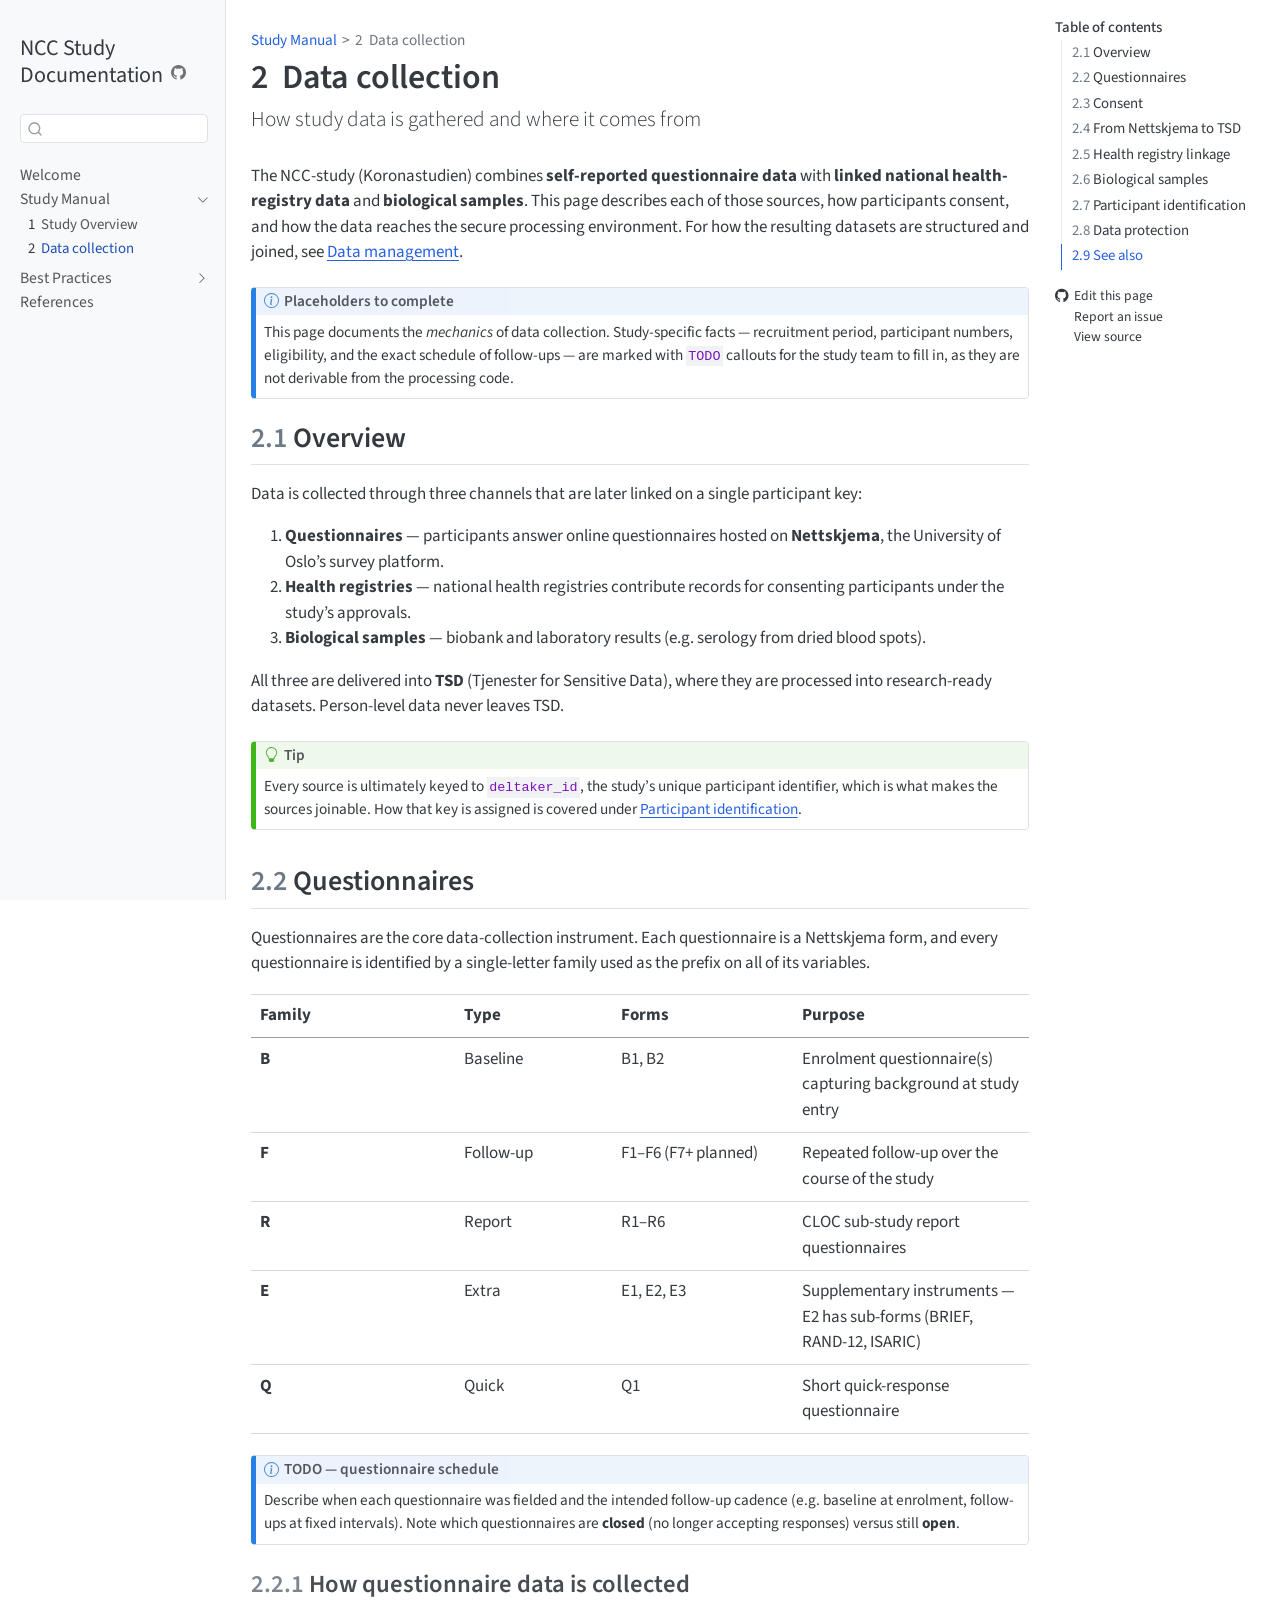
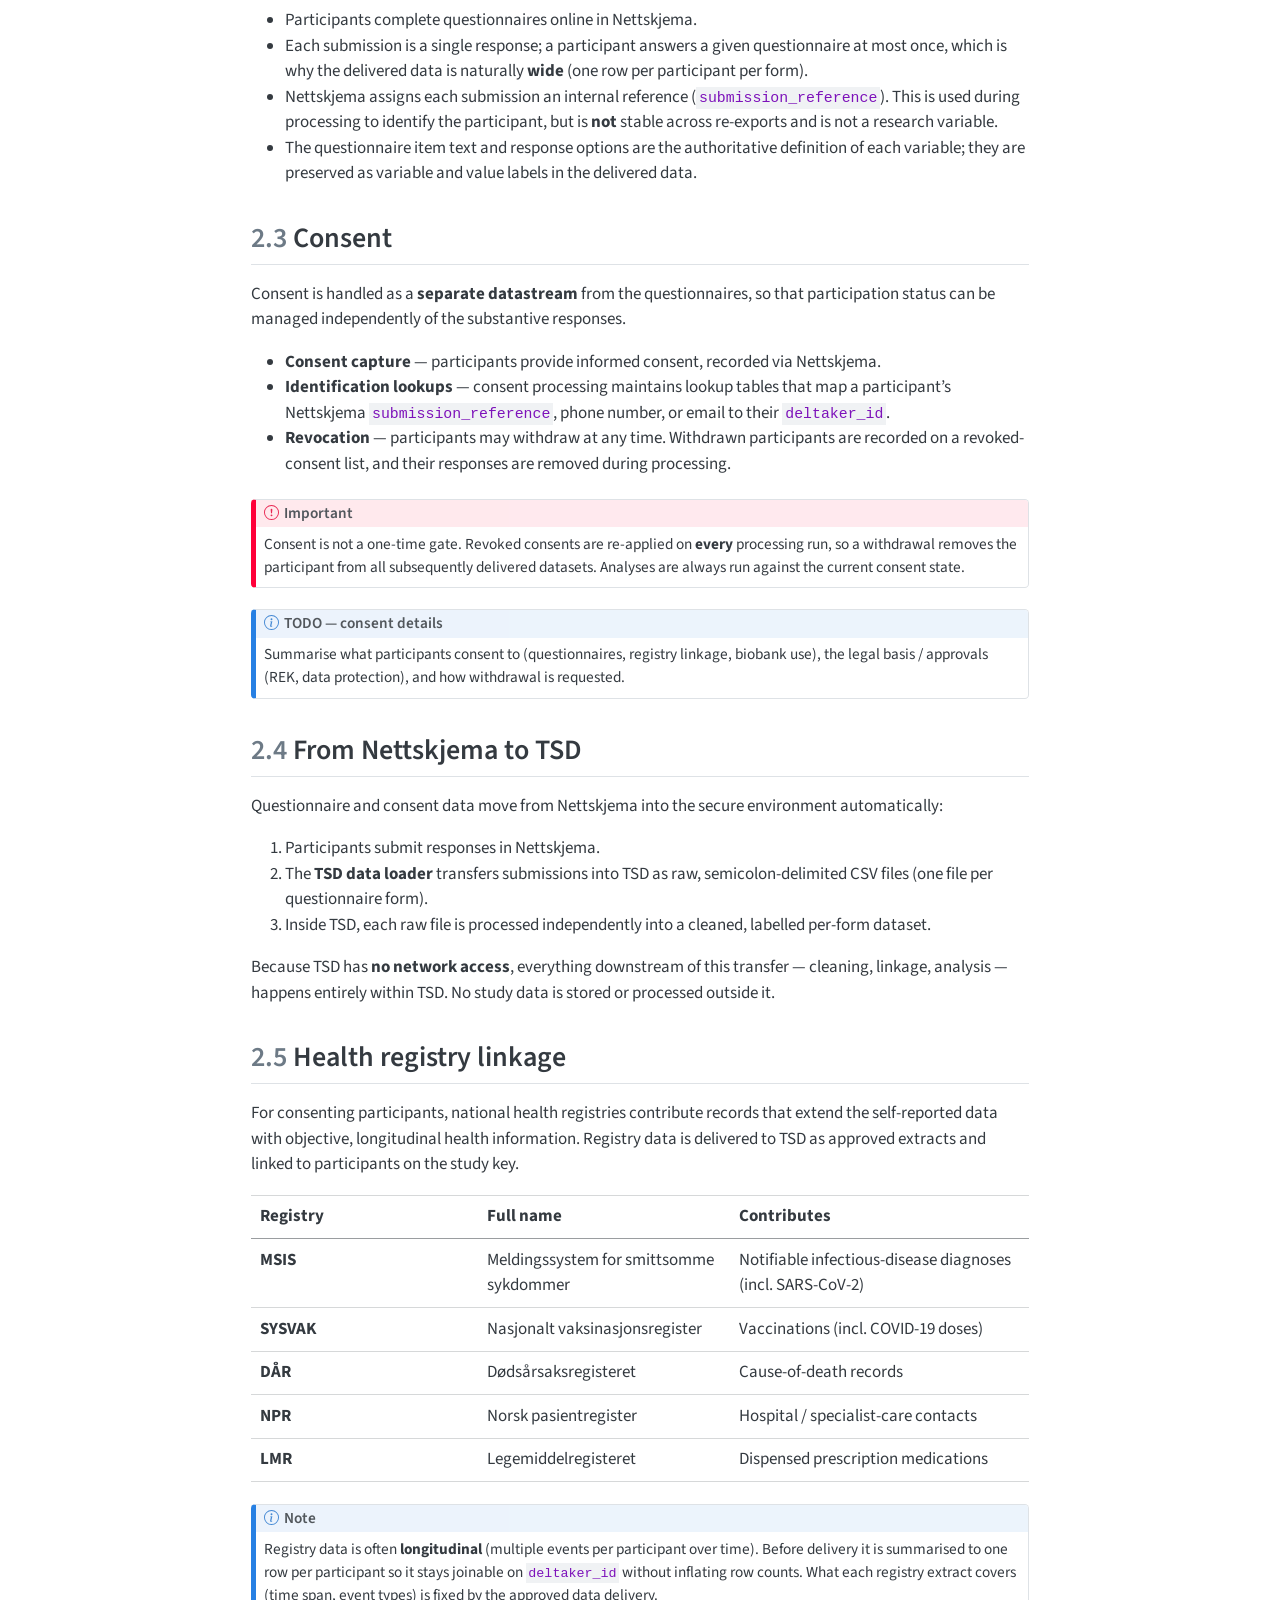
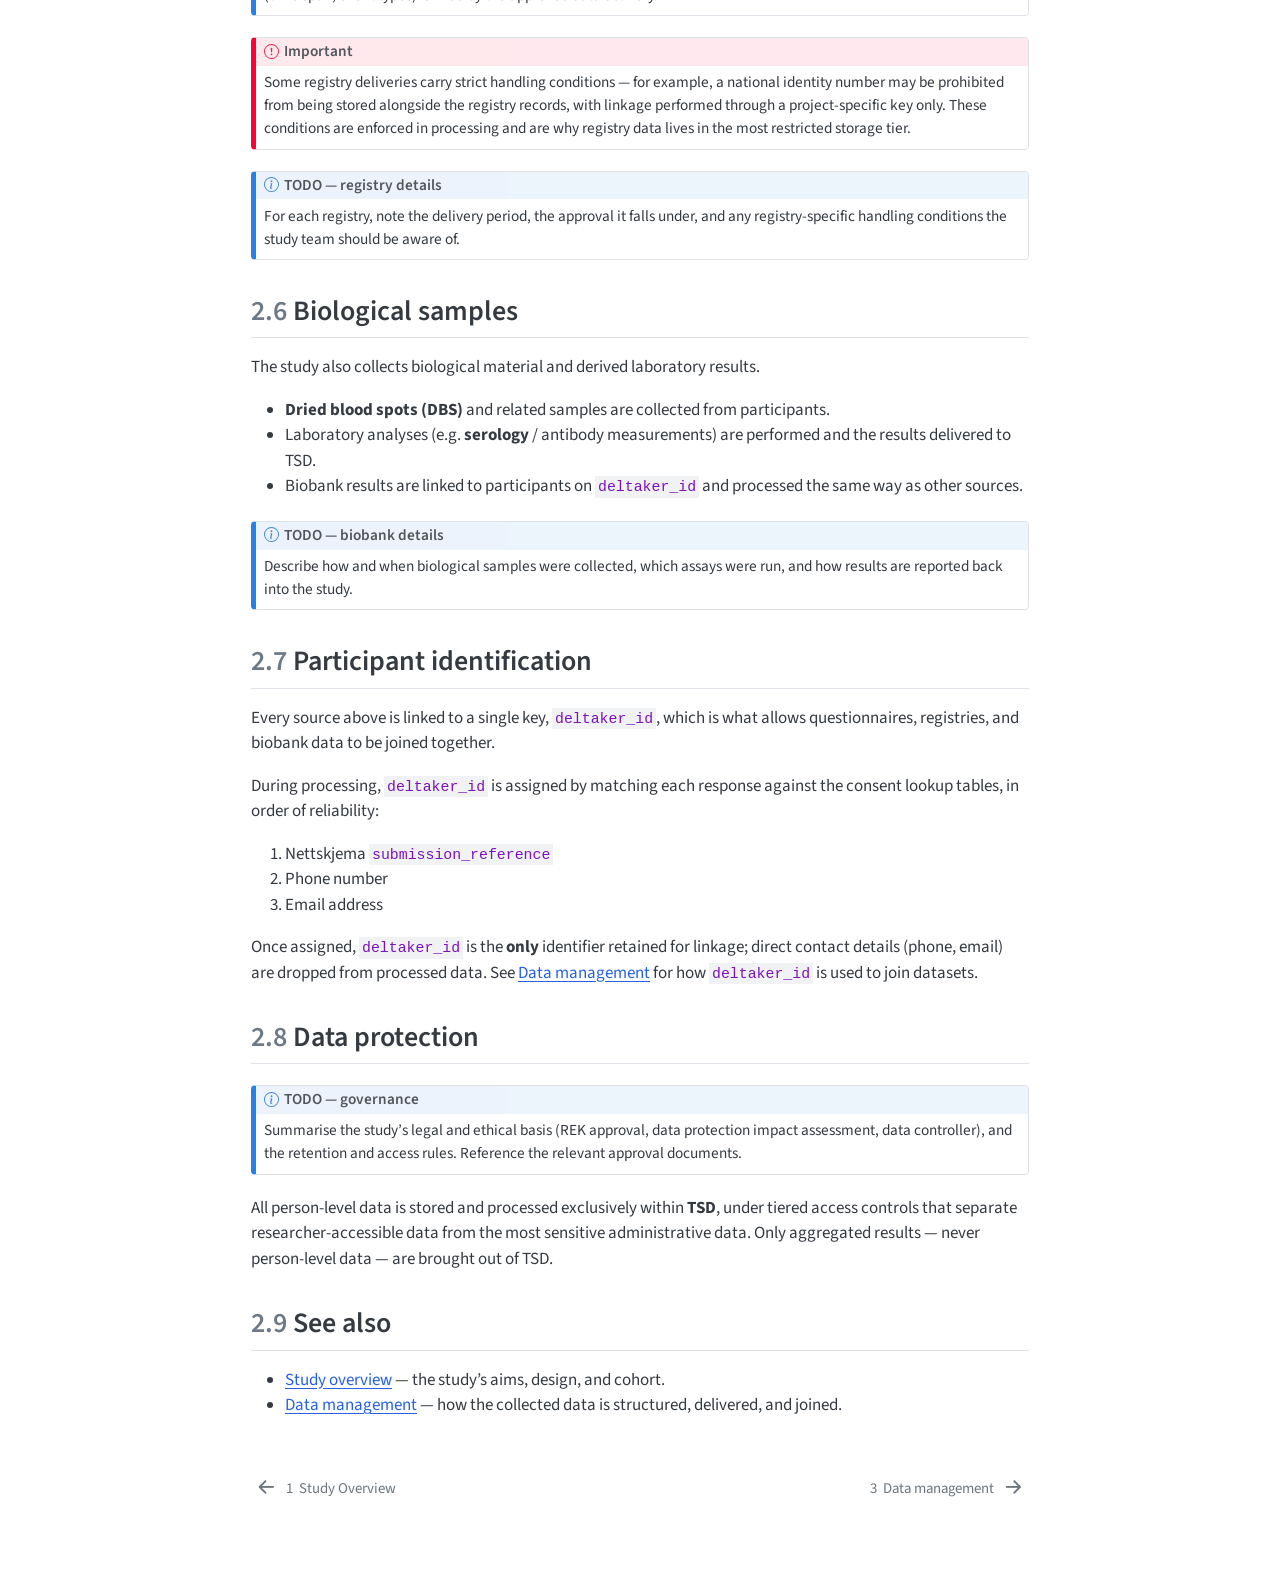
<file: manual/data-collection.html>
<!DOCTYPE html>
<html xmlns="http://www.w3.org/1999/xhtml" lang="en" xml:lang="en"><head>

<meta charset="utf-8">
<meta name="generator" content="quarto-1.11.9">

<meta name="viewport" content="width=device-width, initial-scale=1.0, user-scalable=yes">


<title>2&nbsp; Data collection – NCC Study Documentation</title>
<style>
/* Default styles provided by pandoc.
** See https://pandoc.org/MANUAL.html#variables-for-html for config info.
*/
span.smallcaps{font-variant: small-caps;}
div.columns{display: flex; gap: 1.5em;}
div.column{flex: auto;}
@media screen {
div.columns{gap: min(4vw, 1.5em);}
div.column{overflow-x: auto;}
}
div.hanging-indent{margin-left: 1.5em; text-indent: -1.5em;}
ul.task-list{list-style: none;}
ul.task-list li input[type="checkbox"] {
  width: 0.8em;
  margin: 0 0.8em 0.2em -1em; /* quarto-specific, see https://github.com/quarto-dev/quarto-cli/issues/4556 */ 
  vertical-align: middle;
}
</style>


<script src="../site_libs/quarto-nav/quarto-nav.js"></script>
<script src="../site_libs/quarto-nav/headroom.min.js"></script>
<script src="../site_libs/clipboard/clipboard.min.js"></script>
<script src="../site_libs/quarto-search/autocomplete.umd.js"></script>
<script src="../site_libs/quarto-search/fuse.min.js"></script>
<script src="../site_libs/quarto-search/quarto-search.js"></script>
<meta name="quarto:offset" content="../">
<link href="../best-practices/data-management.html" rel="next">
<link href="../manual/study-overview.html" rel="prev">
<script src="../site_libs/quarto-html/quarto.js" type="module"></script>
<script src="../site_libs/quarto-html/tabsets/tabsets.js" type="module"></script>
<script src="../site_libs/quarto-html/scrollable-regions/scrollable-regions.js" type="module"></script>
<script src="../site_libs/quarto-html/popper.min.js"></script>
<script src="../site_libs/quarto-html/tippy.umd.min.js"></script>
<script src="../site_libs/quarto-html/anchor.min.js"></script>
<link href="../site_libs/quarto-html/tippy.css" rel="stylesheet">
<link href="../site_libs/quarto-html/quarto-syntax-highlighting-63b5708e65d6cd79cd7618c58d0c21e7.css" rel="stylesheet" id="quarto-text-highlighting-styles">
<script src="../site_libs/bootstrap/bootstrap.min.js"></script>
<link href="../site_libs/bootstrap/bootstrap-icons.css" rel="stylesheet">
<link href="../site_libs/bootstrap/bootstrap-a71520af13e4c6b5a7ac03cb4efe7867.min.css" rel="stylesheet" append-hash="true" id="quarto-bootstrap" data-mode="light">
<script id="quarto-search-options" type="application/json">{
  "location": "sidebar",
  "copy-button": false,
  "collapse-after": 3,
  "panel-placement": "start",
  "type": "textbox",
  "limit": 50,
  "keyboard-shortcut": [
    "f",
    "/",
    "s"
  ],
  "show-item-context": false,
  "language": {
    "search-no-results-text": "No results",
    "search-matching-documents-text": "matching documents",
    "search-copy-link-title": "Copy link to search",
    "search-hide-matches-text": "Hide additional matches",
    "search-more-match-text": "more match in this document",
    "search-more-matches-text": "more matches in this document",
    "search-clear-button-title": "Clear",
    "search-text-placeholder": "",
    "search-detached-cancel-button-title": "Cancel",
    "search-submit-button-title": "Submit",
    "search-label": "Search"
  }
}</script>


<link rel="stylesheet" href="../styles.css">
</head>

<body class="nav-sidebar docked quarto-light"><a id="quarto-skip-link" class="visually-hidden-focusable" href="#quarto-document-content">Skip to main content</a>

<div id="quarto-search-results"></div>
  <header id="quarto-header" class="headroom fixed-top">
  <nav class="quarto-secondary-nav" aria-label="Toolbar">
    <div class="container-fluid d-flex">
      <button type="button" class="quarto-btn-toggle btn" data-bs-toggle="collapse" role="button" data-bs-target=".quarto-sidebar-collapse-item" aria-controls="quarto-sidebar" aria-expanded="false" aria-label="Toggle sidebar navigation" onclick="if (window.quartoToggleHeadroom) { window.quartoToggleHeadroom(); }">
        <i class="bi bi-layout-text-sidebar-reverse"></i>
      </button>
        <nav class="quarto-page-breadcrumbs" aria-label="Breadcrumbs"><ol class="breadcrumb"><li class="breadcrumb-item"><a href="../manual/study-overview.html">Study Manual</a></li><li class="breadcrumb-item"><a href="../manual/data-collection.html"><span class="chapter-number">2</span>&nbsp; <span class="chapter-title">Data collection</span></a></li></ol></nav>
        <a class="flex-grow-1" data-bs-toggle="collapse" data-bs-target=".quarto-sidebar-collapse-item" onclick="if (window.quartoToggleHeadroom) { window.quartoToggleHeadroom(); }">      
        </a>
      <button type="button" class="btn quarto-search-button" aria-label="Search" onclick="window.quartoOpenSearch();">
        <i class="bi bi-search"></i>
      </button>
    </div>
  </nav>
</header>
<!-- content -->
<div id="quarto-content" class="quarto-container page-columns page-rows-contents page-layout-article">
<!-- sidebar -->
  <nav id="quarto-sidebar" class="sidebar collapse collapse-horizontal quarto-sidebar-collapse-item sidebar-navigation docked overflow-auto" aria-label="Site">
    <div class="pt-lg-2 mt-2 text-left sidebar-header">
    <div class="sidebar-title mb-0 py-0">
      <a href="../">NCC Study Documentation</a> 
        <div class="sidebar-tools-main">
    <a href="https://github.com/ncc-study/ncc-docs" title="Source Code" class="quarto-navigation-tool px-1" aria-label="Source Code"><i class="bi bi-github"></i></a>
</div>
    </div>
      </div>
        <div class="mt-2 flex-shrink-0 align-items-center">
        <div class="sidebar-search">
        <div id="quarto-search" class="" title="Search"></div>
        </div>
        </div>
    <div class="sidebar-menu-container"> 
    <ul class="list-unstyled mt-1">
        <li class="sidebar-item">
  <div class="sidebar-item-container"> 
  <a href="../index.html" class="sidebar-item-text sidebar-link">
 <span class="menu-text">Welcome</span></a>
  </div>
</li>
        <li class="sidebar-item sidebar-item-section">
      <div class="sidebar-item-container"> 
            <button type="button" class="sidebar-item-text sidebar-item-toggle sidebar-link text-start" data-bs-toggle="collapse" data-bs-target="#quarto-sidebar-section-1" aria-controls="quarto-sidebar-section-1" aria-expanded="true">
 <span class="menu-text" id="quarto-sidebar-section-1-label">Study Manual</span><i class="bi bi-chevron-right" aria-hidden="true"></i></button>
      </div>
      <ul id="quarto-sidebar-section-1" aria-labelledby="quarto-sidebar-section-1-label" class="collapse list-unstyled sidebar-section depth1 show">  
          <li class="sidebar-item">
  <div class="sidebar-item-container"> 
  <a href="../manual/study-overview.html" class="sidebar-item-text sidebar-link">
 <span class="menu-text"><span class="chapter-number">1</span>&nbsp; <span class="chapter-title">Study Overview</span></span></a>
  </div>
</li>
          <li class="sidebar-item">
  <div class="sidebar-item-container"> 
  <a href="../manual/data-collection.html" class="sidebar-item-text sidebar-link active">
 <span class="menu-text"><span class="chapter-number">2</span>&nbsp; <span class="chapter-title">Data collection</span></span></a>
  </div>
</li>
      </ul>
  </li>
        <li class="sidebar-item sidebar-item-section">
      <div class="sidebar-item-container"> 
            <button type="button" class="sidebar-item-text sidebar-item-toggle sidebar-link text-start collapsed" data-bs-toggle="collapse" data-bs-target="#quarto-sidebar-section-2" aria-controls="quarto-sidebar-section-2" aria-expanded="false">
 <span class="menu-text" id="quarto-sidebar-section-2-label">Best Practices</span><i class="bi bi-chevron-right" aria-hidden="true"></i></button>
      </div>
      <ul id="quarto-sidebar-section-2" aria-labelledby="quarto-sidebar-section-2-label" class="collapse list-unstyled sidebar-section depth1 ">  
          <li class="sidebar-item">
  <div class="sidebar-item-container"> 
  <a href="../best-practices/data-management.html" class="sidebar-item-text sidebar-link">
 <span class="menu-text"><span class="chapter-number">3</span>&nbsp; <span class="chapter-title">Data management</span></span></a>
  </div>
</li>
          <li class="sidebar-item">
  <div class="sidebar-item-container"> 
  <a href="../best-practices/reproducible-analysis.html" class="sidebar-item-text sidebar-link">
 <span class="menu-text"><span class="chapter-number">4</span>&nbsp; <span class="chapter-title">Reproducible Analysis</span></span></a>
  </div>
</li>
          <li class="sidebar-item">
  <div class="sidebar-item-container"> 
  <a href="../best-practices/analysis-workflow.html" class="sidebar-item-text sidebar-link">
 <span class="menu-text"><span class="chapter-number">5</span>&nbsp; <span class="chapter-title">Analysis workflow</span></span></a>
  </div>
</li>
      </ul>
  </li>
        <li class="sidebar-item">
  <div class="sidebar-item-container"> 
  <a href="../references.html" class="sidebar-item-text sidebar-link">
 <span class="menu-text">References</span></a>
  </div>
</li>
    </ul>
    </div>
</nav>
<div id="quarto-sidebar-glass" class="quarto-sidebar-collapse-item" data-bs-toggle="collapse" data-bs-target=".quarto-sidebar-collapse-item"></div>
<!-- margin-sidebar -->
    <div id="quarto-margin-sidebar" class="sidebar margin-sidebar">
        <nav id="TOC" role="doc-toc" aria-labelledby="toc-title" class="toc-active">
    <h2 id="toc-title">Table of contents</h2>
   
  <ul>
  <li><a href="#overview" id="toc-overview" class="nav-link active" data-scroll-target="#overview"><span class="header-section-number">2.1</span> Overview</a></li>
  <li><a href="#questionnaires" id="toc-questionnaires" class="nav-link" data-scroll-target="#questionnaires"><span class="header-section-number">2.2</span> Questionnaires</a>
  <ul class="collapse">
  <li><a href="#how-questionnaire-data-is-collected" id="toc-how-questionnaire-data-is-collected" class="nav-link" data-scroll-target="#how-questionnaire-data-is-collected"><span class="header-section-number">2.2.1</span> How questionnaire data is collected</a></li>
  </ul></li>
  <li><a href="#consent" id="toc-consent" class="nav-link" data-scroll-target="#consent"><span class="header-section-number">2.3</span> Consent</a></li>
  <li><a href="#from-nettskjema-to-tsd" id="toc-from-nettskjema-to-tsd" class="nav-link" data-scroll-target="#from-nettskjema-to-tsd"><span class="header-section-number">2.4</span> From Nettskjema to TSD</a></li>
  <li><a href="#health-registry-linkage" id="toc-health-registry-linkage" class="nav-link" data-scroll-target="#health-registry-linkage"><span class="header-section-number">2.5</span> Health registry linkage</a></li>
  <li><a href="#biological-samples" id="toc-biological-samples" class="nav-link" data-scroll-target="#biological-samples"><span class="header-section-number">2.6</span> Biological samples</a></li>
  <li><a href="#participant-identification" id="toc-participant-identification" class="nav-link" data-scroll-target="#participant-identification"><span class="header-section-number">2.7</span> Participant identification</a></li>
  <li><a href="#data-protection" id="toc-data-protection" class="nav-link" data-scroll-target="#data-protection"><span class="header-section-number">2.8</span> Data protection</a></li>
  <li><a href="#see-also" id="toc-see-also" class="nav-link" data-scroll-target="#see-also"><span class="header-section-number">2.9</span> See also</a></li>
  </ul>
<div class="toc-actions"><ul><li><a href="https://github.com/ncc-study/ncc-docs/edit/main/manual/data-collection.qmd" class="toc-action"><i class="bi bi-github"></i>Edit this page</a></li><li><a href="https://github.com/ncc-study/ncc-docs/issues/new" class="toc-action"><i class="bi empty"></i>Report an issue</a></li><li><a href="https://github.com/ncc-study/ncc-docs/blob/main/manual/data-collection.qmd" class="toc-action"><i class="bi empty"></i>View source</a></li></ul></div></nav>
    </div>
<!-- main -->
<main class="content" id="quarto-document-content" tabindex="-1">

<header id="title-block-header" class="quarto-title-block default"><nav class="quarto-page-breadcrumbs quarto-title-breadcrumbs d-none d-lg-block" aria-label="Breadcrumbs"><ol class="breadcrumb"><li class="breadcrumb-item"><a href="../manual/study-overview.html">Study Manual</a></li><li class="breadcrumb-item"><a href="../manual/data-collection.html"><span class="chapter-number">2</span>&nbsp; <span class="chapter-title">Data collection</span></a></li></ol></nav>
<div class="quarto-title">
<h1 class="title"><span id="sec-data-collection" class="quarto-section-identifier"><span class="chapter-number">2</span>&nbsp; <span class="chapter-title">Data collection</span></span></h1>
<p class="subtitle lead">How study data is gathered and where it comes from</p>
</div>



<div class="quarto-title-meta">

    
  
    
  </div>
  


</header>


<p>The NCC-study (Koronastudien) combines <strong>self-reported questionnaire data</strong> with <strong>linked national health-registry data</strong> and <strong>biological samples</strong>. This page describes each of those sources, how participants consent, and how the data reaches the secure processing environment. For how the resulting datasets are structured and joined, see <a href="../best-practices/data-management.html">Data management</a>.</p>
<div class="callout callout-style-default callout-note callout-titled">
<div class="callout-header d-flex align-content-center">
<div class="callout-icon-container">
<i class="callout-icon"></i>
</div>
<div class="callout-title-container flex-fill">
<span class="screen-reader-only">Note</span>Placeholders to complete
</div>
</div>
<div class="callout-body-container callout-body">
<p>This page documents the <em>mechanics</em> of data collection. Study-specific facts — recruitment period, participant numbers, eligibility, and the exact schedule of follow-ups — are marked with <code>TODO</code> callouts for the study team to fill in, as they are not derivable from the processing code.</p>
</div>
</div>
<section id="overview" class="level2" data-number="2.1">
<h2 data-number="2.1" class="anchored" data-anchor-id="overview"><span class="header-section-number">2.1</span> Overview</h2>
<p>Data is collected through three channels that are later linked on a single participant key:</p>
<ol type="1">
<li><strong>Questionnaires</strong> — participants answer online questionnaires hosted on <strong>Nettskjema</strong>, the University of Oslo’s survey platform.</li>
<li><strong>Health registries</strong> — national health registries contribute records for consenting participants under the study’s approvals.</li>
<li><strong>Biological samples</strong> — biobank and laboratory results (e.g.&nbsp;serology from dried blood spots).</li>
</ol>
<p>All three are delivered into <strong>TSD</strong> (Tjenester for Sensitive Data), where they are processed into research-ready datasets. Person-level data never leaves TSD.</p>
<div class="callout callout-style-default callout-tip callout-titled">
<div class="callout-header d-flex align-content-center">
<div class="callout-icon-container">
<i class="callout-icon"></i>
</div>
<div class="callout-title-container flex-fill">
Tip
</div>
</div>
<div class="callout-body-container callout-body">
<p>Every source is ultimately keyed to <code>deltaker_id</code>, the study’s unique participant identifier, which is what makes the sources joinable. How that key is assigned is covered under <a href="#participant-identification">Participant identification</a>.</p>
</div>
</div>
</section>
<section id="questionnaires" class="level2" data-number="2.2">
<h2 data-number="2.2" class="anchored" data-anchor-id="questionnaires"><span class="header-section-number">2.2</span> Questionnaires</h2>
<p>Questionnaires are the core data-collection instrument. Each questionnaire is a Nettskjema form, and every questionnaire is identified by a single-letter family used as the prefix on all of its variables.</p>
<table class="caption-top table">
<colgroup>
<col style="width: 26%">
<col style="width: 20%">
<col style="width: 23%">
<col style="width: 30%">
</colgroup>
<thead>
<tr class="header">
<th>Family</th>
<th>Type</th>
<th>Forms</th>
<th>Purpose</th>
</tr>
</thead>
<tbody>
<tr class="odd">
<td><strong>B</strong></td>
<td>Baseline</td>
<td>B1, B2</td>
<td>Enrolment questionnaire(s) capturing background at study entry</td>
</tr>
<tr class="even">
<td><strong>F</strong></td>
<td>Follow-up</td>
<td>F1–F6 (F7+ planned)</td>
<td>Repeated follow-up over the course of the study</td>
</tr>
<tr class="odd">
<td><strong>R</strong></td>
<td>Report</td>
<td>R1–R6</td>
<td>CLOC sub-study report questionnaires</td>
</tr>
<tr class="even">
<td><strong>E</strong></td>
<td>Extra</td>
<td>E1, E2, E3</td>
<td>Supplementary instruments — E2 has sub-forms (BRIEF, RAND-12, ISARIC)</td>
</tr>
<tr class="odd">
<td><strong>Q</strong></td>
<td>Quick</td>
<td>Q1</td>
<td>Short quick-response questionnaire</td>
</tr>
</tbody>
</table>
<div class="callout callout-style-default callout-note callout-titled">
<div class="callout-header d-flex align-content-center">
<div class="callout-icon-container">
<i class="callout-icon"></i>
</div>
<div class="callout-title-container flex-fill">
<span class="screen-reader-only">Note</span>TODO — questionnaire schedule
</div>
</div>
<div class="callout-body-container callout-body">
<p>Describe when each questionnaire was fielded and the intended follow-up cadence (e.g.&nbsp;baseline at enrolment, follow-ups at fixed intervals). Note which questionnaires are <strong>closed</strong> (no longer accepting responses) versus still <strong>open</strong>.</p>
</div>
</div>
<section id="how-questionnaire-data-is-collected" class="level3" data-number="2.2.1">
<h3 data-number="2.2.1" class="anchored" data-anchor-id="how-questionnaire-data-is-collected"><span class="header-section-number">2.2.1</span> How questionnaire data is collected</h3>
<ul>
<li>Participants complete questionnaires online in Nettskjema.</li>
<li>Each submission is a single response; a participant answers a given questionnaire at most once, which is why the delivered data is naturally <strong>wide</strong> (one row per participant per form).</li>
<li>Nettskjema assigns each submission an internal reference (<code>submission_reference</code>). This is used during processing to identify the participant, but is <strong>not</strong> stable across re-exports and is not a research variable.</li>
<li>The questionnaire item text and response options are the authoritative definition of each variable; they are preserved as variable and value labels in the delivered data.</li>
</ul>
</section>
</section>
<section id="consent" class="level2" data-number="2.3">
<h2 data-number="2.3" class="anchored" data-anchor-id="consent"><span class="header-section-number">2.3</span> Consent</h2>
<p>Consent is handled as a <strong>separate datastream</strong> from the questionnaires, so that participation status can be managed independently of the substantive responses.</p>
<ul>
<li><strong>Consent capture</strong> — participants provide informed consent, recorded via Nettskjema.</li>
<li><strong>Identification lookups</strong> — consent processing maintains lookup tables that map a participant’s Nettskjema <code>submission_reference</code>, phone number, or email to their <code>deltaker_id</code>.</li>
<li><strong>Revocation</strong> — participants may withdraw at any time. Withdrawn participants are recorded on a revoked-consent list, and their responses are removed during processing.</li>
</ul>
<div class="callout callout-style-default callout-important callout-titled">
<div class="callout-header d-flex align-content-center">
<div class="callout-icon-container">
<i class="callout-icon"></i>
</div>
<div class="callout-title-container flex-fill">
Important
</div>
</div>
<div class="callout-body-container callout-body">
<p>Consent is not a one-time gate. Revoked consents are re-applied on <strong>every</strong> processing run, so a withdrawal removes the participant from all subsequently delivered datasets. Analyses are always run against the current consent state.</p>
</div>
</div>
<div class="callout callout-style-default callout-note callout-titled">
<div class="callout-header d-flex align-content-center">
<div class="callout-icon-container">
<i class="callout-icon"></i>
</div>
<div class="callout-title-container flex-fill">
<span class="screen-reader-only">Note</span>TODO — consent details
</div>
</div>
<div class="callout-body-container callout-body">
<p>Summarise what participants consent to (questionnaires, registry linkage, biobank use), the legal basis / approvals (REK, data protection), and how withdrawal is requested.</p>
</div>
</div>
</section>
<section id="from-nettskjema-to-tsd" class="level2" data-number="2.4">
<h2 data-number="2.4" class="anchored" data-anchor-id="from-nettskjema-to-tsd"><span class="header-section-number">2.4</span> From Nettskjema to TSD</h2>
<p>Questionnaire and consent data move from Nettskjema into the secure environment automatically:</p>
<ol type="1">
<li>Participants submit responses in Nettskjema.</li>
<li>The <strong>TSD data loader</strong> transfers submissions into TSD as raw, semicolon-delimited CSV files (one file per questionnaire form).</li>
<li>Inside TSD, each raw file is processed independently into a cleaned, labelled per-form dataset.</li>
</ol>
<p>Because TSD has <strong>no network access</strong>, everything downstream of this transfer — cleaning, linkage, analysis — happens entirely within TSD. No study data is stored or processed outside it.</p>
</section>
<section id="health-registry-linkage" class="level2" data-number="2.5">
<h2 data-number="2.5" class="anchored" data-anchor-id="health-registry-linkage"><span class="header-section-number">2.5</span> Health registry linkage</h2>
<p>For consenting participants, national health registries contribute records that extend the self-reported data with objective, longitudinal health information. Registry data is delivered to TSD as approved extracts and linked to participants on the study key.</p>
<table class="caption-top table">
<colgroup>
<col style="width: 29%">
<col style="width: 32%">
<col style="width: 38%">
</colgroup>
<thead>
<tr class="header">
<th>Registry</th>
<th>Full name</th>
<th>Contributes</th>
</tr>
</thead>
<tbody>
<tr class="odd">
<td><strong>MSIS</strong></td>
<td>Meldingssystem for smittsomme sykdommer</td>
<td>Notifiable infectious-disease diagnoses (incl.&nbsp;SARS-CoV-2)</td>
</tr>
<tr class="even">
<td><strong>SYSVAK</strong></td>
<td>Nasjonalt vaksinasjonsregister</td>
<td>Vaccinations (incl.&nbsp;COVID-19 doses)</td>
</tr>
<tr class="odd">
<td><strong>DÅR</strong></td>
<td>Dødsårsaksregisteret</td>
<td>Cause-of-death records</td>
</tr>
<tr class="even">
<td><strong>NPR</strong></td>
<td>Norsk pasientregister</td>
<td>Hospital / specialist-care contacts</td>
</tr>
<tr class="odd">
<td><strong>LMR</strong></td>
<td>Legemiddelregisteret</td>
<td>Dispensed prescription medications</td>
</tr>
</tbody>
</table>
<div class="callout callout-style-default callout-note callout-titled">
<div class="callout-header d-flex align-content-center">
<div class="callout-icon-container">
<i class="callout-icon"></i>
</div>
<div class="callout-title-container flex-fill">
Note
</div>
</div>
<div class="callout-body-container callout-body">
<p>Registry data is often <strong>longitudinal</strong> (multiple events per participant over time). Before delivery it is summarised to one row per participant so it stays joinable on <code>deltaker_id</code> without inflating row counts. What each registry extract covers (time span, event types) is fixed by the approved data delivery.</p>
</div>
</div>
<div class="callout callout-style-default callout-important callout-titled">
<div class="callout-header d-flex align-content-center">
<div class="callout-icon-container">
<i class="callout-icon"></i>
</div>
<div class="callout-title-container flex-fill">
Important
</div>
</div>
<div class="callout-body-container callout-body">
<p>Some registry deliveries carry strict handling conditions — for example, a national identity number may be prohibited from being stored alongside the registry records, with linkage performed through a project-specific key only. These conditions are enforced in processing and are why registry data lives in the most restricted storage tier.</p>
</div>
</div>
<div class="callout callout-style-default callout-note callout-titled">
<div class="callout-header d-flex align-content-center">
<div class="callout-icon-container">
<i class="callout-icon"></i>
</div>
<div class="callout-title-container flex-fill">
<span class="screen-reader-only">Note</span>TODO — registry details
</div>
</div>
<div class="callout-body-container callout-body">
<p>For each registry, note the delivery period, the approval it falls under, and any registry-specific handling conditions the study team should be aware of.</p>
</div>
</div>
</section>
<section id="biological-samples" class="level2" data-number="2.6">
<h2 data-number="2.6" class="anchored" data-anchor-id="biological-samples"><span class="header-section-number">2.6</span> Biological samples</h2>
<p>The study also collects biological material and derived laboratory results.</p>
<ul>
<li><strong>Dried blood spots (DBS)</strong> and related samples are collected from participants.</li>
<li>Laboratory analyses (e.g.&nbsp;<strong>serology</strong> / antibody measurements) are performed and the results delivered to TSD.</li>
<li>Biobank results are linked to participants on <code>deltaker_id</code> and processed the same way as other sources.</li>
</ul>
<div class="callout callout-style-default callout-note callout-titled">
<div class="callout-header d-flex align-content-center">
<div class="callout-icon-container">
<i class="callout-icon"></i>
</div>
<div class="callout-title-container flex-fill">
<span class="screen-reader-only">Note</span>TODO — biobank details
</div>
</div>
<div class="callout-body-container callout-body">
<p>Describe how and when biological samples were collected, which assays were run, and how results are reported back into the study.</p>
</div>
</div>
</section>
<section id="participant-identification" class="level2" data-number="2.7">
<h2 data-number="2.7" class="anchored" data-anchor-id="participant-identification"><span class="header-section-number">2.7</span> Participant identification</h2>
<p>Every source above is linked to a single key, <code>deltaker_id</code>, which is what allows questionnaires, registries, and biobank data to be joined together.</p>
<p>During processing, <code>deltaker_id</code> is assigned by matching each response against the consent lookup tables, in order of reliability:</p>
<ol type="1">
<li>Nettskjema <code>submission_reference</code></li>
<li>Phone number</li>
<li>Email address</li>
</ol>
<p>Once assigned, <code>deltaker_id</code> is the <strong>only</strong> identifier retained for linkage; direct contact details (phone, email) are dropped from processed data. See <a href="../best-practices/data-management.html">Data management</a> for how <code>deltaker_id</code> is used to join datasets.</p>
</section>
<section id="data-protection" class="level2" data-number="2.8">
<h2 data-number="2.8" class="anchored" data-anchor-id="data-protection"><span class="header-section-number">2.8</span> Data protection</h2>
<div class="callout callout-style-default callout-note callout-titled">
<div class="callout-header d-flex align-content-center">
<div class="callout-icon-container">
<i class="callout-icon"></i>
</div>
<div class="callout-title-container flex-fill">
<span class="screen-reader-only">Note</span>TODO — governance
</div>
</div>
<div class="callout-body-container callout-body">
<p>Summarise the study’s legal and ethical basis (REK approval, data protection impact assessment, data controller), and the retention and access rules. Reference the relevant approval documents.</p>
</div>
</div>
<p>All person-level data is stored and processed exclusively within <strong>TSD</strong>, under tiered access controls that separate researcher-accessible data from the most sensitive administrative data. Only aggregated results — never person-level data — are brought out of TSD.</p>
</section>
<section id="see-also" class="level2" data-number="2.9">
<h2 data-number="2.9" class="anchored" data-anchor-id="see-also"><span class="header-section-number">2.9</span> See also</h2>
<ul>
<li><a href="../manual/study-overview.html">Study overview</a> — the study’s aims, design, and cohort.</li>
<li><a href="../best-practices/data-management.html">Data management</a> — how the collected data is structured, delivered, and joined.</li>
</ul>


</section>

</main> <!-- /main -->
<script id="quarto-html-after-body" type="application/javascript">
  window.document.addEventListener("DOMContentLoaded", function (event) {
    const icon = "";
    const anchorJS = new window.AnchorJS();
    anchorJS.options = {
      placement: 'right',
      icon: icon
    };
    anchorJS.add('.anchored');
    const isCodeAnnotation = (el) => {
      for (const clz of el.classList) {
        if (clz.startsWith('code-annotation-')) {                     
          return true;
        }
      }
      return false;
    }
    const onCopySuccess = function(e) {
      // button target
      const button = e.trigger;
      // don't keep focus
      button.blur();
      // flash "checked"
      button.classList.add('code-copy-button-checked');
      var currentTitle = button.getAttribute("title");
      button.setAttribute("title", "Copied!");
      let tooltip;
      if (window.bootstrap) {
        button.setAttribute("data-bs-toggle", "tooltip");
        button.setAttribute("data-bs-placement", "left");
        button.setAttribute("data-bs-title", "Copied!");
        tooltip = new bootstrap.Tooltip(button, 
          { trigger: "manual", 
            customClass: "code-copy-button-tooltip",
            offset: [0, -8]});
        tooltip.show();    
      }
      setTimeout(function() {
        if (tooltip) {
          tooltip.hide();
          button.removeAttribute("data-bs-title");
          button.removeAttribute("data-bs-toggle");
          button.removeAttribute("data-bs-placement");
        }
        button.setAttribute("title", currentTitle);
        button.classList.remove('code-copy-button-checked');
      }, 1000);
      // clear code selection
      e.clearSelection();
    }
    const getTextToCopy = function(trigger) {
      const outerScaffold = trigger.parentElement.cloneNode(true);
      const codeEl = outerScaffold.querySelector('code');
      for (const childEl of codeEl.children) {
        if (isCodeAnnotation(childEl)) {
          childEl.remove();
        }
      }
      return codeEl.innerText;
    }
    const clipboard = new window.ClipboardJS('.code-copy-button:not([data-in-quarto-modal])', {
      text: getTextToCopy
    });
    clipboard.on('success', onCopySuccess);
    if (window.document.getElementById('quarto-embedded-source-code-modal')) {
      const clipboardModal = new window.ClipboardJS('.code-copy-button[data-in-quarto-modal]', {
        text: getTextToCopy,
        container: window.document.getElementById('quarto-embedded-source-code-modal')
      });
      clipboardModal.on('success', onCopySuccess);
    }
      var localhostRegex = new RegExp(/^(?:http|https):\/\/localhost\:?[0-9]*\//);
      var mailtoRegex = new RegExp(/^mailto:/);
        var filterRegex = new RegExp('/' + window.location.host + '/');
      var isInternal = (href) => {
          return filterRegex.test(href) || localhostRegex.test(href) || mailtoRegex.test(href);
      }
      // Inspect non-navigation links and adorn them if external
      window.quartoDecorateExternalLinks = function (root) {
     var links = (root || window.document).querySelectorAll('a[href]:not(.nav-link):not(.navbar-brand):not(.toc-action):not(.sidebar-link):not(.sidebar-item-toggle):not(.pagination-link):not(.no-external):not([aria-hidden]):not(.dropdown-item):not(.quarto-navigation-tool):not(.about-link)');
      for (var i=0; i<links.length; i++) {
        const link = links[i];
        if (!isInternal(link.href)) {
          // undo the damage that might have been done by quarto-nav.js in the case of
          // links that we want to consider external
          if (link.dataset.originalHref !== undefined) {
            link.href = link.dataset.originalHref;
          }
          if (!link.classList.contains('no-external-icon')) {
          }
        }
      }
      };
      window.quartoDecorateExternalLinks(window.document);
    // Esc closes the popup (WCAG 1.4.13) and focus leaving both trigger and
    // popup closes it (WCAG 2.4.11); tippy handles neither for interactive popups.
    const hideOnEscAndFocusOut = {
      name: 'hideOnEscAndFocusOut',
      defaultValue: true,
      fn(instance) {
        const dismiss = () => {
          // A show scheduled by the trigger delay would otherwise reopen it
          instance.clearDelayTimeouts();
          instance.hide();
        };
        const onKeyDown = (event) => {
          if (event.key !== 'Escape') {
            return;
          }
          // Keep Esc from also reaching page handlers (e.g. reveal.js overview),
          // except an open reveal.js slide menu, which Esc should close too.
          // The menu handles keys only when its keyboard option is on.
          const menuHandlesEsc = window.Reveal?.getPlugin?.('menu')?.isOpen() &&
            window.Reveal.getConfig().menu?.keyboard !== false;
          if (!menuHandlesEsc) {
            event.stopPropagation();
          }
          if (instance.popper.contains(window.document.activeElement)) {
            // Disabled while refocusing so the focus trigger does not reopen it
            instance.disable();
            instance.reference.focus();
            instance.enable();
          }
          dismiss();
        };
        const onFocusOut = (event) => {
          const target = event.relatedTarget;
          if (target && !instance.reference.contains(target) &&
              !instance.popper.contains(target)) {
            dismiss();
          }
        };
        // On the trigger too: a click trigger (code-annotations: select) has no
        // blur handling. Attached for the instance's lifetime so leaving the
        // trigger also cancels a show still pending on the trigger delay.
        instance.reference.addEventListener('focusout', onFocusOut);
        return {
          onShow() {
            window.document.addEventListener('keydown', onKeyDown, true);
            instance.popper.addEventListener('focusout', onFocusOut);
          },
          onHide() {
            window.document.removeEventListener('keydown', onKeyDown, true);
            instance.popper.removeEventListener('focusout', onFocusOut);
          },
          onDestroy() {
            instance.reference.removeEventListener('focusout', onFocusOut);
          },
        };
      },
    };
    function tippyHover(el, contentFn, onTriggerFn, onUntriggerFn) {
      const config = {
        allowHTML: true,
        maxWidth: 500,
        delay: 100,
        arrow: false,
        appendTo: function(el) {
            return el.parentElement;
        },
        interactive: true,
        interactiveBorder: 10,
        theme: 'quarto',
        placement: 'bottom-start',
        plugins: [hideOnEscAndFocusOut],
      };
      if (contentFn) {
        config.content = contentFn;
      }
      if (onTriggerFn) {
        config.onTrigger = onTriggerFn;
      }
      if (onUntriggerFn) {
        config.onUntrigger = onUntriggerFn;
      }
      window.tippy(el, config); 
    }
    const noterefs = window.document.querySelectorAll('a[role="doc-noteref"]');
    for (var i=0; i<noterefs.length; i++) {
      const ref = noterefs[i];
      tippyHover(ref, function() {
        // use id or data attribute instead here
        let href = ref.getAttribute('data-footnote-href') || ref.getAttribute('href');
        try { href = new URL(href).hash; } catch {}
        const id = href.replace(/^#\/?/, "");
        const note = window.document.getElementById(id);
        if (note) {
          return note.innerHTML;
        } else {
          return "";
        }
      });
    }
    const xrefs = window.document.querySelectorAll('a.quarto-xref');
    const processXRef = (id, note) => {
      // Strip column container classes
      const stripColumnClz = (el) => {
        el.classList.remove("page-full", "page-columns");
        if (el.children) {
          for (const child of el.children) {
            stripColumnClz(child);
          }
        }
      }
      stripColumnClz(note)
      if (id === null || id.startsWith('sec-')) {
        // Special case sections, only their first couple elements
        const container = document.createElement("div");
        if (note.children && note.children.length > 2) {
          container.appendChild(note.children[0].cloneNode(true));
          for (let i = 1; i < note.children.length; i++) {
            const child = note.children[i];
            if (child.tagName === "P" && child.innerText === "") {
              continue;
            } else {
              container.appendChild(child.cloneNode(true));
              break;
            }
          }
          if (window.Quarto?.typesetMath) {
            window.Quarto.typesetMath(container);
          }
          return container.innerHTML
        } else {
          if (window.Quarto?.typesetMath) {
            window.Quarto.typesetMath(note);
          }
          return note.innerHTML;
        }
      } else {
        // Remove any anchor links if they are present
        const anchorLink = note.querySelector('a.anchorjs-link');
        if (anchorLink) {
          anchorLink.remove();
        }
        if (window.Quarto?.typesetMath) {
          window.Quarto.typesetMath(note);
        }
        if (note.classList.contains("callout")) {
          return note.outerHTML;
        } else {
          return note.innerHTML;
        }
      }
    }
    for (var i=0; i<xrefs.length; i++) {
      const xref = xrefs[i];
      tippyHover(xref, undefined, function(instance) {
        instance.disable();
        let url = xref.getAttribute('href');
        let hash = undefined; 
        if (url.startsWith('#')) {
          hash = url;
        } else {
          try { hash = new URL(url).hash; } catch {}
        }
        if (hash) {
          const id = hash.replace(/^#\/?/, "");
          const note = window.document.getElementById(id);
          if (note !== null) {
            try {
              const html = processXRef(id, note.cloneNode(true));
              instance.setContent(html);
            } finally {
              instance.enable();
              instance.show();
            }
          } else {
            // See if we can fetch this
            fetch(url.split('#')[0])
            .then(res => res.text())
            .then(html => {
              const parser = new DOMParser();
              const htmlDoc = parser.parseFromString(html, "text/html");
              const note = htmlDoc.getElementById(id);
              if (note !== null) {
                const html = processXRef(id, note);
                instance.setContent(html);
              } 
            }).finally(() => {
              instance.enable();
              instance.show();
            });
          }
        } else {
          // See if we can fetch a full url (with no hash to target)
          // This is a special case and we should probably do some content thinning / targeting
          fetch(url)
          .then(res => res.text())
          .then(html => {
            const parser = new DOMParser();
            const htmlDoc = parser.parseFromString(html, "text/html");
            const note = htmlDoc.querySelector('main.content');
            if (note !== null) {
              // This should only happen for chapter cross references
              // (since there is no id in the URL)
              // remove the first header
              if (note.children.length > 0 && note.children[0].tagName === "HEADER") {
                note.children[0].remove();
              }
              const html = processXRef(null, note);
              instance.setContent(html);
            } 
          }).finally(() => {
            instance.enable();
            instance.show();
          });
        }
      }, function(instance) {
      });
    }
        let selectedAnnoteEl;
        const selectorForAnnotation = ( cell, annotation) => {
          let cellAttr = 'data-code-cell="' + cell + '"';
          let lineAttr = 'data-code-annotation="' +  annotation + '"';
          const selector = 'span[' + cellAttr + '][' + lineAttr + ']';
          return selector;
        }
        const selectCodeLines = (annoteEl) => {
          const doc = window.document;
          const targetCell = annoteEl.getAttribute("data-target-cell");
          const targetAnnotation = annoteEl.getAttribute("data-target-annotation");
          const annoteSpan = window.document.querySelector(selectorForAnnotation(targetCell, targetAnnotation));
          const lines = annoteSpan.getAttribute("data-code-lines").split(",");
          const lineIds = lines.map((line) => {
            return targetCell + "-" + line;
          })
          // Each band is positioned against its own containing block, which is
          // not the offsetParent of the lines, so place it from client rects.
          const placeBand = (band, firstEl, lastEl, codeBlock) => {
            const container = band.offsetParent;
            if (container === null) {
              return;
            }
            const containerRect = container.getBoundingClientRect();
            // Reveal.js scales slides with a transform, so convert client
            // pixels back to the CSS pixels of the container.
            const scale = containerRect.height / container.offsetHeight || 1;
            const firstRect = firstEl.getBoundingClientRect();
            const lastRect = lastEl.getBoundingClientRect();
            const top = (firstRect.top - containerRect.top) / scale - container.clientTop + container.scrollTop;
            const height = (lastRect.bottom - firstRect.top) / scale;
            band.style.top = top - 2 + "px";
            band.style.height = height + 4 + "px";
            if (codeBlock) {
              // Without the copy button wrapper, the containing block is wider
              // than the code block, so span the code block explicitly.
              const blockRect = codeBlock.getBoundingClientRect();
              band.style.left = (blockRect.left - containerRect.left) / scale - container.clientLeft + container.scrollLeft + "px";
              band.style.width = blockRect.width / scale + "px";
            }
          };
          if (lineIds.length > 0) {
            const el = window.document.getElementById(lineIds[0]);
            const lastEl = window.document.getElementById(lineIds[lineIds.length - 1]);
            const parent = el.parentElement.parentElement;
            // cook up a div (if necessary) and position it
            let div = window.document.getElementById("code-annotation-line-highlight");
            if (div === null) {
              div = window.document.createElement("div");
              div.setAttribute("id", "code-annotation-line-highlight");
              div.style.position = 'absolute';
              parent.appendChild(div);
            }
            placeBand(div, el, lastEl, parent.closest("div.sourceCode") || parent);
            let gutterDiv = window.document.getElementById("code-annotation-line-highlight-gutter");
            if (gutterDiv === null) {
              gutterDiv = window.document.createElement("div");
              gutterDiv.setAttribute("id", "code-annotation-line-highlight-gutter");
              gutterDiv.style.position = 'absolute';
              const codeCell = window.document.getElementById(targetCell);
              const gutter = codeCell.querySelector('.code-annotation-gutter');
              gutter.appendChild(gutterDiv);
            }
            placeBand(gutterDiv, el, lastEl);
            selectedAnnoteEl = annoteEl;
          }
        };
        const unselectCodeLines = () => {
          const elementsIds = ["code-annotation-line-highlight", "code-annotation-line-highlight-gutter"];
          elementsIds.forEach((elId) => {
            const div = window.document.getElementById(elId);
            if (div) {
              div.remove();
            }
          });
          selectedAnnoteEl = undefined;
        };
          // Handle positioning of the toggle
      window.addEventListener(
        "resize",
        throttle(() => {
          elRect = undefined;
          if (selectedAnnoteEl) {
            selectCodeLines(selectedAnnoteEl);
          }
        }, 10)
      );
      function throttle(fn, ms) {
      let throttle = false;
      let timer;
        return (...args) => {
          if(!throttle) { // first call gets through
              fn.apply(this, args);
              throttle = true;
          } else { // all the others get throttled
              if(timer) clearTimeout(timer); // cancel #2
              timer = setTimeout(() => {
                fn.apply(this, args);
                timer = throttle = false;
              }, ms);
          }
        };
      }
        // Attach click handler to the DT
        const annoteDls = window.document.querySelectorAll('dt[data-target-cell]');
        for (const annoteDlNode of annoteDls) {
          annoteDlNode.addEventListener('click', (event) => {
            const clickedEl = event.target;
            if (clickedEl !== selectedAnnoteEl) {
              unselectCodeLines();
              const activeEl = window.document.querySelector('dt[data-target-cell].code-annotation-active');
              if (activeEl) {
                activeEl.classList.remove('code-annotation-active');
              }
              selectCodeLines(clickedEl);
              clickedEl.classList.add('code-annotation-active');
            } else {
              // Unselect the line
              unselectCodeLines();
              clickedEl.classList.remove('code-annotation-active');
            }
          });
        }
    const findCites = (el) => {
      const parentEl = el.parentElement;
      if (parentEl) {
        const cites = parentEl.dataset.cites;
        if (cites) {
          return {
            el,
            cites: cites.split(' ')
          };
        } else {
          return findCites(el.parentElement)
        }
      } else {
        return undefined;
      }
    };
    var bibliorefs = window.document.querySelectorAll('a[role="doc-biblioref"]');
    for (var i=0; i<bibliorefs.length; i++) {
      const ref = bibliorefs[i];
      const citeInfo = findCites(ref);
      if (citeInfo) {
        tippyHover(citeInfo.el, function() {
          var popup = window.document.createElement('div');
          citeInfo.cites.forEach(function(cite) {
            var citeDiv = window.document.createElement('div');
            citeDiv.classList.add('hanging-indent');
            citeDiv.classList.add('csl-entry');
            var biblioDiv = window.document.getElementById('ref-' + cite);
            if (biblioDiv) {
              citeDiv.innerHTML = biblioDiv.innerHTML;
            }
            popup.appendChild(citeDiv);
          });
          return popup.innerHTML;
        });
      }
    }
  });
  </script>
  <script type="application/javascript">
  window.quartoScrollableRegionsLabels = {"code":"Scrollable code","output":"Scrollable output"};
  </script>
<nav class="page-navigation" aria-label="Page">
  <div class="nav-page nav-page-previous">
      <a href="../manual/study-overview.html" class="pagination-link" aria-label="Study Overview">
        <i class="bi bi-arrow-left-short"></i> <span class="nav-page-text"><span class="chapter-number">1</span>&nbsp; <span class="chapter-title">Study Overview</span></span>
      </a>          
  </div>
  <div class="nav-page nav-page-next">
      <a href="../best-practices/data-management.html" class="pagination-link" aria-label="Data management">
        <span class="nav-page-text"><span class="chapter-number">3</span>&nbsp; <span class="chapter-title">Data management</span></span> <i class="bi bi-arrow-right-short"></i>
      </a>
  </div>
</nav>
</div> <!-- /content -->




<footer class="footer"><div class="nav-footer"><div class="nav-footer-center"><div class="toc-actions d-sm-block d-md-none"><ul><li><a href="https://github.com/ncc-study/ncc-docs/edit/main/manual/data-collection.qmd" class="toc-action"><i class="bi bi-github"></i>Edit this page</a></li><li><a href="https://github.com/ncc-study/ncc-docs/issues/new" class="toc-action"><i class="bi empty"></i>Report an issue</a></li><li><a href="https://github.com/ncc-study/ncc-docs/blob/main/manual/data-collection.qmd" class="toc-action"><i class="bi empty"></i>View source</a></li></ul></div></div></div></footer></body></html>
</file>
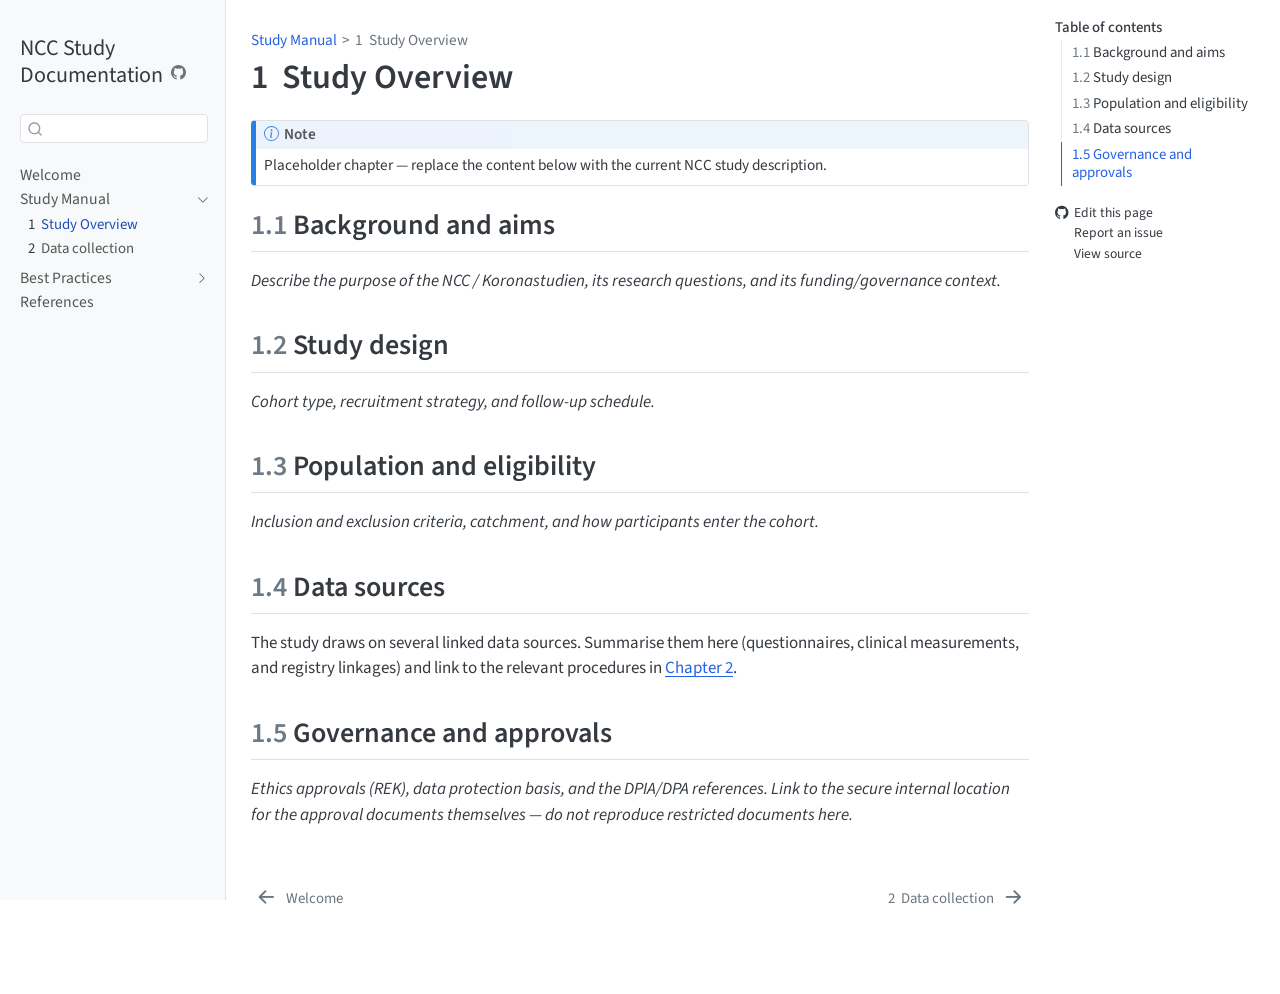
<file: manual/study-overview.html>
<!DOCTYPE html>
<html xmlns="http://www.w3.org/1999/xhtml" lang="en" xml:lang="en"><head>

<meta charset="utf-8">
<meta name="generator" content="quarto-1.11.9">

<meta name="viewport" content="width=device-width, initial-scale=1.0, user-scalable=yes">


<title>1&nbsp; Study Overview – NCC Study Documentation</title>
<style>
/* Default styles provided by pandoc.
** See https://pandoc.org/MANUAL.html#variables-for-html for config info.
*/
span.smallcaps{font-variant: small-caps;}
div.columns{display: flex; gap: 1.5em;}
div.column{flex: auto;}
@media screen {
div.columns{gap: min(4vw, 1.5em);}
div.column{overflow-x: auto;}
}
div.hanging-indent{margin-left: 1.5em; text-indent: -1.5em;}
ul.task-list{list-style: none;}
ul.task-list li input[type="checkbox"] {
  width: 0.8em;
  margin: 0 0.8em 0.2em -1em; /* quarto-specific, see https://github.com/quarto-dev/quarto-cli/issues/4556 */ 
  vertical-align: middle;
}
</style>


<script src="../site_libs/quarto-nav/quarto-nav.js"></script>
<script src="../site_libs/quarto-nav/headroom.min.js"></script>
<script src="../site_libs/clipboard/clipboard.min.js"></script>
<script src="../site_libs/quarto-search/autocomplete.umd.js"></script>
<script src="../site_libs/quarto-search/fuse.min.js"></script>
<script src="../site_libs/quarto-search/quarto-search.js"></script>
<meta name="quarto:offset" content="../">
<link href="../manual/data-collection.html" rel="next">
<link href="../index.html" rel="prev">
<script src="../site_libs/quarto-html/quarto.js" type="module"></script>
<script src="../site_libs/quarto-html/tabsets/tabsets.js" type="module"></script>
<script src="../site_libs/quarto-html/scrollable-regions/scrollable-regions.js" type="module"></script>
<script src="../site_libs/quarto-html/popper.min.js"></script>
<script src="../site_libs/quarto-html/tippy.umd.min.js"></script>
<script src="../site_libs/quarto-html/anchor.min.js"></script>
<link href="../site_libs/quarto-html/tippy.css" rel="stylesheet">
<link href="../site_libs/quarto-html/quarto-syntax-highlighting-63b5708e65d6cd79cd7618c58d0c21e7.css" rel="stylesheet" id="quarto-text-highlighting-styles">
<script src="../site_libs/bootstrap/bootstrap.min.js"></script>
<link href="../site_libs/bootstrap/bootstrap-icons.css" rel="stylesheet">
<link href="../site_libs/bootstrap/bootstrap-a71520af13e4c6b5a7ac03cb4efe7867.min.css" rel="stylesheet" append-hash="true" id="quarto-bootstrap" data-mode="light">
<script id="quarto-search-options" type="application/json">{
  "location": "sidebar",
  "copy-button": false,
  "collapse-after": 3,
  "panel-placement": "start",
  "type": "textbox",
  "limit": 50,
  "keyboard-shortcut": [
    "f",
    "/",
    "s"
  ],
  "show-item-context": false,
  "language": {
    "search-no-results-text": "No results",
    "search-matching-documents-text": "matching documents",
    "search-copy-link-title": "Copy link to search",
    "search-hide-matches-text": "Hide additional matches",
    "search-more-match-text": "more match in this document",
    "search-more-matches-text": "more matches in this document",
    "search-clear-button-title": "Clear",
    "search-text-placeholder": "",
    "search-detached-cancel-button-title": "Cancel",
    "search-submit-button-title": "Submit",
    "search-label": "Search"
  }
}</script>


<link rel="stylesheet" href="../styles.css">
</head>

<body class="nav-sidebar docked quarto-light"><a id="quarto-skip-link" class="visually-hidden-focusable" href="#quarto-document-content">Skip to main content</a>

<div id="quarto-search-results"></div>
  <header id="quarto-header" class="headroom fixed-top">
  <nav class="quarto-secondary-nav" aria-label="Toolbar">
    <div class="container-fluid d-flex">
      <button type="button" class="quarto-btn-toggle btn" data-bs-toggle="collapse" role="button" data-bs-target=".quarto-sidebar-collapse-item" aria-controls="quarto-sidebar" aria-expanded="false" aria-label="Toggle sidebar navigation" onclick="if (window.quartoToggleHeadroom) { window.quartoToggleHeadroom(); }">
        <i class="bi bi-layout-text-sidebar-reverse"></i>
      </button>
        <nav class="quarto-page-breadcrumbs" aria-label="Breadcrumbs"><ol class="breadcrumb"><li class="breadcrumb-item"><a href="../manual/study-overview.html">Study Manual</a></li><li class="breadcrumb-item"><a href="../manual/study-overview.html"><span class="chapter-number">1</span>&nbsp; <span class="chapter-title">Study Overview</span></a></li></ol></nav>
        <a class="flex-grow-1" data-bs-toggle="collapse" data-bs-target=".quarto-sidebar-collapse-item" onclick="if (window.quartoToggleHeadroom) { window.quartoToggleHeadroom(); }">      
        </a>
      <button type="button" class="btn quarto-search-button" aria-label="Search" onclick="window.quartoOpenSearch();">
        <i class="bi bi-search"></i>
      </button>
    </div>
  </nav>
</header>
<!-- content -->
<div id="quarto-content" class="quarto-container page-columns page-rows-contents page-layout-article">
<!-- sidebar -->
  <nav id="quarto-sidebar" class="sidebar collapse collapse-horizontal quarto-sidebar-collapse-item sidebar-navigation docked overflow-auto" aria-label="Site">
    <div class="pt-lg-2 mt-2 text-left sidebar-header">
    <div class="sidebar-title mb-0 py-0">
      <a href="../">NCC Study Documentation</a> 
        <div class="sidebar-tools-main">
    <a href="https://github.com/ncc-study/ncc-docs" title="Source Code" class="quarto-navigation-tool px-1" aria-label="Source Code"><i class="bi bi-github"></i></a>
</div>
    </div>
      </div>
        <div class="mt-2 flex-shrink-0 align-items-center">
        <div class="sidebar-search">
        <div id="quarto-search" class="" title="Search"></div>
        </div>
        </div>
    <div class="sidebar-menu-container"> 
    <ul class="list-unstyled mt-1">
        <li class="sidebar-item">
  <div class="sidebar-item-container"> 
  <a href="../index.html" class="sidebar-item-text sidebar-link">
 <span class="menu-text">Welcome</span></a>
  </div>
</li>
        <li class="sidebar-item sidebar-item-section">
      <div class="sidebar-item-container"> 
            <button type="button" class="sidebar-item-text sidebar-item-toggle sidebar-link text-start" data-bs-toggle="collapse" data-bs-target="#quarto-sidebar-section-1" aria-controls="quarto-sidebar-section-1" aria-expanded="true">
 <span class="menu-text" id="quarto-sidebar-section-1-label">Study Manual</span><i class="bi bi-chevron-right" aria-hidden="true"></i></button>
      </div>
      <ul id="quarto-sidebar-section-1" aria-labelledby="quarto-sidebar-section-1-label" class="collapse list-unstyled sidebar-section depth1 show">  
          <li class="sidebar-item">
  <div class="sidebar-item-container"> 
  <a href="../manual/study-overview.html" class="sidebar-item-text sidebar-link active">
 <span class="menu-text"><span class="chapter-number">1</span>&nbsp; <span class="chapter-title">Study Overview</span></span></a>
  </div>
</li>
          <li class="sidebar-item">
  <div class="sidebar-item-container"> 
  <a href="../manual/data-collection.html" class="sidebar-item-text sidebar-link">
 <span class="menu-text"><span class="chapter-number">2</span>&nbsp; <span class="chapter-title">Data collection</span></span></a>
  </div>
</li>
      </ul>
  </li>
        <li class="sidebar-item sidebar-item-section">
      <div class="sidebar-item-container"> 
            <button type="button" class="sidebar-item-text sidebar-item-toggle sidebar-link text-start collapsed" data-bs-toggle="collapse" data-bs-target="#quarto-sidebar-section-2" aria-controls="quarto-sidebar-section-2" aria-expanded="false">
 <span class="menu-text" id="quarto-sidebar-section-2-label">Best Practices</span><i class="bi bi-chevron-right" aria-hidden="true"></i></button>
      </div>
      <ul id="quarto-sidebar-section-2" aria-labelledby="quarto-sidebar-section-2-label" class="collapse list-unstyled sidebar-section depth1 ">  
          <li class="sidebar-item">
  <div class="sidebar-item-container"> 
  <a href="../best-practices/data-management.html" class="sidebar-item-text sidebar-link">
 <span class="menu-text"><span class="chapter-number">3</span>&nbsp; <span class="chapter-title">Data management</span></span></a>
  </div>
</li>
          <li class="sidebar-item">
  <div class="sidebar-item-container"> 
  <a href="../best-practices/reproducible-analysis.html" class="sidebar-item-text sidebar-link">
 <span class="menu-text"><span class="chapter-number">4</span>&nbsp; <span class="chapter-title">Reproducible Analysis</span></span></a>
  </div>
</li>
          <li class="sidebar-item">
  <div class="sidebar-item-container"> 
  <a href="../best-practices/analysis-workflow.html" class="sidebar-item-text sidebar-link">
 <span class="menu-text"><span class="chapter-number">5</span>&nbsp; <span class="chapter-title">Analysis workflow</span></span></a>
  </div>
</li>
      </ul>
  </li>
        <li class="sidebar-item">
  <div class="sidebar-item-container"> 
  <a href="../references.html" class="sidebar-item-text sidebar-link">
 <span class="menu-text">References</span></a>
  </div>
</li>
    </ul>
    </div>
</nav>
<div id="quarto-sidebar-glass" class="quarto-sidebar-collapse-item" data-bs-toggle="collapse" data-bs-target=".quarto-sidebar-collapse-item"></div>
<!-- margin-sidebar -->
    <div id="quarto-margin-sidebar" class="sidebar margin-sidebar">
        <nav id="TOC" role="doc-toc" aria-labelledby="toc-title" class="toc-active">
    <h2 id="toc-title">Table of contents</h2>
   
  <ul>
  <li><a href="#background-and-aims" id="toc-background-and-aims" class="nav-link active" data-scroll-target="#background-and-aims"><span class="header-section-number">1.1</span> Background and aims</a></li>
  <li><a href="#study-design" id="toc-study-design" class="nav-link" data-scroll-target="#study-design"><span class="header-section-number">1.2</span> Study design</a></li>
  <li><a href="#population-and-eligibility" id="toc-population-and-eligibility" class="nav-link" data-scroll-target="#population-and-eligibility"><span class="header-section-number">1.3</span> Population and eligibility</a></li>
  <li><a href="#data-sources" id="toc-data-sources" class="nav-link" data-scroll-target="#data-sources"><span class="header-section-number">1.4</span> Data sources</a></li>
  <li><a href="#governance-and-approvals" id="toc-governance-and-approvals" class="nav-link" data-scroll-target="#governance-and-approvals"><span class="header-section-number">1.5</span> Governance and approvals</a></li>
  </ul>
<div class="toc-actions"><ul><li><a href="https://github.com/ncc-study/ncc-docs/edit/main/manual/study-overview.qmd" class="toc-action"><i class="bi bi-github"></i>Edit this page</a></li><li><a href="https://github.com/ncc-study/ncc-docs/issues/new" class="toc-action"><i class="bi empty"></i>Report an issue</a></li><li><a href="https://github.com/ncc-study/ncc-docs/blob/main/manual/study-overview.qmd" class="toc-action"><i class="bi empty"></i>View source</a></li></ul></div></nav>
    </div>
<!-- main -->
<main class="content" id="quarto-document-content" tabindex="-1">

<header id="title-block-header" class="quarto-title-block default"><nav class="quarto-page-breadcrumbs quarto-title-breadcrumbs d-none d-lg-block" aria-label="Breadcrumbs"><ol class="breadcrumb"><li class="breadcrumb-item"><a href="../manual/study-overview.html">Study Manual</a></li><li class="breadcrumb-item"><a href="../manual/study-overview.html"><span class="chapter-number">1</span>&nbsp; <span class="chapter-title">Study Overview</span></a></li></ol></nav>
<div class="quarto-title">
<h1 class="title"><span class="chapter-number">1</span>&nbsp; <span class="chapter-title">Study Overview</span></h1>
</div>



<div class="quarto-title-meta">

    
  
    
  </div>
  


</header>


<div class="callout callout-style-default callout-note callout-titled">
<div class="callout-header d-flex align-content-center">
<div class="callout-icon-container">
<i class="callout-icon"></i>
</div>
<div class="callout-title-container flex-fill">
Note
</div>
</div>
<div class="callout-body-container callout-body">
<p>Placeholder chapter — replace the content below with the current NCC study description.</p>
</div>
</div>
<section id="background-and-aims" class="level2" data-number="1.1">
<h2 data-number="1.1" class="anchored" data-anchor-id="background-and-aims"><span class="header-section-number">1.1</span> Background and aims</h2>
<p><em>Describe the purpose of the NCC / Koronastudien, its research questions, and its funding/governance context.</em></p>
</section>
<section id="study-design" class="level2" data-number="1.2">
<h2 data-number="1.2" class="anchored" data-anchor-id="study-design"><span class="header-section-number">1.2</span> Study design</h2>
<p><em>Cohort type, recruitment strategy, and follow-up schedule.</em></p>
</section>
<section id="population-and-eligibility" class="level2" data-number="1.3">
<h2 data-number="1.3" class="anchored" data-anchor-id="population-and-eligibility"><span class="header-section-number">1.3</span> Population and eligibility</h2>
<p><em>Inclusion and exclusion criteria, catchment, and how participants enter the cohort.</em></p>
</section>
<section id="data-sources" class="level2" data-number="1.4">
<h2 data-number="1.4" class="anchored" data-anchor-id="data-sources"><span class="header-section-number">1.4</span> Data sources</h2>
<p>The study draws on several linked data sources. Summarise them here (questionnaires, clinical measurements, and registry linkages) and link to the relevant procedures in <a href="data-collection.html" class="quarto-xref"><span>Chapter 2</span></a>.</p>
</section>
<section id="governance-and-approvals" class="level2" data-number="1.5">
<h2 data-number="1.5" class="anchored" data-anchor-id="governance-and-approvals"><span class="header-section-number">1.5</span> Governance and approvals</h2>
<p><em>Ethics approvals (REK), data protection basis, and the DPIA/DPA references. Link to the secure internal location for the approval documents themselves — do not reproduce restricted documents here.</em></p>


</section>

</main> <!-- /main -->
<script id="quarto-html-after-body" type="application/javascript">
  window.document.addEventListener("DOMContentLoaded", function (event) {
    const icon = "";
    const anchorJS = new window.AnchorJS();
    anchorJS.options = {
      placement: 'right',
      icon: icon
    };
    anchorJS.add('.anchored');
    const isCodeAnnotation = (el) => {
      for (const clz of el.classList) {
        if (clz.startsWith('code-annotation-')) {                     
          return true;
        }
      }
      return false;
    }
    const onCopySuccess = function(e) {
      // button target
      const button = e.trigger;
      // don't keep focus
      button.blur();
      // flash "checked"
      button.classList.add('code-copy-button-checked');
      var currentTitle = button.getAttribute("title");
      button.setAttribute("title", "Copied!");
      let tooltip;
      if (window.bootstrap) {
        button.setAttribute("data-bs-toggle", "tooltip");
        button.setAttribute("data-bs-placement", "left");
        button.setAttribute("data-bs-title", "Copied!");
        tooltip = new bootstrap.Tooltip(button, 
          { trigger: "manual", 
            customClass: "code-copy-button-tooltip",
            offset: [0, -8]});
        tooltip.show();    
      }
      setTimeout(function() {
        if (tooltip) {
          tooltip.hide();
          button.removeAttribute("data-bs-title");
          button.removeAttribute("data-bs-toggle");
          button.removeAttribute("data-bs-placement");
        }
        button.setAttribute("title", currentTitle);
        button.classList.remove('code-copy-button-checked');
      }, 1000);
      // clear code selection
      e.clearSelection();
    }
    const getTextToCopy = function(trigger) {
      const outerScaffold = trigger.parentElement.cloneNode(true);
      const codeEl = outerScaffold.querySelector('code');
      for (const childEl of codeEl.children) {
        if (isCodeAnnotation(childEl)) {
          childEl.remove();
        }
      }
      return codeEl.innerText;
    }
    const clipboard = new window.ClipboardJS('.code-copy-button:not([data-in-quarto-modal])', {
      text: getTextToCopy
    });
    clipboard.on('success', onCopySuccess);
    if (window.document.getElementById('quarto-embedded-source-code-modal')) {
      const clipboardModal = new window.ClipboardJS('.code-copy-button[data-in-quarto-modal]', {
        text: getTextToCopy,
        container: window.document.getElementById('quarto-embedded-source-code-modal')
      });
      clipboardModal.on('success', onCopySuccess);
    }
      var localhostRegex = new RegExp(/^(?:http|https):\/\/localhost\:?[0-9]*\//);
      var mailtoRegex = new RegExp(/^mailto:/);
        var filterRegex = new RegExp('/' + window.location.host + '/');
      var isInternal = (href) => {
          return filterRegex.test(href) || localhostRegex.test(href) || mailtoRegex.test(href);
      }
      // Inspect non-navigation links and adorn them if external
      window.quartoDecorateExternalLinks = function (root) {
     var links = (root || window.document).querySelectorAll('a[href]:not(.nav-link):not(.navbar-brand):not(.toc-action):not(.sidebar-link):not(.sidebar-item-toggle):not(.pagination-link):not(.no-external):not([aria-hidden]):not(.dropdown-item):not(.quarto-navigation-tool):not(.about-link)');
      for (var i=0; i<links.length; i++) {
        const link = links[i];
        if (!isInternal(link.href)) {
          // undo the damage that might have been done by quarto-nav.js in the case of
          // links that we want to consider external
          if (link.dataset.originalHref !== undefined) {
            link.href = link.dataset.originalHref;
          }
          if (!link.classList.contains('no-external-icon')) {
          }
        }
      }
      };
      window.quartoDecorateExternalLinks(window.document);
    // Esc closes the popup (WCAG 1.4.13) and focus leaving both trigger and
    // popup closes it (WCAG 2.4.11); tippy handles neither for interactive popups.
    const hideOnEscAndFocusOut = {
      name: 'hideOnEscAndFocusOut',
      defaultValue: true,
      fn(instance) {
        const dismiss = () => {
          // A show scheduled by the trigger delay would otherwise reopen it
          instance.clearDelayTimeouts();
          instance.hide();
        };
        const onKeyDown = (event) => {
          if (event.key !== 'Escape') {
            return;
          }
          // Keep Esc from also reaching page handlers (e.g. reveal.js overview),
          // except an open reveal.js slide menu, which Esc should close too.
          // The menu handles keys only when its keyboard option is on.
          const menuHandlesEsc = window.Reveal?.getPlugin?.('menu')?.isOpen() &&
            window.Reveal.getConfig().menu?.keyboard !== false;
          if (!menuHandlesEsc) {
            event.stopPropagation();
          }
          if (instance.popper.contains(window.document.activeElement)) {
            // Disabled while refocusing so the focus trigger does not reopen it
            instance.disable();
            instance.reference.focus();
            instance.enable();
          }
          dismiss();
        };
        const onFocusOut = (event) => {
          const target = event.relatedTarget;
          if (target && !instance.reference.contains(target) &&
              !instance.popper.contains(target)) {
            dismiss();
          }
        };
        // On the trigger too: a click trigger (code-annotations: select) has no
        // blur handling. Attached for the instance's lifetime so leaving the
        // trigger also cancels a show still pending on the trigger delay.
        instance.reference.addEventListener('focusout', onFocusOut);
        return {
          onShow() {
            window.document.addEventListener('keydown', onKeyDown, true);
            instance.popper.addEventListener('focusout', onFocusOut);
          },
          onHide() {
            window.document.removeEventListener('keydown', onKeyDown, true);
            instance.popper.removeEventListener('focusout', onFocusOut);
          },
          onDestroy() {
            instance.reference.removeEventListener('focusout', onFocusOut);
          },
        };
      },
    };
    function tippyHover(el, contentFn, onTriggerFn, onUntriggerFn) {
      const config = {
        allowHTML: true,
        maxWidth: 500,
        delay: 100,
        arrow: false,
        appendTo: function(el) {
            return el.parentElement;
        },
        interactive: true,
        interactiveBorder: 10,
        theme: 'quarto',
        placement: 'bottom-start',
        plugins: [hideOnEscAndFocusOut],
      };
      if (contentFn) {
        config.content = contentFn;
      }
      if (onTriggerFn) {
        config.onTrigger = onTriggerFn;
      }
      if (onUntriggerFn) {
        config.onUntrigger = onUntriggerFn;
      }
      window.tippy(el, config); 
    }
    const noterefs = window.document.querySelectorAll('a[role="doc-noteref"]');
    for (var i=0; i<noterefs.length; i++) {
      const ref = noterefs[i];
      tippyHover(ref, function() {
        // use id or data attribute instead here
        let href = ref.getAttribute('data-footnote-href') || ref.getAttribute('href');
        try { href = new URL(href).hash; } catch {}
        const id = href.replace(/^#\/?/, "");
        const note = window.document.getElementById(id);
        if (note) {
          return note.innerHTML;
        } else {
          return "";
        }
      });
    }
    const xrefs = window.document.querySelectorAll('a.quarto-xref');
    const processXRef = (id, note) => {
      // Strip column container classes
      const stripColumnClz = (el) => {
        el.classList.remove("page-full", "page-columns");
        if (el.children) {
          for (const child of el.children) {
            stripColumnClz(child);
          }
        }
      }
      stripColumnClz(note)
      if (id === null || id.startsWith('sec-')) {
        // Special case sections, only their first couple elements
        const container = document.createElement("div");
        if (note.children && note.children.length > 2) {
          container.appendChild(note.children[0].cloneNode(true));
          for (let i = 1; i < note.children.length; i++) {
            const child = note.children[i];
            if (child.tagName === "P" && child.innerText === "") {
              continue;
            } else {
              container.appendChild(child.cloneNode(true));
              break;
            }
          }
          if (window.Quarto?.typesetMath) {
            window.Quarto.typesetMath(container);
          }
          return container.innerHTML
        } else {
          if (window.Quarto?.typesetMath) {
            window.Quarto.typesetMath(note);
          }
          return note.innerHTML;
        }
      } else {
        // Remove any anchor links if they are present
        const anchorLink = note.querySelector('a.anchorjs-link');
        if (anchorLink) {
          anchorLink.remove();
        }
        if (window.Quarto?.typesetMath) {
          window.Quarto.typesetMath(note);
        }
        if (note.classList.contains("callout")) {
          return note.outerHTML;
        } else {
          return note.innerHTML;
        }
      }
    }
    for (var i=0; i<xrefs.length; i++) {
      const xref = xrefs[i];
      tippyHover(xref, undefined, function(instance) {
        instance.disable();
        let url = xref.getAttribute('href');
        let hash = undefined; 
        if (url.startsWith('#')) {
          hash = url;
        } else {
          try { hash = new URL(url).hash; } catch {}
        }
        if (hash) {
          const id = hash.replace(/^#\/?/, "");
          const note = window.document.getElementById(id);
          if (note !== null) {
            try {
              const html = processXRef(id, note.cloneNode(true));
              instance.setContent(html);
            } finally {
              instance.enable();
              instance.show();
            }
          } else {
            // See if we can fetch this
            fetch(url.split('#')[0])
            .then(res => res.text())
            .then(html => {
              const parser = new DOMParser();
              const htmlDoc = parser.parseFromString(html, "text/html");
              const note = htmlDoc.getElementById(id);
              if (note !== null) {
                const html = processXRef(id, note);
                instance.setContent(html);
              } 
            }).finally(() => {
              instance.enable();
              instance.show();
            });
          }
        } else {
          // See if we can fetch a full url (with no hash to target)
          // This is a special case and we should probably do some content thinning / targeting
          fetch(url)
          .then(res => res.text())
          .then(html => {
            const parser = new DOMParser();
            const htmlDoc = parser.parseFromString(html, "text/html");
            const note = htmlDoc.querySelector('main.content');
            if (note !== null) {
              // This should only happen for chapter cross references
              // (since there is no id in the URL)
              // remove the first header
              if (note.children.length > 0 && note.children[0].tagName === "HEADER") {
                note.children[0].remove();
              }
              const html = processXRef(null, note);
              instance.setContent(html);
            } 
          }).finally(() => {
            instance.enable();
            instance.show();
          });
        }
      }, function(instance) {
      });
    }
        let selectedAnnoteEl;
        const selectorForAnnotation = ( cell, annotation) => {
          let cellAttr = 'data-code-cell="' + cell + '"';
          let lineAttr = 'data-code-annotation="' +  annotation + '"';
          const selector = 'span[' + cellAttr + '][' + lineAttr + ']';
          return selector;
        }
        const selectCodeLines = (annoteEl) => {
          const doc = window.document;
          const targetCell = annoteEl.getAttribute("data-target-cell");
          const targetAnnotation = annoteEl.getAttribute("data-target-annotation");
          const annoteSpan = window.document.querySelector(selectorForAnnotation(targetCell, targetAnnotation));
          const lines = annoteSpan.getAttribute("data-code-lines").split(",");
          const lineIds = lines.map((line) => {
            return targetCell + "-" + line;
          })
          // Each band is positioned against its own containing block, which is
          // not the offsetParent of the lines, so place it from client rects.
          const placeBand = (band, firstEl, lastEl, codeBlock) => {
            const container = band.offsetParent;
            if (container === null) {
              return;
            }
            const containerRect = container.getBoundingClientRect();
            // Reveal.js scales slides with a transform, so convert client
            // pixels back to the CSS pixels of the container.
            const scale = containerRect.height / container.offsetHeight || 1;
            const firstRect = firstEl.getBoundingClientRect();
            const lastRect = lastEl.getBoundingClientRect();
            const top = (firstRect.top - containerRect.top) / scale - container.clientTop + container.scrollTop;
            const height = (lastRect.bottom - firstRect.top) / scale;
            band.style.top = top - 2 + "px";
            band.style.height = height + 4 + "px";
            if (codeBlock) {
              // Without the copy button wrapper, the containing block is wider
              // than the code block, so span the code block explicitly.
              const blockRect = codeBlock.getBoundingClientRect();
              band.style.left = (blockRect.left - containerRect.left) / scale - container.clientLeft + container.scrollLeft + "px";
              band.style.width = blockRect.width / scale + "px";
            }
          };
          if (lineIds.length > 0) {
            const el = window.document.getElementById(lineIds[0]);
            const lastEl = window.document.getElementById(lineIds[lineIds.length - 1]);
            const parent = el.parentElement.parentElement;
            // cook up a div (if necessary) and position it
            let div = window.document.getElementById("code-annotation-line-highlight");
            if (div === null) {
              div = window.document.createElement("div");
              div.setAttribute("id", "code-annotation-line-highlight");
              div.style.position = 'absolute';
              parent.appendChild(div);
            }
            placeBand(div, el, lastEl, parent.closest("div.sourceCode") || parent);
            let gutterDiv = window.document.getElementById("code-annotation-line-highlight-gutter");
            if (gutterDiv === null) {
              gutterDiv = window.document.createElement("div");
              gutterDiv.setAttribute("id", "code-annotation-line-highlight-gutter");
              gutterDiv.style.position = 'absolute';
              const codeCell = window.document.getElementById(targetCell);
              const gutter = codeCell.querySelector('.code-annotation-gutter');
              gutter.appendChild(gutterDiv);
            }
            placeBand(gutterDiv, el, lastEl);
            selectedAnnoteEl = annoteEl;
          }
        };
        const unselectCodeLines = () => {
          const elementsIds = ["code-annotation-line-highlight", "code-annotation-line-highlight-gutter"];
          elementsIds.forEach((elId) => {
            const div = window.document.getElementById(elId);
            if (div) {
              div.remove();
            }
          });
          selectedAnnoteEl = undefined;
        };
          // Handle positioning of the toggle
      window.addEventListener(
        "resize",
        throttle(() => {
          elRect = undefined;
          if (selectedAnnoteEl) {
            selectCodeLines(selectedAnnoteEl);
          }
        }, 10)
      );
      function throttle(fn, ms) {
      let throttle = false;
      let timer;
        return (...args) => {
          if(!throttle) { // first call gets through
              fn.apply(this, args);
              throttle = true;
          } else { // all the others get throttled
              if(timer) clearTimeout(timer); // cancel #2
              timer = setTimeout(() => {
                fn.apply(this, args);
                timer = throttle = false;
              }, ms);
          }
        };
      }
        // Attach click handler to the DT
        const annoteDls = window.document.querySelectorAll('dt[data-target-cell]');
        for (const annoteDlNode of annoteDls) {
          annoteDlNode.addEventListener('click', (event) => {
            const clickedEl = event.target;
            if (clickedEl !== selectedAnnoteEl) {
              unselectCodeLines();
              const activeEl = window.document.querySelector('dt[data-target-cell].code-annotation-active');
              if (activeEl) {
                activeEl.classList.remove('code-annotation-active');
              }
              selectCodeLines(clickedEl);
              clickedEl.classList.add('code-annotation-active');
            } else {
              // Unselect the line
              unselectCodeLines();
              clickedEl.classList.remove('code-annotation-active');
            }
          });
        }
    const findCites = (el) => {
      const parentEl = el.parentElement;
      if (parentEl) {
        const cites = parentEl.dataset.cites;
        if (cites) {
          return {
            el,
            cites: cites.split(' ')
          };
        } else {
          return findCites(el.parentElement)
        }
      } else {
        return undefined;
      }
    };
    var bibliorefs = window.document.querySelectorAll('a[role="doc-biblioref"]');
    for (var i=0; i<bibliorefs.length; i++) {
      const ref = bibliorefs[i];
      const citeInfo = findCites(ref);
      if (citeInfo) {
        tippyHover(citeInfo.el, function() {
          var popup = window.document.createElement('div');
          citeInfo.cites.forEach(function(cite) {
            var citeDiv = window.document.createElement('div');
            citeDiv.classList.add('hanging-indent');
            citeDiv.classList.add('csl-entry');
            var biblioDiv = window.document.getElementById('ref-' + cite);
            if (biblioDiv) {
              citeDiv.innerHTML = biblioDiv.innerHTML;
            }
            popup.appendChild(citeDiv);
          });
          return popup.innerHTML;
        });
      }
    }
  });
  </script>
  <script type="application/javascript">
  window.quartoScrollableRegionsLabels = {"code":"Scrollable code","output":"Scrollable output"};
  </script>
<nav class="page-navigation" aria-label="Page">
  <div class="nav-page nav-page-previous">
      <a href="../index.html" class="pagination-link" aria-label="Welcome">
        <i class="bi bi-arrow-left-short"></i> <span class="nav-page-text">Welcome</span>
      </a>          
  </div>
  <div class="nav-page nav-page-next">
      <a href="../manual/data-collection.html" class="pagination-link" aria-label="Data collection">
        <span class="nav-page-text"><span class="chapter-number">2</span>&nbsp; <span class="chapter-title">Data collection</span></span> <i class="bi bi-arrow-right-short"></i>
      </a>
  </div>
</nav>
</div> <!-- /content -->




<footer class="footer"><div class="nav-footer"><div class="nav-footer-center"><div class="toc-actions d-sm-block d-md-none"><ul><li><a href="https://github.com/ncc-study/ncc-docs/edit/main/manual/study-overview.qmd" class="toc-action"><i class="bi bi-github"></i>Edit this page</a></li><li><a href="https://github.com/ncc-study/ncc-docs/issues/new" class="toc-action"><i class="bi empty"></i>Report an issue</a></li><li><a href="https://github.com/ncc-study/ncc-docs/blob/main/manual/study-overview.qmd" class="toc-action"><i class="bi empty"></i>View source</a></li></ul></div></div></div></footer></body></html>
</file>
<file: site_libs/quarto-html/tippy.css>
.tippy-box[data-animation=fade][data-state=hidden]{opacity:0}[data-tippy-root]{max-width:calc(100vw - 10px)}.tippy-box{position:relative;background-color:#333;color:#fff;border-radius:4px;font-size:14px;line-height:1.4;white-space:normal;outline:0;transition-property:transform,visibility,opacity}.tippy-box[data-placement^=top]>.tippy-arrow{bottom:0}.tippy-box[data-placement^=top]>.tippy-arrow:before{bottom:-7px;left:0;border-width:8px 8px 0;border-top-color:initial;transform-origin:center top}.tippy-box[data-placement^=bottom]>.tippy-arrow{top:0}.tippy-box[data-placement^=bottom]>.tippy-arrow:before{top:-7px;left:0;border-width:0 8px 8px;border-bottom-color:initial;transform-origin:center bottom}.tippy-box[data-placement^=left]>.tippy-arrow{right:0}.tippy-box[data-placement^=left]>.tippy-arrow:before{border-width:8px 0 8px 8px;border-left-color:initial;right:-7px;transform-origin:center left}.tippy-box[data-placement^=right]>.tippy-arrow{left:0}.tippy-box[data-placement^=right]>.tippy-arrow:before{left:-7px;border-width:8px 8px 8px 0;border-right-color:initial;transform-origin:center right}.tippy-box[data-inertia][data-state=visible]{transition-timing-function:cubic-bezier(.54,1.5,.38,1.11)}.tippy-arrow{width:16px;height:16px;color:#333}.tippy-arrow:before{content:"";position:absolute;border-color:transparent;border-style:solid}.tippy-content{position:relative;padding:5px 9px;z-index:1}
</file>
<file: site_libs/quarto-html/quarto-syntax-highlighting-63b5708e65d6cd79cd7618c58d0c21e7.css>
/* quarto syntax highlight colors */
:root {
  --quarto-hl-ot-color: #003B4F;
  --quarto-hl-at-color: #657422;
  --quarto-hl-ss-color: #20794D;
  --quarto-hl-an-color: #5E5E5E;
  --quarto-hl-fu-color: #4758AB;
  --quarto-hl-st-color: #20794D;
  --quarto-hl-cf-color: #003B4F;
  --quarto-hl-op-color: #5E5E5E;
  --quarto-hl-er-color: #AD0000;
  --quarto-hl-bn-color: #AD0000;
  --quarto-hl-al-color: #AD0000;
  --quarto-hl-va-color: #111111;
  --quarto-hl-bu-color: inherit;
  --quarto-hl-ex-color: inherit;
  --quarto-hl-pp-color: #AD0000;
  --quarto-hl-in-color: #5E5E5E;
  --quarto-hl-vs-color: #20794D;
  --quarto-hl-wa-color: #5E5E5E;
  --quarto-hl-do-color: #5E5E5E;
  --quarto-hl-im-color: #00769E;
  --quarto-hl-ch-color: #20794D;
  --quarto-hl-dt-color: #AD0000;
  --quarto-hl-fl-color: #AD0000;
  --quarto-hl-co-color: #5E5E5E;
  --quarto-hl-cv-color: #5E5E5E;
  --quarto-hl-cn-color: #8f5902;
  --quarto-hl-sc-color: #5E5E5E;
  --quarto-hl-dv-color: #AD0000;
  --quarto-hl-kw-color: #003B4F;
}

/* other quarto variables */
:root {
  --quarto-font-monospace: SFMono-Regular, Menlo, Monaco, Consolas, "Liberation Mono", "Courier New", monospace;
}

/* syntax highlight based on Pandoc's rules */
pre > code.sourceCode > span {
  color: #003B4F;
}

code.sourceCode > span {
  color: #003B4F;
}

div.sourceCode,
div.sourceCode pre.sourceCode {
  color: #003B4F;
}

/* Normal */
code span {
  color: #003B4F;
}

/* Alert */
code span.al {
  color: #AD0000;
  font-style: inherit;
}

/* Annotation */
code span.an {
  color: #5E5E5E;
  font-style: inherit;
}

/* Attribute */
code span.at {
  color: #657422;
  font-style: inherit;
}

/* BaseN */
code span.bn {
  color: #AD0000;
  font-style: inherit;
}

/* BuiltIn */
code span.bu {
  font-style: inherit;
}

/* ControlFlow */
code span.cf {
  color: #003B4F;
  font-weight: bold;
  font-style: inherit;
}

/* Char */
code span.ch {
  color: #20794D;
  font-style: inherit;
}

/* Constant */
code span.cn {
  color: #8f5902;
  font-style: inherit;
}

/* Comment */
code span.co {
  color: #5E5E5E;
  font-style: inherit;
}

/* CommentVar */
code span.cv {
  color: #5E5E5E;
  font-style: italic;
}

/* Documentation */
code span.do {
  color: #5E5E5E;
  font-style: italic;
}

/* DataType */
code span.dt {
  color: #AD0000;
  font-style: inherit;
}

/* DecVal */
code span.dv {
  color: #AD0000;
  font-style: inherit;
}

/* Error */
code span.er {
  color: #AD0000;
  font-style: inherit;
}

/* Extension */
code span.ex {
  font-style: inherit;
}

/* Float */
code span.fl {
  color: #AD0000;
  font-style: inherit;
}

/* Function */
code span.fu {
  color: #4758AB;
  font-style: inherit;
}

/* Import */
code span.im {
  color: #00769E;
  font-style: inherit;
}

/* Information */
code span.in {
  color: #5E5E5E;
  font-style: inherit;
}

/* Keyword */
code span.kw {
  color: #003B4F;
  font-weight: bold;
  font-style: inherit;
}

/* Operator */
code span.op {
  color: #5E5E5E;
  font-style: inherit;
}

/* Other */
code span.ot {
  color: #003B4F;
  font-style: inherit;
}

/* Preprocessor */
code span.pp {
  color: #AD0000;
  font-style: inherit;
}

/* SpecialChar */
code span.sc {
  color: #5E5E5E;
  font-style: inherit;
}

/* SpecialString */
code span.ss {
  color: #20794D;
  font-style: inherit;
}

/* String */
code span.st {
  color: #20794D;
  font-style: inherit;
}

/* Variable */
code span.va {
  color: #111111;
  font-style: inherit;
}

/* VerbatimString */
code span.vs {
  color: #20794D;
  font-style: inherit;
}

/* Warning */
code span.wa {
  color: #5E5E5E;
  font-style: italic;
}

.prevent-inlining {
  content: "</";
}

/*# sourceMappingURL=054cc16b9e9817627be6994582d2ffb5.css.map */
</file>
<file: styles.css>
/* NCC study documentation — team-editable styles.
   Keep overrides minimal; the cosmo theme handles most of the look. */

:root {
  --ncc-accent: #0b6e4f;
}

.sidebar-title {
  font-weight: 600;
}

/* Google Scholar bibliometrics on the landing page (index.qmd). */
.scholar-metrics {
  display: grid;
  grid-template-columns: repeat(auto-fit, minmax(8rem, 1fr));
  gap: 0.75rem;
  margin: 1rem 0 0.5rem;
}

.scholar-metric {
  border: 1px solid var(--bs-border-color, #dee2e6);
  border-top: 3px solid var(--ncc-accent);
  border-radius: 0.375rem;
  padding: 0.75rem 1rem;
}

.scholar-value {
  display: block;
  font-size: 1.75rem;
  font-weight: 600;
  line-height: 1.2;
  font-variant-numeric: tabular-nums;
}

.scholar-label {
  display: block;
  font-size: 0.875rem;
  color: var(--bs-secondary-color, #6c757d);
}

.scholar-source {
  font-size: 0.8125rem;
  color: var(--bs-secondary-color, #6c757d);
}
</file>
